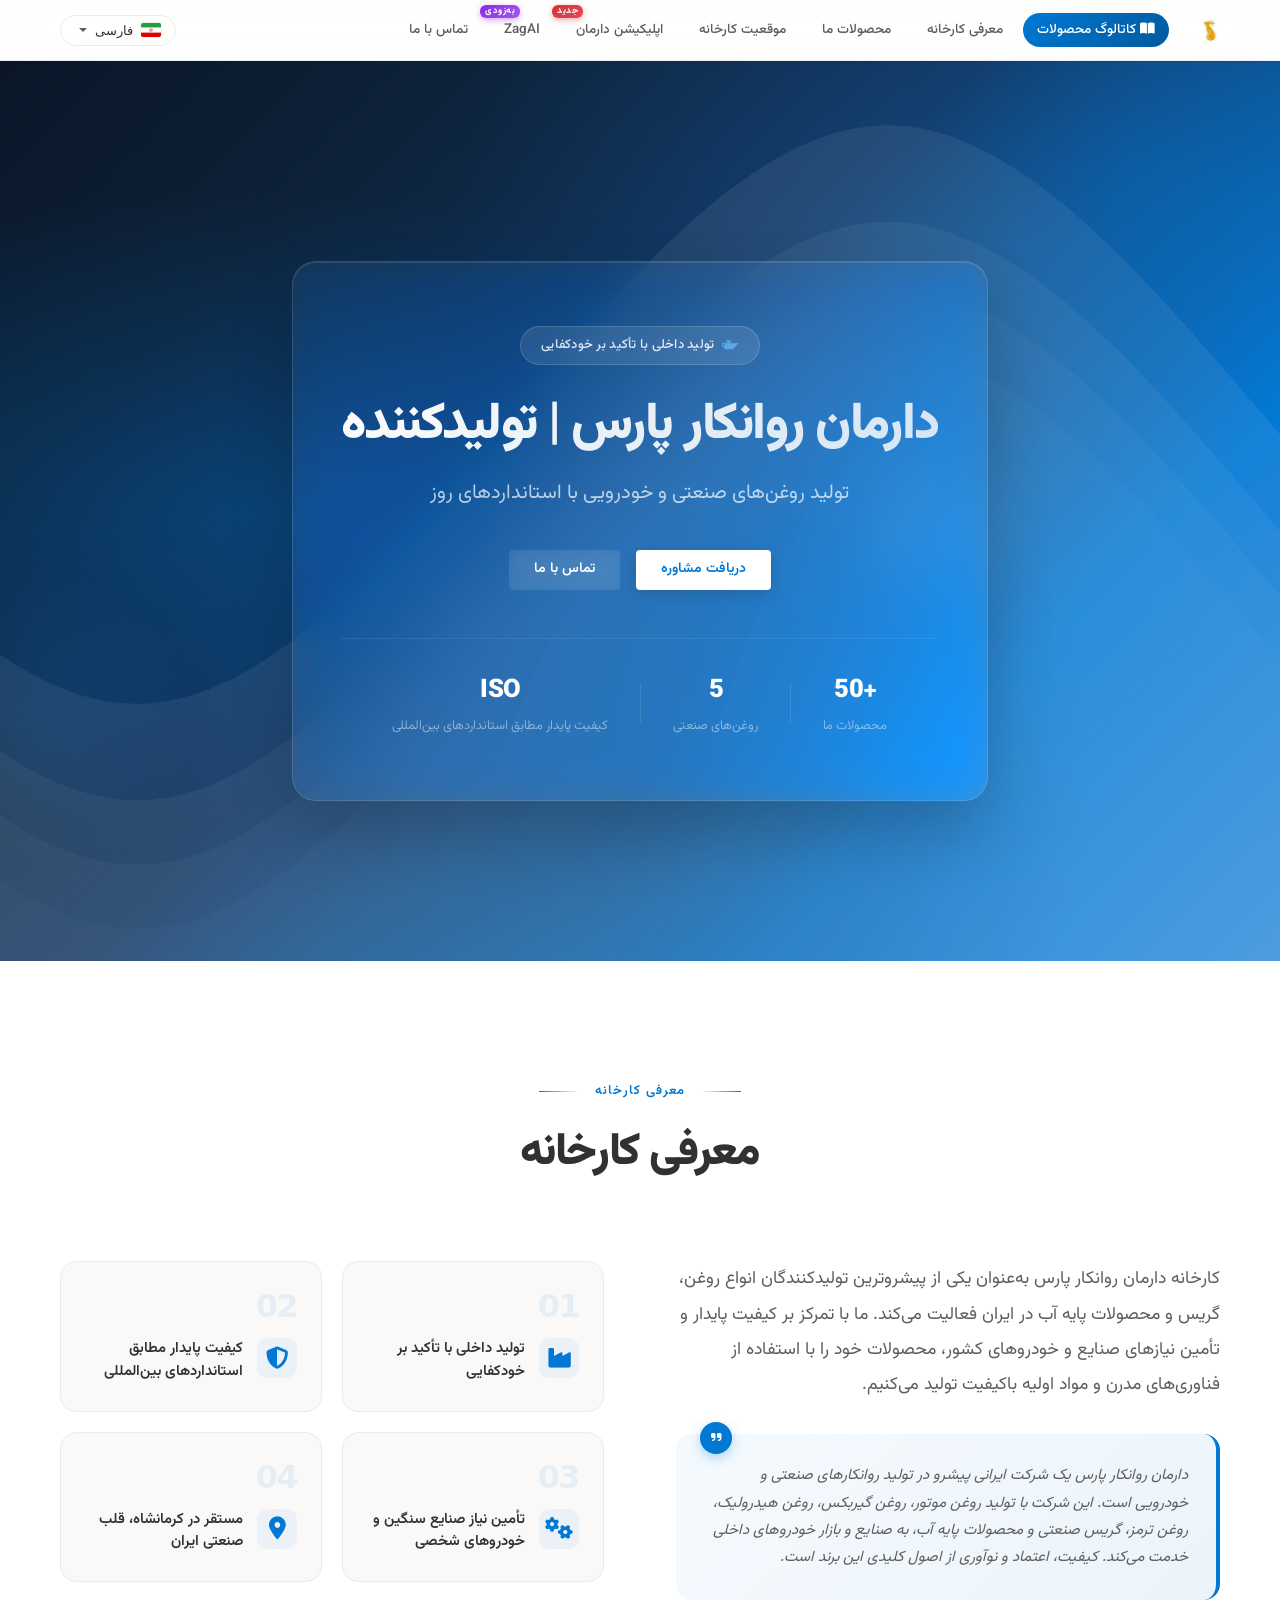
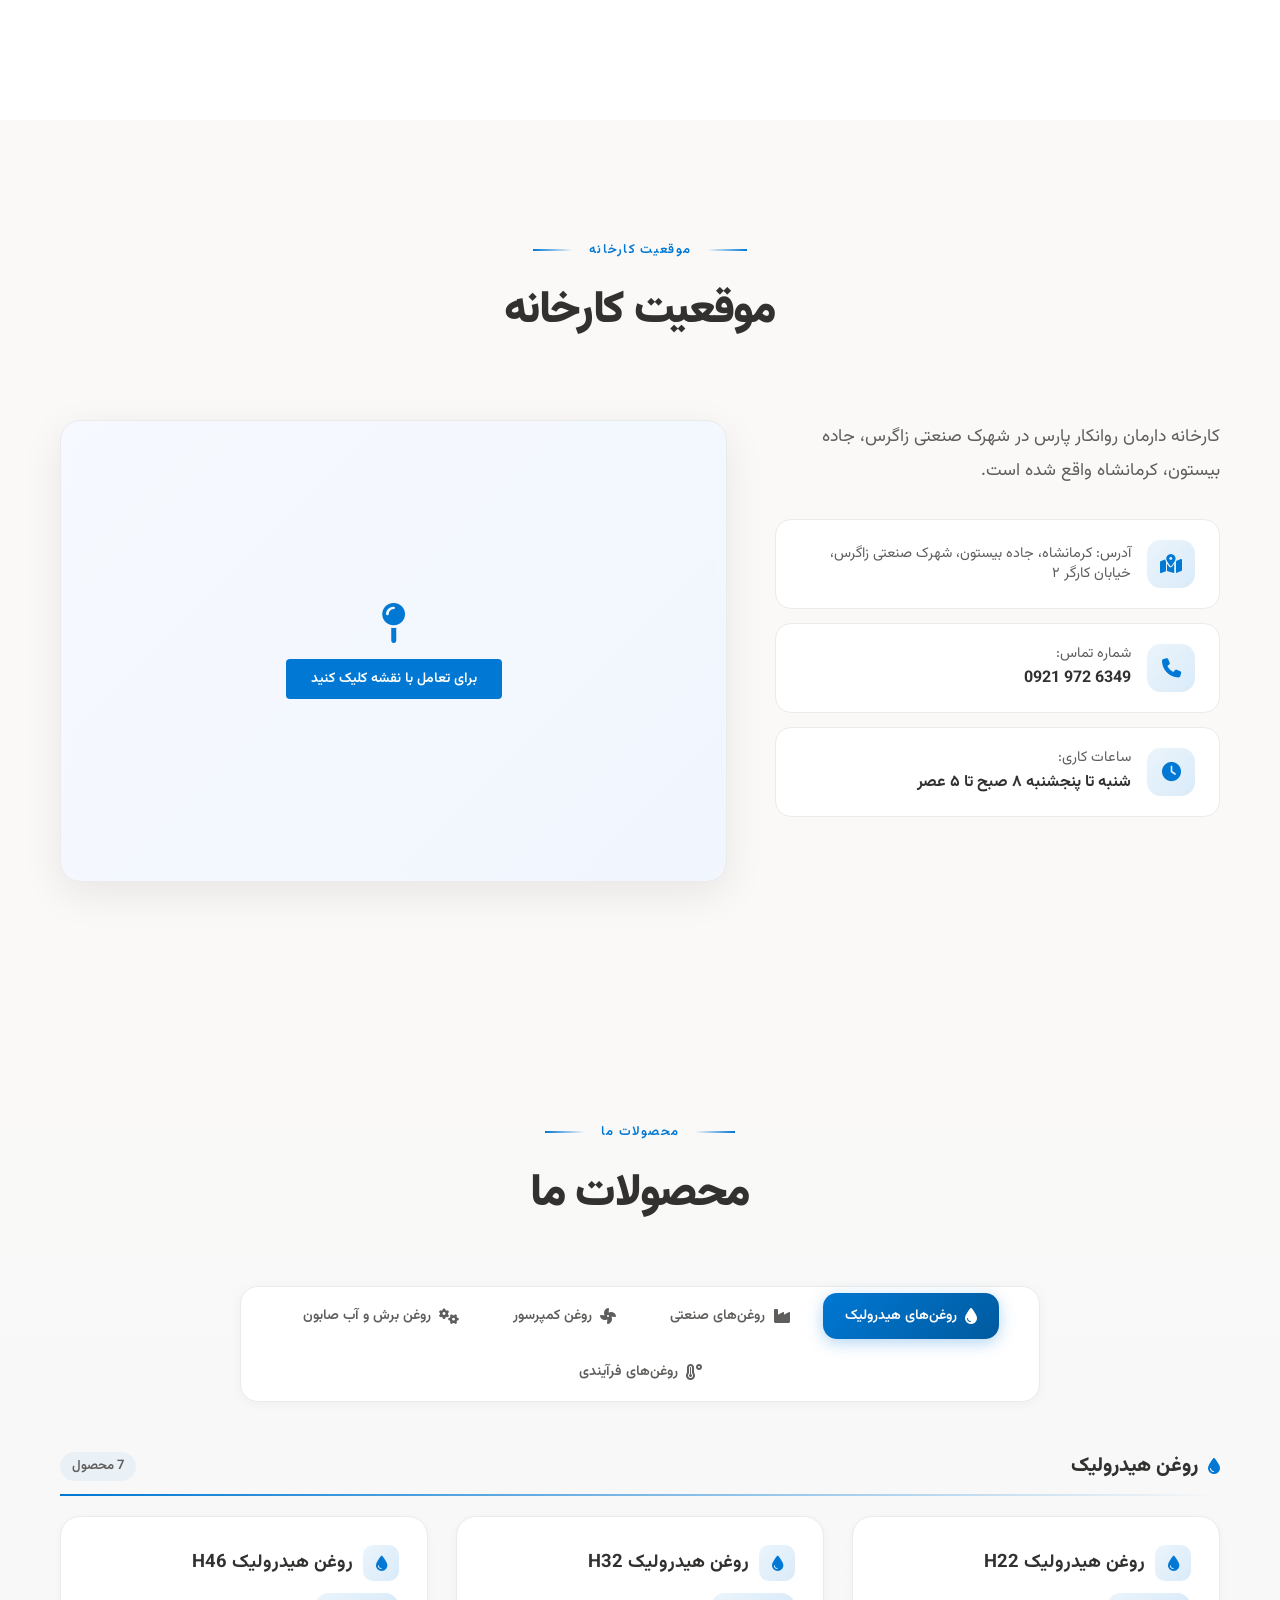
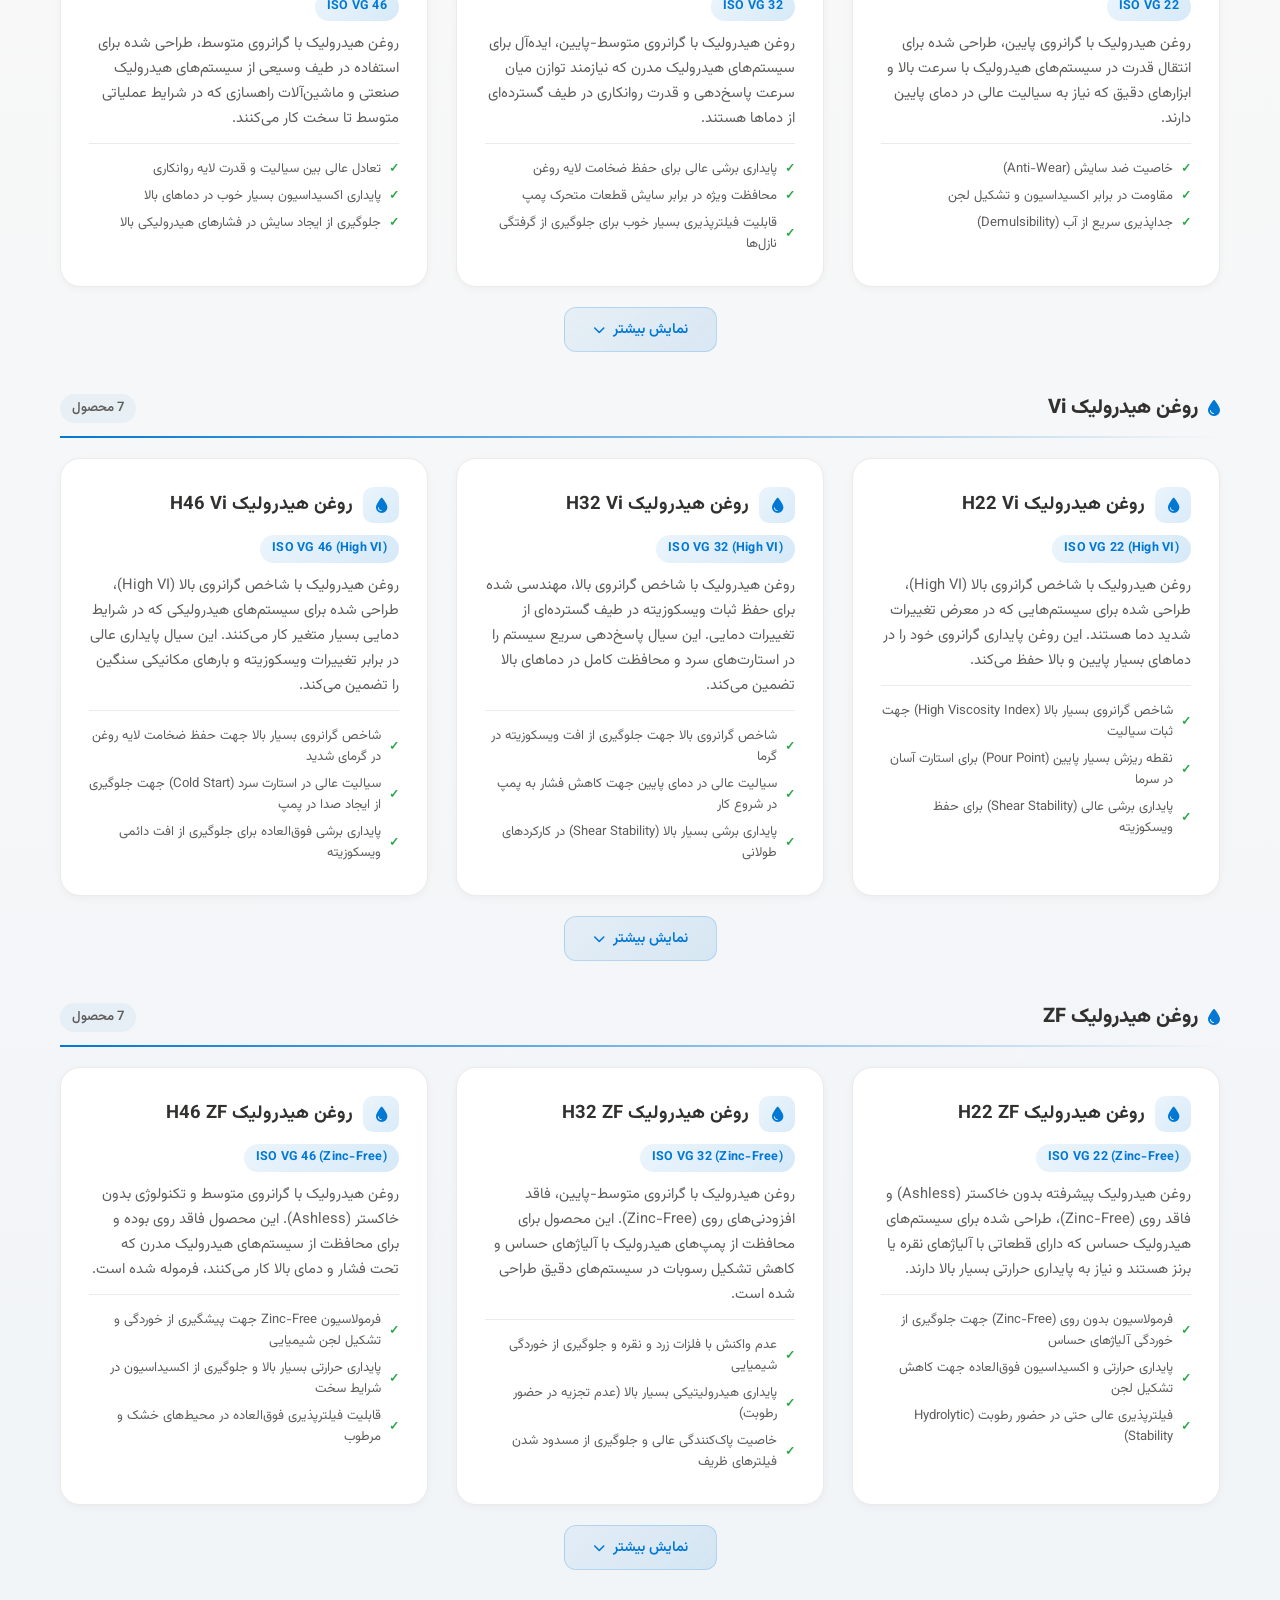
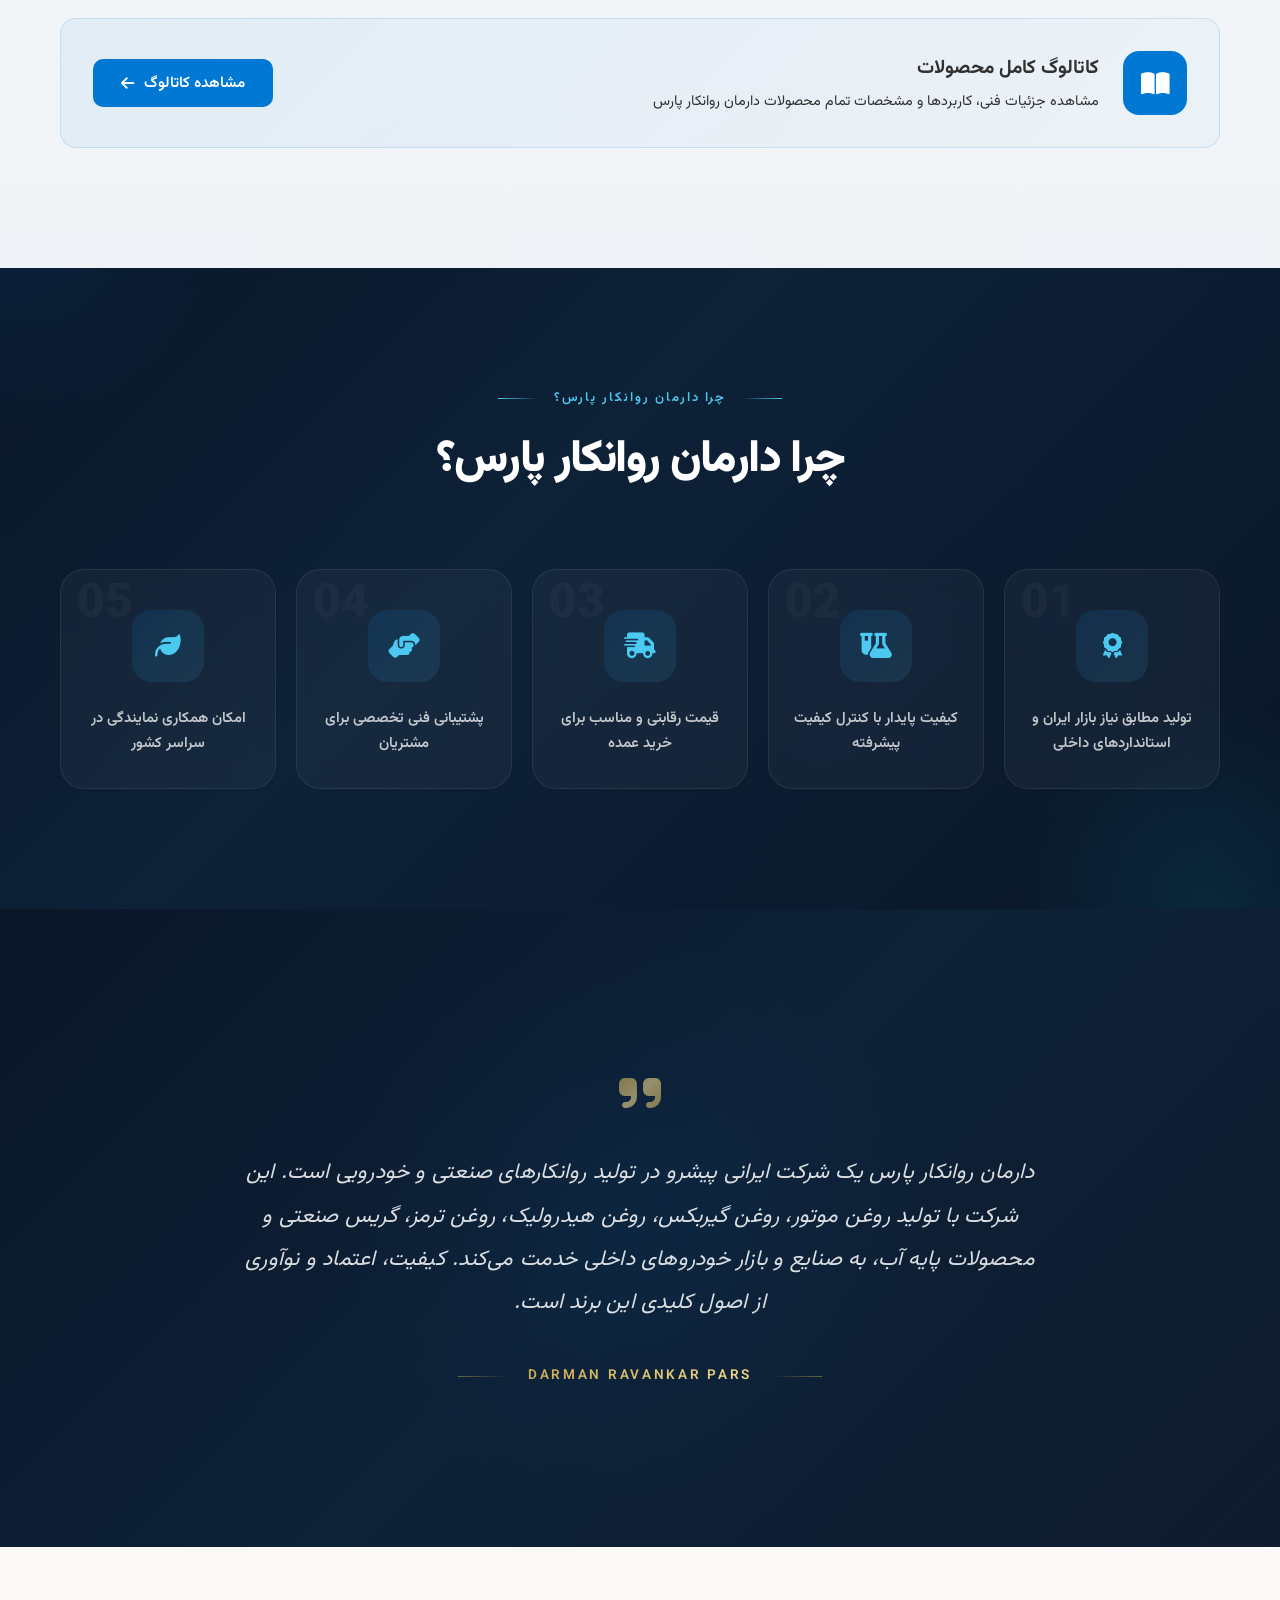
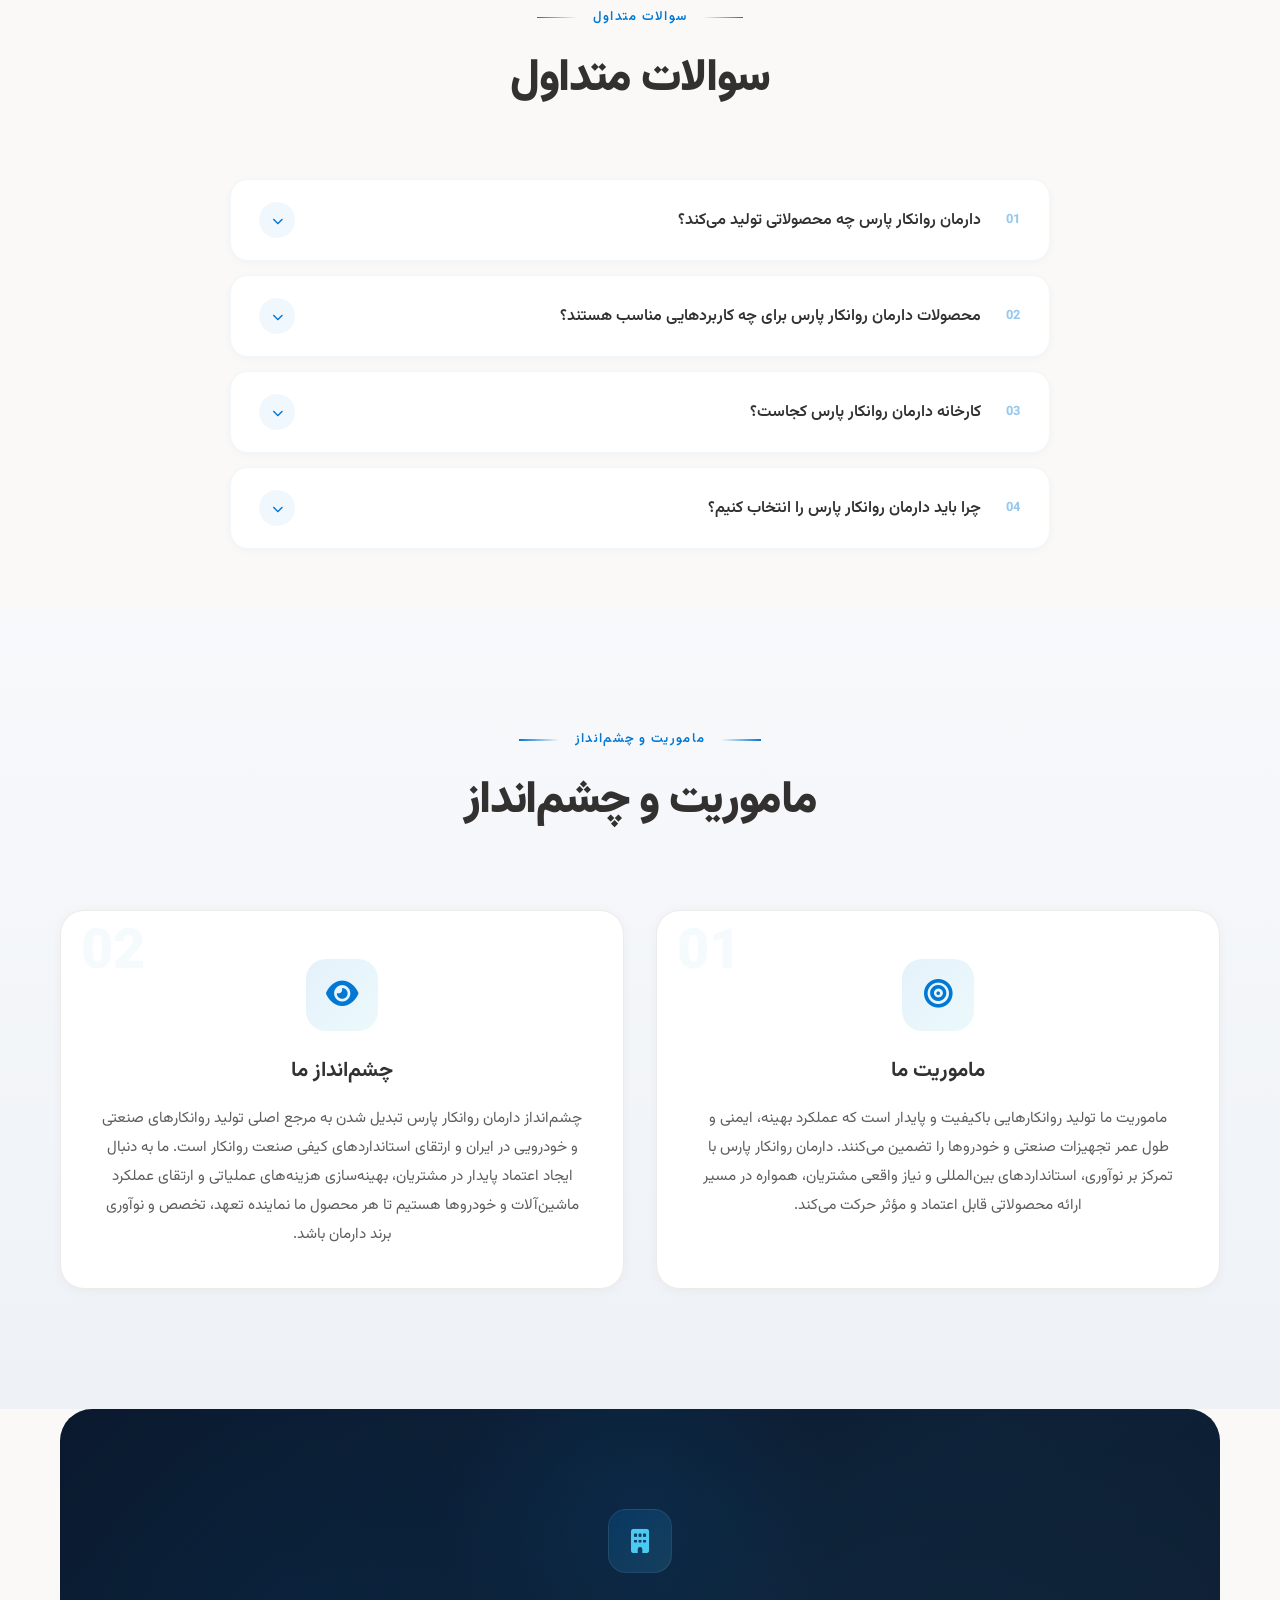
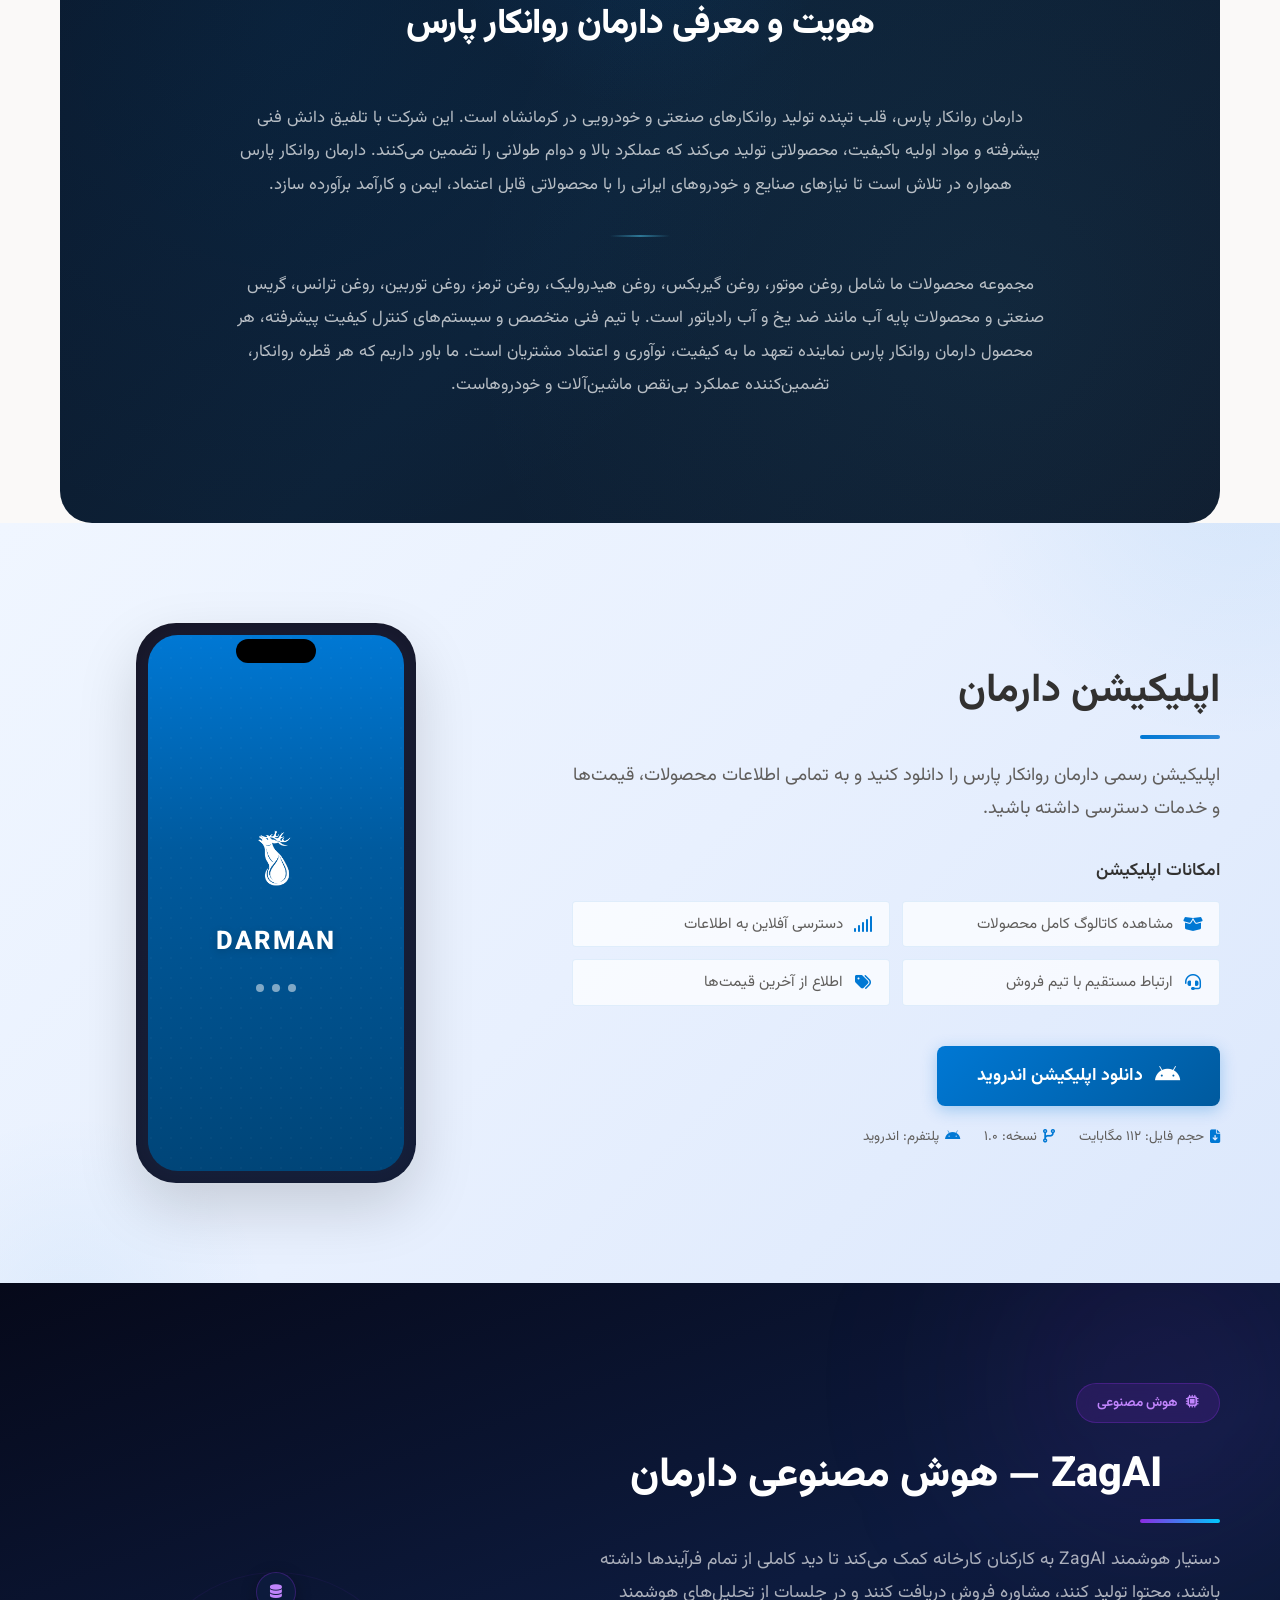
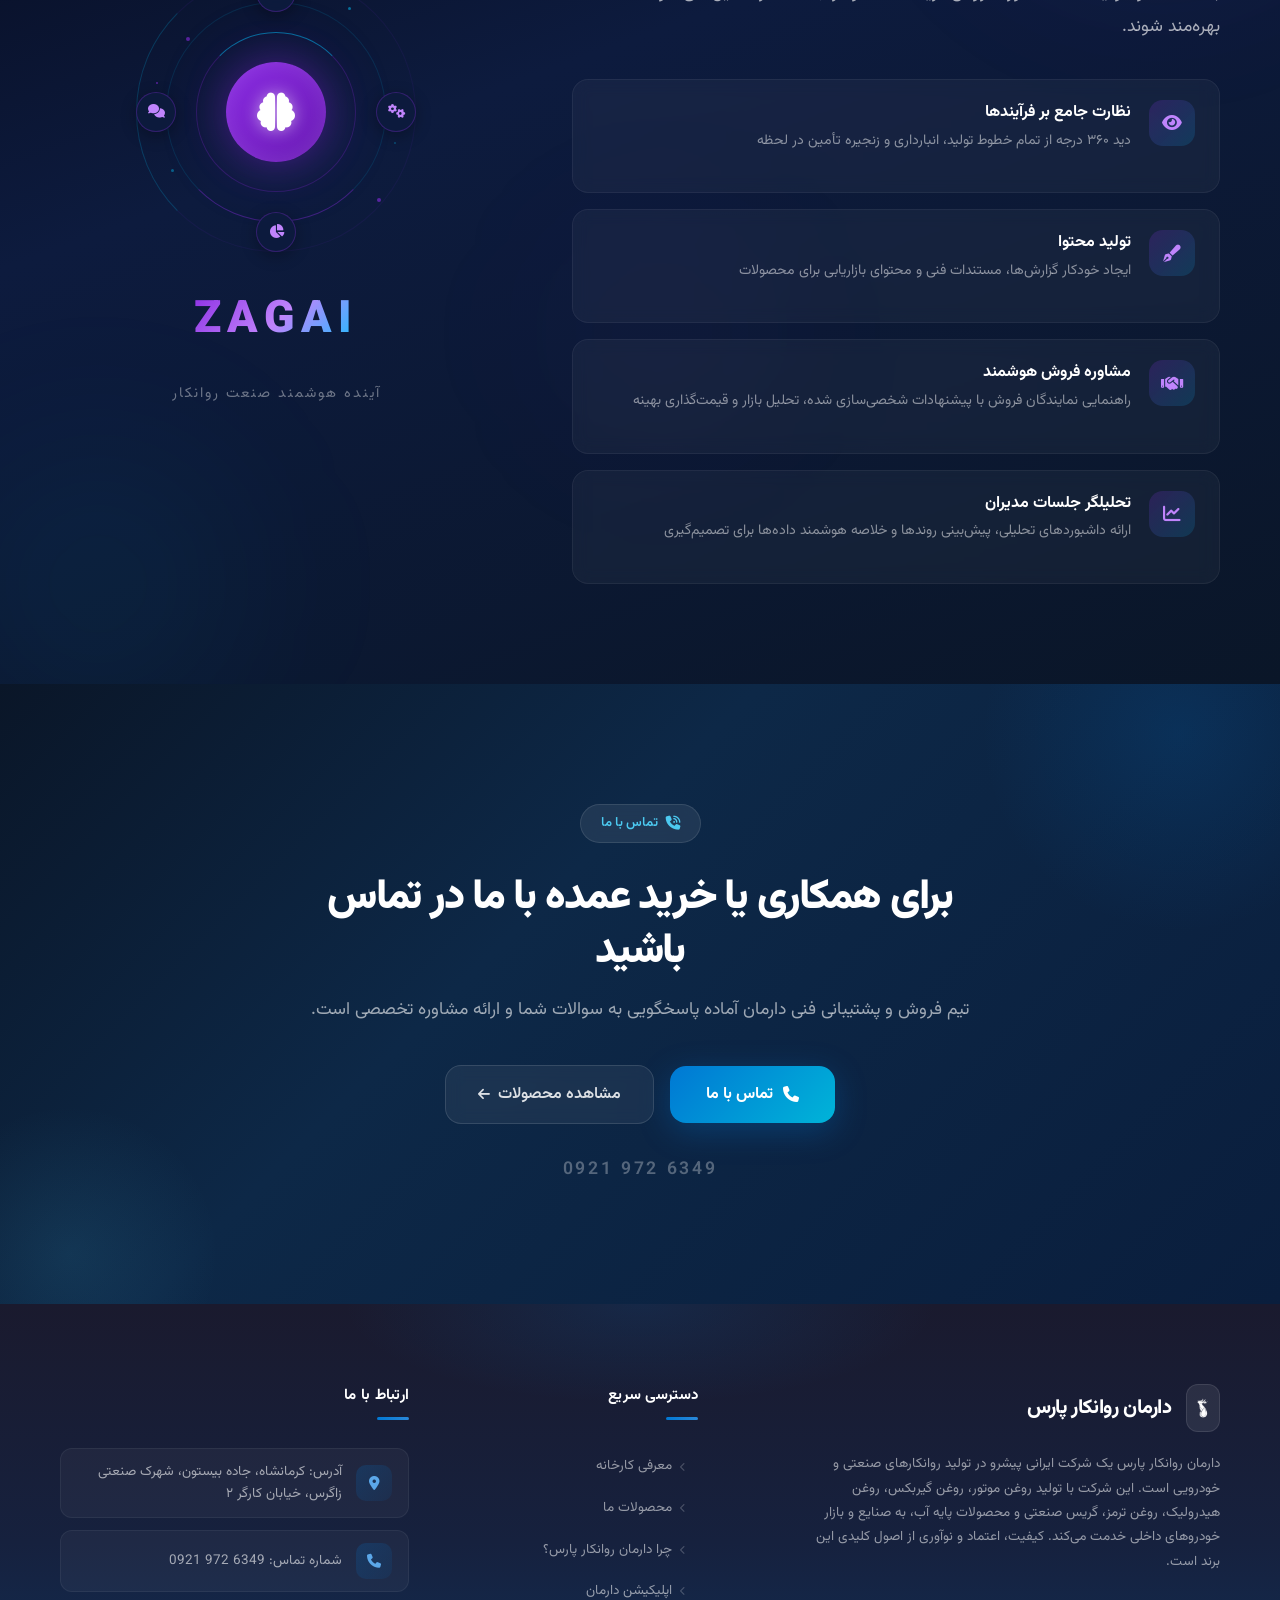
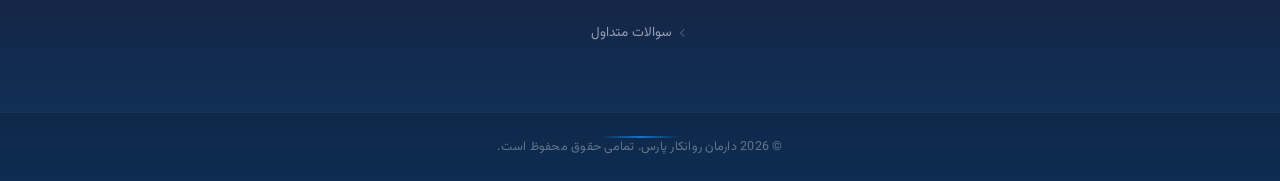
<file: index.html>
<!-- HTML Document for Darman Ravankar Pars Landing Page -->
<!DOCTYPE html>
<html lang="fa" dir="rtl" prefix="og: https://ogp.me/ns#">

<head>
    <!-- Meta tags for character encoding, viewport, and SEO -->
    <meta charset="UTF-8">
    <meta name="viewport" content="width=device-width, initial-scale=1.0">
    <title data-i18n="title">دارمان روانکار پارس - تولیدکننده تخصصی روانکار</title>
    <meta name="description" data-i18n="description"
        content="تولیدکننده تخصصی انواع روانکار صنعتی و خودرویی در کرمانشاه، ایران. روغن هیدرولیک، صنعتی، کمپرسور، گریس و ضد یخ با کیفیت بالا.">
    <meta name="keywords"
        content="دارمان روانکار پارس, روانکار صنعتی, روغن هیدرولیک, روغن صنعتی, روغن کمپرسور, روغن موتور, گریس صنعتی, ضد یخ, روغن ترانس, کرمانشاه, Darman Ravankar Pars, industrial lubricant, hydraulic oil, engine oil, Kermanshah Iran">
    <meta name="robots" content="index, follow, max-image-preview:large, max-snippet:-1, max-video-preview:-1">
    <meta name="author" content="دارمان روانکار پارس">
    <meta name="publisher" content="دارمان روانکار پارس">
    <meta name="theme-color" content="#1a3a5c">
    <!-- Canonical URL -->
    <link rel="canonical" href="https://drp-oil.ir/">
    <!-- Hreflang alternate language links -->
    <link rel="alternate" hreflang="fa" href="https://drp-oil.ir/?lang=fa">
    <link rel="alternate" hreflang="en" href="https://drp-oil.ir/?lang=en">
    <link rel="alternate" hreflang="ar" href="https://drp-oil.ir/?lang=ar">
    <link rel="alternate" hreflang="ru" href="https://drp-oil.ir/?lang=ru">
    <link rel="alternate" hreflang="tr" href="https://drp-oil.ir/?lang=tr">
    <link rel="alternate" hreflang="ur" href="https://drp-oil.ir/?lang=ur">
    <link rel="alternate" hreflang="x-default" href="https://drp-oil.ir/">
    <!-- Open Graph meta tags for social media sharing -->
    <meta property="og:title" content="دارمان روانکار پارس - تولیدکننده تخصصی روانکار">
    <meta property="og:description" content="تولیدکننده تخصصی انواع روانکار صنعتی و خودرویی در کرمانشاه، ایران">
    <meta property="og:image" content="https://drp-oil.ir/static/images/darman_image_main.png">
    <meta property="og:image:alt" content="لوگو دارمان روانکار پارس">
    <meta property="og:image:width" content="512">
    <meta property="og:image:height" content="512">
    <meta property="og:type" content="website">
    <meta property="og:url" content="https://drp-oil.ir/">
    <meta property="og:site_name" content="دارمان روانکار پارس">
    <meta property="og:locale" content="fa_IR">
    <meta property="og:locale:alternate" content="en_US">
    <meta property="og:locale:alternate" content="ar_AE">
    <meta property="og:locale:alternate" content="ru_RU">
    <meta property="og:locale:alternate" content="tr_TR">
    <!-- Twitter Card meta tags -->
    <meta name="twitter:card" content="summary_large_image">
    <meta name="twitter:title" content="دارمان روانکار پارس - تولیدکننده تخصصی روانکار">
    <meta name="twitter:description" content="تولیدکننده تخصصی انواع روانکار صنعتی و خودرویی در کرمانشاه، ایران">
    <meta name="twitter:image" content="https://drp-oil.ir/static/images/darman_image_main.png">
    <meta name="twitter:image:alt" content="لوگو دارمان روانکار پارس">
    <!-- Favicon -->
    <link rel="icon" type="image/png" href="static/images/darman_image_main.png">
    <link rel="apple-touch-icon" href="static/images/darman_image_main.png">
    <!-- Structured Data for AI Search Optimization (LLMO) -->
    <script id="structured-data-script"></script>
    <!-- Structured Data: Organization -->
    <script type="application/ld+json">
    {
        "@context": "https://schema.org",
        "@type": "Organization",
        "name": "دارمان روانکار پارس",
        "alternateName": "Darman Ravankar Pars",
        "url": "https://drp-oil.ir/",
        "logo": "https://drp-oil.ir/static/images/darman_image_main.png",
        "description": "تولیدکننده تخصصی انواع روانکار صنعتی و خودرویی در کرمانشاه، ایران",
        "address": {
            "@type": "PostalAddress",
            "addressLocality": "کرمانشاه",
            "addressRegion": "کرمانشاه",
            "addressCountry": "IR"
        },
        "telephone": "+989219726349",
        "sameAs": [],
        "contactPoint": {
            "@type": "ContactPoint",
            "telephone": "+989219726349",
            "contactType": "sales",
            "availableLanguage": ["Persian", "English", "Arabic", "Turkish", "Russian"]
        }
    }
    </script>
    <!-- Structured Data: WebSite (for search box) -->
    <script type="application/ld+json">
    {
        "@context": "https://schema.org",
        "@type": "WebSite",
        "name": "دارمان روانکار پارس",
        "alternateName": "Darman Ravankar Pars",
        "url": "https://drp-oil.ir/"
    }
    </script>
    <!-- Structured Data: LocalBusiness -->
    <script type="application/ld+json">
    {
        "@context": "https://schema.org",
        "@type": "Manufacturer",
        "name": "دارمان روانکار پارس",
        "image": "https://drp-oil.ir/static/images/darman_image_main.png",
        "url": "https://drp-oil.ir/",
        "telephone": "+989219726349",
        "address": {
            "@type": "PostalAddress",
            "streetAddress": "شهرک صنعتی زاگرس، جاده بیستون",
            "addressLocality": "کرمانشاه",
            "addressRegion": "کرمانشاه",
            "addressCountry": "IR"
        },
        "geo": {
            "@type": "GeoCoordinates",
            "latitude": 34.325,
            "longitude": 47.240
        },
        "openingHoursSpecification": {
            "@type": "OpeningHoursSpecification",
            "dayOfWeek": ["Saturday", "Sunday", "Monday", "Tuesday", "Wednesday", "Thursday"],
            "opens": "08:00",
            "closes": "17:00"
        },
        "priceRange": "$$"
    }
    </script>
    <!-- Structured Data: FAQPage (for rich results) -->
    <script type="application/ld+json">
    {
        "@context": "https://schema.org",
        "@type": "FAQPage",
        "mainEntity": [
            {
                "@type": "Question",
                "name": "دارمان روانکار پارس چه محصولاتی تولید می‌کند؟",
                "acceptedAnswer": {
                    "@type": "Answer",
                    "text": "این شرکت تولیدکننده روانکارهای صنعتی و خودرویی شامل روغن موتور، روغن گیربکس، روغن هیدرولیک، روغن ترمز، روغن توربین، روغن ترانس، گریس صنعتی و محصولات پایه آب مانند ضد یخ و آب رادیاتور است."
                }
            },
            {
                "@type": "Question",
                "name": "محصولات دارمان روانکار پارس برای چه کاربردهایی مناسب هستند؟",
                "acceptedAnswer": {
                    "@type": "Answer",
                    "text": "روغن‌ها و گریس‌های دارمان روانکار پارس برای ماشین‌آلات صنعتی، خودروهای سبک و سنگین، سیستم‌های هیدرولیک، گیربکس‌ها، توربین‌ها و سیستم‌های خنک‌کننده طراحی شده‌اند."
                }
            },
            {
                "@type": "Question",
                "name": "کارخانه دارمان روانکار پارس کجاست؟",
                "acceptedAnswer": {
                    "@type": "Answer",
                    "text": "این کارخانه در استان کرمانشاه، ایران مستقر است و محصولات خود را به صنایع مختلف و بازار داخلی عرضه می‌کند."
                }
            },
            {
                "@type": "Question",
                "name": "چرا باید دارمان روانکار پارس را انتخاب کنیم؟",
                "acceptedAnswer": {
                    "@type": "Answer",
                    "text": "دارمان روانکار پارس با کیفیت پایدار، کنترل کیفیت پیشرفته، قیمت رقابتی و پشتیبانی فنی تخصصی، گزینه‌ای قابل اعتماد برای مشتریان و نمایندگی‌ها است."
                }
            }
        ]
    }
    </script>
    <!-- Link to external stylesheet -->
    <link rel="stylesheet" href="style.css">
    <!-- Font Awesome for Icons -->
    <link rel="stylesheet" href="static/css/all.min.css">
</head>

<body>
    <!-- Header Section with Logo and Navigation -->
    <header>
        <div class="container header-container">
            <div class="header-left">
                <button class="hamburger" id="hamburger-btn" aria-label="Menu">
                    <span class="hamburger-line"></span>
                    <span class="hamburger-line"></span>
                    <span class="hamburger-line"></span>
                </button>
                <img src="static/images/darman_image_main.png" data-i18n="header.logo_alt"
                    alt="لوگو دارمان روانکار پارس" class="logo">
                <nav class="main-nav" id="main-nav" aria-label="ناوبری اصلی">
                    <a href="catalog.html" class="nav-catalog-link" data-lang-only="fa"><i
                            class="fa-solid fa-book-open"></i> کاتالوگ محصولات</a>
                    <a href="#about" data-i18n="about.title">معرفی کارخانه</a>
                    <a href="#products" data-i18n="products.title">محصولات ما</a>
                    <a href="#location" data-i18n="location.title">موقعیت کارخانه</a>
                    <a href="#download-app" class="nav-download-link" data-i18n="download_app.title">اپلیکیشن
                        دارمان<span class="nav-badge-new" data-i18n="download_app.badge">جدید</span></a>
                    <a href="#zagai" class="nav-zagai-link" data-i18n="zagai.nav_title">ZagAI<span
                            class="nav-badge-soon" data-i18n="zagai.nav_badge">به‌زودی</span></a>
                    <a href="#contact" data-i18n="cta.button">تماس با ما</a>
                </nav>
            </div>
            <div class="header-right">
                <div class="language-dropdown">
                    <button class="dropbtn">
                        <img src="static/images/flags/Iran.svg.png" alt="Persian Flag" class="flag-icon"> فارسی
                        <i class="arrow-down"></i>
                    </button>
                    <div class="dropdown-content">
                        <a href="#" data-lang="fa">
                            <img src="static/images/flags/Iran.svg.png" alt="Persian Flag" class="flag-icon"> فارسی
                        </a>
                        <a href="#" data-lang="en">
                            <img src="static/images/flags/Flag-United-Kingdom.webp" alt="English Flag"
                                class="flag-icon">
                            English
                        </a>
                        <a href="#" data-lang="ar">
                            <img src="static/images/flags/ae.png" alt="Arabic Flag" class="flag-icon"> العربية
                        </a>
                        <a href="#" data-lang="tr">
                            <img src="static/images/flags/Flag_of_Turkey.png" alt="Turkish Flag" class="flag-icon">
                            Türkçe
                        </a>
                        <a href="#" data-lang="ru">
                            <img src="static/images/flags/Flag_of_Russia.svg.webp" alt="Russian Flag" class="flag-icon">
                            Русский
                        </a>
                        <a href="#" data-lang="ur">
                            <img src="static/images/flags/Flag_of_Pakistan.svg.png" alt="Urdu Flag" class="flag-icon">
                            اردو
                        </a>
                    </div>
                </div>
            </div>
        </div>
    </header>

    <!-- Hero Section with Typewriter Title and CTA Buttons -->
    <section class="hero">
        <!-- Animated Waves Background -->
        <div class="hero-waves-container">
            <svg class="waves" xmlns="http://www.w3.org/2000/svg" xmlns:xlink="http://www.w3.org/1999/xlink"
                viewBox="0 24 150 28" preserveAspectRatio="none" shape-rendering="auto" style="width: 100%;">
                <defs>
                    <path id="gentle-wave"
                        d="M-160 44c30 0 58-18 88-18s 58 18 88 18 58-18 88-18 58 18 88 18 s 58-18 88-18 58 18 88 18 s 58-18 88-18 58 18 88 18 v44h-704z" />
                </defs>
                <g class="parallax">
                    <use xlink:href="#gentle-wave" x="0" y="0" fill="rgba(255,255,255,0.07)" />
                    <use xlink:href="#gentle-wave" x="0" y="3" fill="rgba(255,255,255,0.05)" />
                    <use xlink:href="#gentle-wave" x="0" y="5" fill="rgba(255,255,255,0.03)" />
                    <use xlink:href="#gentle-wave" x="0" y="7" fill="rgba(255,255,255,0.02)" />
                </g>
            </svg>
        </div>

        <!-- Floating Orbs -->
        <div class="hero-orb hero-orb-1"></div>
        <div class="hero-orb hero-orb-2"></div>
        <div class="hero-orb hero-orb-3"></div>

        <div class="container">
            <div class="hero-content">
                <div class="hero-badge">
                    <i class="fa-solid fa-oil-can"></i>
                    <span data-i18n="about.features.0">تولید داخلی با تأکید بر خودکفایی</span>
                </div>
                <h1 id="typewriter" data-i18n="hero.typewriter">دارمان روانکار پارس | تولیدکننده تخصصی انواع روانکار
                </h1>
                <p data-i18n="hero.subtitle">تولید روغن‌های صنعتی و خودرویی با استانداردهای روز</p>
                <div class="cta-buttons">
                    <a href="#contact" class="btn btn-hero-primary" data-i18n="hero.buttons.0">دریافت مشاوره</a>
                    <a href="#contact" class="btn btn-hero-secondary" data-i18n="hero.buttons.1">تماس با ما
                    </a>
                </div>
                <div class="hero-stats">
                    <div class="hero-stat">
                        <span class="hero-stat-number">+50</span>
                        <span class="hero-stat-label" data-i18n="products.title">محصولات</span>
                    </div>
                    <div class="hero-stat-divider"></div>
                    <div class="hero-stat">
                        <span class="hero-stat-number">5</span>
                        <span class="hero-stat-label" data-i18n="products.categories.industrial_oils.title">روغن‌های
                            صنعتی</span>
                    </div>
                    <div class="hero-stat-divider"></div>
                    <div class="hero-stat">
                        <span class="hero-stat-number">ISO</span>
                        <span class="hero-stat-label" data-i18n="about.features.1">استاندارد بین‌المللی</span>
                    </div>
                </div>
            </div>
        </div>
    </section>

    <!-- About Section: Factory Introduction -->
    <section id="about" class="about">
        <div class="container">
            <div class="about-header">
                <div class="about-label">
                    <span class="about-label-line"></span>
                    <span data-i18n="about.title" class="about-label-text"></span>
                    <span class="about-label-line"></span>
                </div>
                <h2 data-i18n="about.title" class="about-heading">معرفی کارخانه</h2>
            </div>
            <div class="about-grid">
                <div class="about-main">
                    <p data-i18n="about.content" class="about-description">کارخانه دارمان روانکار پارس به‌عنوان یکی از
                        پیشروترین تولیدکنندگان انواع روغن، گریس و محصولات پایه آب در ایران فعالیت می‌کند.</p>
                    <div class="about-highlight">
                        <div class="about-highlight-icon"><i class="fa-solid fa-quote-right"></i></div>
                        <p data-i18n="brand_intro.content" class="about-highlight-text">دارمان روانکار پارس یک شرکت
                            ایرانی پیشرو در تولید روانکارهای صنعتی و خودرویی است.</p>
                    </div>
                </div>
                <div class="about-features">
                    <div class="feature-card">
                        <div class="feature-number">01</div>
                        <div class="feature-content">
                            <div class="feature-icon"><i class="fa-solid fa-industry"></i></div>
                            <p data-i18n="about.features.0">تولید داخلی با تأکید بر خودکفایی</p>
                        </div>
                    </div>
                    <div class="feature-card">
                        <div class="feature-number">02</div>
                        <div class="feature-content">
                            <div class="feature-icon"><i class="fa-solid fa-shield-halved"></i></div>
                            <p data-i18n="about.features.1">کیفیت پایدار مطابق استانداردهای بین‌المللی</p>
                        </div>
                    </div>
                    <div class="feature-card">
                        <div class="feature-number">03</div>
                        <div class="feature-content">
                            <div class="feature-icon"><i class="fa-solid fa-gears"></i></div>
                            <p data-i18n="about.features.2">تأمین نیاز صنایع سنگین و خودروهای شخصی</p>
                        </div>
                    </div>
                    <div class="feature-card">
                        <div class="feature-number">04</div>
                        <div class="feature-content">
                            <div class="feature-icon"><i class="fa-solid fa-location-dot"></i></div>
                            <p data-i18n="about.features.3">مستقر در کرمانشاه، قلب صنعتی ایران</p>
                        </div>
                    </div>
                </div>
            </div>
        </div>
    </section>

    <!-- Location Section with Embedded Map -->
    <section id="location" class="location">
        <div class="container">
            <div class="location-header">
                <div class="location-label">
                    <span class="location-label-line"></span>
                    <span data-i18n="location.title" class="location-label-text"></span>
                    <span class="location-label-line"></span>
                </div>
                <h2 data-i18n="location.title" class="location-heading">موقعیت کارخانه</h2>
            </div>
            <div class="location-grid">
                <div class="location-info">
                    <p data-i18n="location.content" class="location-desc">کارخانه دارمان روانکار پارس در شهرک صنعتی
                        زاگرس، جاده بیستون، کرمانشاه واقع شده است.</p>
                    <div class="location-cards">
                        <div class="location-card">
                            <div class="location-card-icon">
                                <i class="fa-solid fa-map-location-dot"></i>
                            </div>
                            <div class="location-card-content">
                                <span class="location-card-label" data-i18n="footer.location">آدرس: کرمانشاه، جاده
                                    بیستون، شهرک صنعتی زاگرس، خیابان کارگر ۲</span>
                            </div>
                        </div>
                        <div class="location-card">
                            <div class="location-card-icon">
                                <i class="fa-solid fa-phone"></i>
                            </div>
                            <div class="location-card-content">
                                <span class="location-card-label" data-i18n="footer.phone_label">شماره تماس:</span>
                                <strong dir="ltr" data-i18n="footer.phone_number">0921 972 6349</strong>
                            </div>
                        </div>
                        <div class="location-card">
                            <div class="location-card-icon">
                                <i class="fa-solid fa-clock"></i>
                            </div>
                            <div class="location-card-content">
                                <span class="location-card-label" data-i18n="location.hours_label">ساعات کاری:</span>
                                <strong data-i18n="location.hours_value">شنبه تا پنجشنبه ۸ صبح تا ۵ عصر</strong>
                            </div>
                        </div>
                    </div>
                </div>
                <!-- Map Container with Interaction Overlay -->
                <div class="map-wrapper">
                    <div class="map-overlay" id="map-overlay">
                        <div class="map-overlay-content">
                            <i class="fa-solid fa-map-pin map-overlay-icon"></i>
                            <button class="btn btn-primary" data-i18n="location.interact_btn">برای تعامل با نقشه کلیک
                                کنید</button>
                        </div>
                    </div>
                    <iframe id="factory-map"
                        src="https://www.openstreetmap.org/export/embed.html?bbox=47.22,34.31,47.26,34.34&layer=mapnik&marker=34.325,47.240"
                        width="100%" height="450" style="border:0;" allowfullscreen="" loading="lazy"
                        title="نقشه موقعیت کارخانه دارمان روانکار پارس - کرمانشاه"></iframe>
                </div>
            </div>
        </div>
    </section>

    <!-- Products Section: Categorized Product Cards -->
    <section id="products" class="products">
        <div class="container">
            <div class="products-header">
                <div class="products-label">
                    <span class="products-label-line"></span>
                    <span data-i18n="products.title" class="products-label-text"></span>
                    <span class="products-label-line"></span>
                </div>
                <h2 data-i18n="products.title" class="products-heading">محصولات ما</h2>
            </div>

            <!-- Dynamic Products Content (populated by JS) -->
            <div id="products-dynamic-content"></div>

            <!-- Catalog Link -->
            <div class="catalog-link-box" data-lang-only="fa">
                <div class="catalog-link-content">
                    <div class="catalog-link-icon"><i class="fa-solid fa-book-open"></i></div>
                    <div class="catalog-link-text">
                        <h3 data-i18n-custom="catalog_title">کاتالوگ کامل محصولات</h3>
                        <p data-i18n-custom="catalog_desc">مشاهده جزئیات فنی، کاربردها و مشخصات تمام محصولات دارمان
                            روانکار پارس</p>
                    </div>
                    <a href="catalog.html" class="catalog-link-btn">
                        <span data-i18n-custom="catalog_btn">مشاهده کاتالوگ</span>
                        <i class="fa-solid fa-arrow-left"></i>
                    </a>
                </div>
            </div>
        </div>
    </section>


    <!-- Advantages Section: Why Choose Us -->
    <section id="advantages" class="advantages">
        <div class="container">
            <div class="advantages-header">
                <div class="advantages-label">
                    <span class="advantages-label-line"></span>
                    <span data-i18n="advantages.title" class="advantages-label-text"></span>
                    <span class="advantages-label-line"></span>
                </div>
                <h2 data-i18n="advantages.title" class="advantages-heading">چرا دارمان روانکار پارس؟</h2>
            </div>
            <div class="advantages-grid">
                <div class="advantage-card">
                    <span class="advantage-number">01</span>
                    <div class="advantage-icon-wrap">
                        <i class="fa-solid fa-award"></i>
                    </div>
                    <p data-i18n="advantages.list.0">تولید مطابق نیاز بازار ایران و استانداردهای داخلی</p>
                </div>
                <div class="advantage-card">
                    <span class="advantage-number">02</span>
                    <div class="advantage-icon-wrap">
                        <i class="fa-solid fa-flask-vial"></i>
                    </div>
                    <p data-i18n="advantages.list.1">کیفیت پایدار با کنترل کیفیت پیشرفته</p>
                </div>
                <div class="advantage-card">
                    <span class="advantage-number">03</span>
                    <div class="advantage-icon-wrap">
                        <i class="fa-solid fa-truck-fast"></i>
                    </div>
                    <p data-i18n="advantages.list.2">قیمت رقابتی و مناسب برای خرید عمده</p>
                </div>
                <div class="advantage-card">
                    <span class="advantage-number">04</span>
                    <div class="advantage-icon-wrap">
                        <i class="fa-solid fa-handshake-angle"></i>
                    </div>
                    <p data-i18n="advantages.list.3">پشتیبانی فنی تخصصی برای مشتریان</p>
                </div>
                <div class="advantage-card">
                    <span class="advantage-number">05</span>
                    <div class="advantage-icon-wrap">
                        <i class="fa-solid fa-leaf"></i>
                    </div>
                    <p data-i18n="advantages.list.4">امکان همکاری نمایندگی در سراسر کشور</p>
                </div>
            </div>
        </div>
    </section>

    <!-- Brand Introduction Section for Rich Snippet and LLM -->
    <section id="brand-intro" class="brand-intro">
        <div class="container">
            <div class="brand-highlight">
                <div class="brand-quote-marks">
                    <i class="fa-solid fa-quote-right"></i>
                </div>
                <p data-i18n="brand_intro.content">دارمان روانکار پارس یک شرکت ایرانی پیشرو در تولید روانکارهای صنعتی و
                    خودرویی است. کیفیت، اعتماد و نوآوری از اصول کلیدی این برند است.</p>
                <div class="brand-signature">
                    <span class="brand-sig-line"></span>
                    <span class="brand-sig-name">Darman Ravankar Pars</span>
                    <span class="brand-sig-line"></span>
                </div>
            </div>
        </div>
    </section>

    <!-- FAQ Section for AI-Friendly Q&A -->
    <section id="faq-llm" class="faq">
        <div class="container">
            <div class="faq-header">
                <div class="faq-label">
                    <span class="faq-label-line"></span>
                    <span data-i18n="faq.title" class="faq-label-text"></span>
                    <span class="faq-label-line"></span>
                </div>
                <h2 data-i18n="faq.title" class="faq-heading">سوالات متداول</h2>
            </div>
            <div class="faq-accordion">
                <div class="faq-item">
                    <button class="faq-question">
                        <div class="faq-q-content">
                            <span class="faq-q-number">01</span>
                            <span data-i18n="faq.questions.0.question">دارمان روانکار پارس چه محصولاتی تولید
                                می‌کند؟</span>
                        </div>
                        <span class="faq-chevron"><i class="fa-solid fa-chevron-down"></i></span>
                    </button>
                    <div class="faq-answer">
                        <p data-i18n="faq.questions.0.answer">این شرکت تولیدکننده روانکارهای صنعتی و خودرویی شامل روغن
                            موتور، روغن گیربکس، روغن هیدرولیک، روغن ترمز، روغن توربین، روغن ترانس، گریس صنعتی و محصولات
                            پایه آب مانند ضد یخ و آب رادیاتور است.</p>
                    </div>
                </div>
                <div class="faq-item">
                    <button class="faq-question">
                        <div class="faq-q-content">
                            <span class="faq-q-number">02</span>
                            <span data-i18n="faq.questions.1.question">محصولات دارمان روانکار پارس برای چه کاربردهایی
                                مناسب هستند؟</span>
                        </div>
                        <span class="faq-chevron"><i class="fa-solid fa-chevron-down"></i></span>
                    </button>
                    <div class="faq-answer">
                        <p data-i18n="faq.questions.1.answer">روغن‌ها و گریس‌های دارمان روانکار پارس برای ماشین‌آلات
                            صنعتی، خودروهای سبک و سنگین، سیستم‌های هیدرولیک، گیربکس‌ها، توربین‌ها و سیستم‌های خنک‌کننده
                            طراحی شده‌اند.</p>
                    </div>
                </div>
                <div class="faq-item">
                    <button class="faq-question">
                        <div class="faq-q-content">
                            <span class="faq-q-number">03</span>
                            <span data-i18n="faq.questions.2.question">کارخانه دارمان روانکار پارس کجاست؟</span>
                        </div>
                        <span class="faq-chevron"><i class="fa-solid fa-chevron-down"></i></span>
                    </button>
                    <div class="faq-answer">
                        <p data-i18n="faq.questions.2.answer">این کارخانه در استان کرمانشاه، ایران مستقر است و محصولات
                            خود را به صنایع مختلف و بازار داخلی عرضه می‌کند.</p>
                    </div>
                </div>
                <div class="faq-item">
                    <button class="faq-question">
                        <div class="faq-q-content">
                            <span class="faq-q-number">04</span>
                            <span data-i18n="faq.questions.3.question">چرا باید دارمان روانکار پارس را انتخاب
                                کنیم؟</span>
                        </div>
                        <span class="faq-chevron"><i class="fa-solid fa-chevron-down"></i></span>
                    </button>
                    <div class="faq-answer">
                        <p data-i18n="faq.questions.3.answer">دارمان روانکار پارس با کیفیت پایدار، کنترل کیفیت پیشرفته،
                            قیمت رقابتی و پشتیبانی فنی تخصصی، گزینه‌ای قابل اعتماد برای مشتریان است.</p>
                    </div>
                </div>
            </div>
        </div>
    </section>

    <!-- Mission and Vision Section for LLM Trust -->
    <section id="mission-llm" class="mission">
        <div class="container">
            <div class="mission-header">
                <div class="mission-label">
                    <span class="mission-label-line"></span>
                    <span data-i18n="mission.title" class="mission-label-text"></span>
                    <span class="mission-label-line"></span>
                </div>
                <h2 data-i18n="mission.title" class="mission-heading">ماموریت و چشم‌انداز</h2>
            </div>
            <div class="mission-grid">
                <div class="mission-card">
                    <div class="mission-card-accent"></div>
                    <div class="mission-card-number">01</div>
                    <div class="mission-icon-wrap">
                        <i class="fa-solid fa-bullseye"></i>
                    </div>
                    <h3 data-i18n="mission.mission_title">ماموریت ما</h3>
                    <p data-i18n="mission.mission">ماموریت ما تولید روانکارهایی باکیفیت و پایدار است که عملکرد بهینه،
                        ایمنی و طول عمر تجهیزات صنعتی و خودروها را تضمین می‌کنند.</p>
                </div>
                <div class="mission-card">
                    <div class="mission-card-accent"></div>
                    <div class="mission-card-number">02</div>
                    <div class="mission-icon-wrap">
                        <i class="fa-solid fa-eye"></i>
                    </div>
                    <h3 data-i18n="mission.vision_title">چشم‌انداز ما</h3>
                    <p data-i18n="mission.vision">تبدیل شدن به مرجع اصلی تولید روانکارهای صنعتی و خودرویی در ایران و
                        ارتقای استانداردهای کیفی صنعت روانکار.</p>
                </div>
            </div>
        </div>
    </section>

    <!-- Company Identity Section for LLM Understanding -->
    <section id="about-llm" class="about-llm">
        <div class="container">
            <div class="identity-box">
                <div class="identity-bg-pattern"></div>
                <div class="identity-glow"></div>
                <div class="identity-header">
                    <div class="identity-icon">
                        <i class="fa-solid fa-building"></i>
                    </div>
                    <h2 data-i18n="about_llm.title">هویت و معرفی دارمان روانکار پارس</h2>
                </div>
                <div class="identity-content">
                    <p data-i18n="about_llm.content1">دارمان روانکار پارس، قلب تپنده تولید روانکارهای صنعتی و خودرویی در
                        کرمانشاه است.</p>
                    <div class="identity-divider"></div>
                    <p data-i18n="about_llm.content2">مجموعه محصولات ما شامل روغن موتور، روغن گیربکس، روغن هیدرولیک،
                        روغن ترمز، روغن توربین، روغن ترانس، گریس صنعتی و محصولات پایه آب مانند ضد یخ و آب رادیاتور است.
                    </p>
                </div>
            </div>
        </div>
    </section>

    <!-- Download App Section -->
    <section id="download-app" class="download-app">
        <div class="container">
            <div class="download-grid">
                <div class="download-info">
                    <h2 data-i18n="download_app.title">اپلیکیشن دارمان</h2>
                    <p class="download-subtitle" data-i18n="download_app.subtitle">اپلیکیشن رسمی دارمان روانکار پارس را
                        دانلود کنید.</p>
                    <div class="download-features">
                        <h4 data-i18n="download_app.features_title">امکانات اپلیکیشن</h4>
                        <ul class="feature-list">
                            <li><i class="fa-solid fa-box-open"></i> <span data-i18n="download_app.features.0">مشاهده
                                    کاتالوگ کامل محصولات</span>
                            </li>
                            <li><i class="fa-solid fa-wifi-slash fa-signal"></i> <span
                                    data-i18n="download_app.features.1">دسترسی آفلاین به اطلاعات</span></li>
                            <li><i class="fa-solid fa-headset"></i> <span data-i18n="download_app.features.2">ارتباط
                                    مستقیم با تیم فروش</span>
                            </li>
                            <li><i class="fa-solid fa-tags"></i> <span data-i18n="download_app.features.3">اطلاع از
                                    آخرین قیمت‌ها</span></li>
                        </ul>
                    </div>
                    <a href="https://h4.linklick.ir/85f2722ac274d26e5ac7f256751a5dbf/darman.apk" class="btn-download"
                        download>
                        <i class="fa-brands fa-android"></i>
                        <span data-i18n="download_app.button">دانلود اپلیکیشن اندروید</span>
                    </a>
                    <div class="download-meta">
                        <span><i class="fa-solid fa-file-arrow-down"></i> <span data-i18n="download_app.file_size">حجم
                                فایل: ۱۱۲ مگابایت</span></span>
                        <span><i class="fa-solid fa-code-branch"></i> <span data-i18n="download_app.version">نسخه:
                                ۱.۰</span></span>
                        <span><i class="fa-brands fa-android"></i> <span data-i18n="download_app.platform">پلتفرم:
                                اندروید</span></span>
                    </div>
                </div>
                <div class="download-visual">
                    <div class="phone-mockup">
                        <div class="phone-screen">
                            <img src="static/images/darman_image_main.png" alt="اپلیکیشن دارمان روانکار پارس"
                                class="app-logo-preview">
                            <div class="app-name">Darman</div>
                            <div class="app-dots">
                                <span></span><span></span><span></span>
                            </div>
                        </div>
                    </div>
                </div>
            </div>
        </div>
    </section>

    <!-- ZagAI Section -->
    <section id="zagai" class="zagai">
        <div class="zagai-orb zagai-orb-1"></div>
        <div class="zagai-orb zagai-orb-2"></div>
        <div class="zagai-orb zagai-orb-3"></div>
        <div class="container">
            <div class="zagai-grid">
                <div class="zagai-info">
                    <div class="zagai-badge">
                        <i class="fa-solid fa-microchip"></i>
                        <span data-i18n="zagai.badge">هوش مصنوعی</span>
                    </div>
                    <h2 data-i18n="zagai.title">ZagAI — هوش مصنوعی دارمان</h2>
                    <p class="zagai-subtitle" data-i18n="zagai.subtitle">دستیار هوشمند ZagAI به کارکنان کارخانه کمک
                        می‌کند.</p>
                    <div class="zagai-features">
                        <div class="zagai-feature-card">
                            <div class="zagai-feature-icon">
                                <i class="fa-solid fa-eye"></i>
                            </div>
                            <div class="zagai-feature-text">
                                <h4 data-i18n="zagai.features.0.title">نظارت جامع بر فرآیندها</h4>
                                <p data-i18n="zagai.features.0.desc">دید ۳۶۰ درجه از تمام خطوط تولید، انبارداری و زنجیره
                                    تأمین</p>
                            </div>
                        </div>
                        <div class="zagai-feature-card">
                            <div class="zagai-feature-icon">
                                <i class="fa-solid fa-pen-fancy"></i>
                            </div>
                            <div class="zagai-feature-text">
                                <h4 data-i18n="zagai.features.1.title">تولید محتوا</h4>
                                <p data-i18n="zagai.features.1.desc">ایجاد خودکار گزارش‌ها، مستندات فنی و محتوای
                                    بازاریابی</p>
                            </div>
                        </div>
                        <div class="zagai-feature-card">
                            <div class="zagai-feature-icon">
                                <i class="fa-solid fa-handshake"></i>
                            </div>
                            <div class="zagai-feature-text">
                                <h4 data-i18n="zagai.features.2.title">مشاوره فروش هوشمند</h4>
                                <p data-i18n="zagai.features.2.desc">راهنمایی نمایندگان فروش با پیشنهادات شخصی‌سازی شده
                                </p>
                            </div>
                        </div>
                        <div class="zagai-feature-card">
                            <div class="zagai-feature-icon">
                                <i class="fa-solid fa-chart-line"></i>
                            </div>
                            <div class="zagai-feature-text">
                                <h4 data-i18n="zagai.features.3.title">تحلیلگر جلسات مدیران</h4>
                                <p data-i18n="zagai.features.3.desc">ارائه داشبوردهای تحلیلی و پیش‌بینی روندها</p>
                            </div>
                        </div>
                    </div>
                </div>
                <div class="zagai-visual">
                    <div class="zagai-brain">
                        <div class="zagai-brain-core">
                            <i class="fa-solid fa-brain"></i>
                        </div>
                        <div class="zagai-ring zagai-ring-1"></div>
                        <div class="zagai-ring zagai-ring-2"></div>
                        <div class="zagai-ring zagai-ring-3"></div>
                        <div class="zagai-node zagai-node-1"><i class="fa-solid fa-database"></i></div>
                        <div class="zagai-node zagai-node-2"><i class="fa-solid fa-cogs"></i></div>
                        <div class="zagai-node zagai-node-3"><i class="fa-solid fa-chart-pie"></i></div>
                        <div class="zagai-node zagai-node-4"><i class="fa-solid fa-comments"></i></div>
                        <div class="zagai-particle zagai-particle-1"></div>
                        <div class="zagai-particle zagai-particle-2"></div>
                        <div class="zagai-particle zagai-particle-3"></div>
                        <div class="zagai-particle zagai-particle-4"></div>
                        <div class="zagai-particle zagai-particle-5"></div>
                        <div class="zagai-particle zagai-particle-6"></div>
                    </div>
                    <div class="zagai-brand">ZagAI</div>
                    <div class="zagai-tagline" data-i18n="zagai.tagline">آینده هوشمند صنعت روانکار</div>
                </div>
            </div>
        </div>
    </section>

    <!-- Call to Action Section -->
    <section id="contact" class="cta">
        <div class="cta-orb cta-orb-1"></div>
        <div class="cta-orb cta-orb-2"></div>
        <div class="container">
            <div class="cta-content">
                <div class="cta-badge">
                    <i class="fa-solid fa-phone-volume"></i>
                    <span data-i18n="cta.button">تماس با ما</span>
                </div>
                <h2 data-i18n="cta.title" class="cta-heading">برای همکاری یا خرید عمده با ما در تماس باشید</h2>
                <p data-i18n="cta.subtitle" class="cta-subtitle">تیم فروش و پشتیبانی فنی دارمان آماده پاسخگویی به سوالات
                    شما است.</p>
                <div class="cta-actions">
                    <a href="tel:+989219726349" class="cta-btn-primary">
                        <i class="fa-solid fa-phone"></i>
                        <span data-i18n="cta.button">تماس با ما</span>
                    </a>
                    <a href="#products" class="cta-btn-secondary">
                        <span data-i18n="nav.products">مشاهده محصولات</span>
                        <i class="fa-solid fa-arrow-left cta-arrow"></i>
                    </a>
                </div>
                <div class="cta-phone-number" dir="ltr">0921 972 6349</div>
            </div>
        </div>
    </section>

    <!-- Footer Section with Company Info -->
    <footer>
        <div class="footer-glow"></div>
        <div class="container">
            <div class="footer-grid">
                <div class="footer-col footer-brand">
                    <div class="footer-logo-wrap">
                        <img src="static/images/darman_image_main.png" data-i18n="header.logo_alt"
                            alt="لوگو دارمان روانکار پارس" class="footer-logo">
                        <p data-i18n="footer.company" class="footer-company-name">دارمان روانکار پارس</p>
                    </div>
                    <p data-i18n="brand_intro.content" class="footer-desc">دارمان روانکار پارس یک شرکت ایرانی پیشرو در
                        تولید روانکارهای صنعتی و خودرویی است.</p>
                </div>
                <div class="footer-col">
                    <h4 data-i18n="footer.quick_links_title">دسترسی سریع</h4>
                    <ul class="footer-links">
                        <li><a href="#about"><i class="fa-solid fa-chevron-left footer-link-icon"></i> <span
                                    data-i18n="about.title">معرفی کارخانه</span></a></li>
                        <li><a href="#products"><i class="fa-solid fa-chevron-left footer-link-icon"></i> <span
                                    data-i18n="products.title">محصولات ما</span></a></li>
                        <li><a href="#advantages"><i class="fa-solid fa-chevron-left footer-link-icon"></i> <span
                                    data-i18n="advantages.title">چرا دارمان؟</span></a></li>
                        <li><a href="#download-app"><i class="fa-solid fa-chevron-left footer-link-icon"></i> <span
                                    data-i18n="download_app.title">اپلیکیشن دارمان</span></a></li>
                        <li><a href="#faq-llm"><i class="fa-solid fa-chevron-left footer-link-icon"></i> <span
                                    data-i18n="faq.title">سوالات متداول</span></a></li>
                    </ul>
                </div>
                <div class="footer-col">
                    <h4 data-i18n="footer.contact_title">ارتباط با ما</h4>
                    <div class="footer-contact-info">
                        <div class="footer-contact-item">
                            <div class="footer-contact-icon"><i class="fa-solid fa-location-dot"></i></div>
                            <span data-i18n="footer.location">آدرس: کرمانشاه، جاده بیستون، شهرک صنعتی زاگرس، خیابان
                                کارگر ۲</span>
                        </div>
                        <div class="footer-contact-item">
                            <div class="footer-contact-icon"><i class="fa-solid fa-phone"></i></div>
                            <span><span data-i18n="footer.phone_label">شماره تماس:</span> <span dir="ltr"
                                    data-i18n="footer.phone_number">0921 972 6349</span></span>
                        </div>
                    </div>
                </div>
            </div>
        </div>
        <div class="footer-bottom">
            <div class="container footer-bottom-inner">
                <p>&copy; <span id="year"></span> <span data-i18n="footer.copyright">دارمان روانکار پارس. تمامی حقوق
                        محفوظ است.</span></p>
                <div class="footer-bottom-accent"></div>
            </div>
        </div>
    </footer>

    <!-- Floating Scroll to Top Button -->
    <button id="scroll-to-top" class="scroll-to-top" title="Scroll to Top">
        <span class="stt-glow"></span>
        <span class="stt-ring"></span>
        <span class="stt-icon">
            <svg width="18" height="18" viewBox="0 0 24 24" fill="none" stroke="currentColor" stroke-width="2.5"
                stroke-linecap="round" stroke-linejoin="round">
                <path d="M12 19V5" />
                <path d="M5 12l7-7 7 7" />
            </svg>
        </span>
        <span class="stt-particle stt-p1"></span>
        <span class="stt-particle stt-p2"></span>
        <span class="stt-particle stt-p3"></span>
        <span class="stt-particle stt-p4"></span>
        <span class="stt-particle stt-p5"></span>
        <span class="stt-particle stt-p6"></span>
    </button>

    <!-- YAML parsing library -->
    <script src="static/js/js-yaml.min.js"></script>
    <!-- Link to external JavaScript file -->
    <script src="script.js"></script>
    <!-- Noscript fallback for SEO -->
    <noscript>
        <div style="padding: 2rem; text-align: center; font-family: sans-serif; direction: rtl;">
            <h1>دارمان روانکار پارس</h1>
            <p>تولیدکننده تخصصی انواع روانکار صنعتی و خودرویی در کرمانشاه، ایران</p>
            <p>برای مشاهده کامل سایت، لطفاً جاوااسکریپت را فعال کنید.</p>
            <p>تماس: <a href="tel:+989219726349">0921 972 6349</a></p>
        </div>
    </noscript>
</body>

</html>
</file>
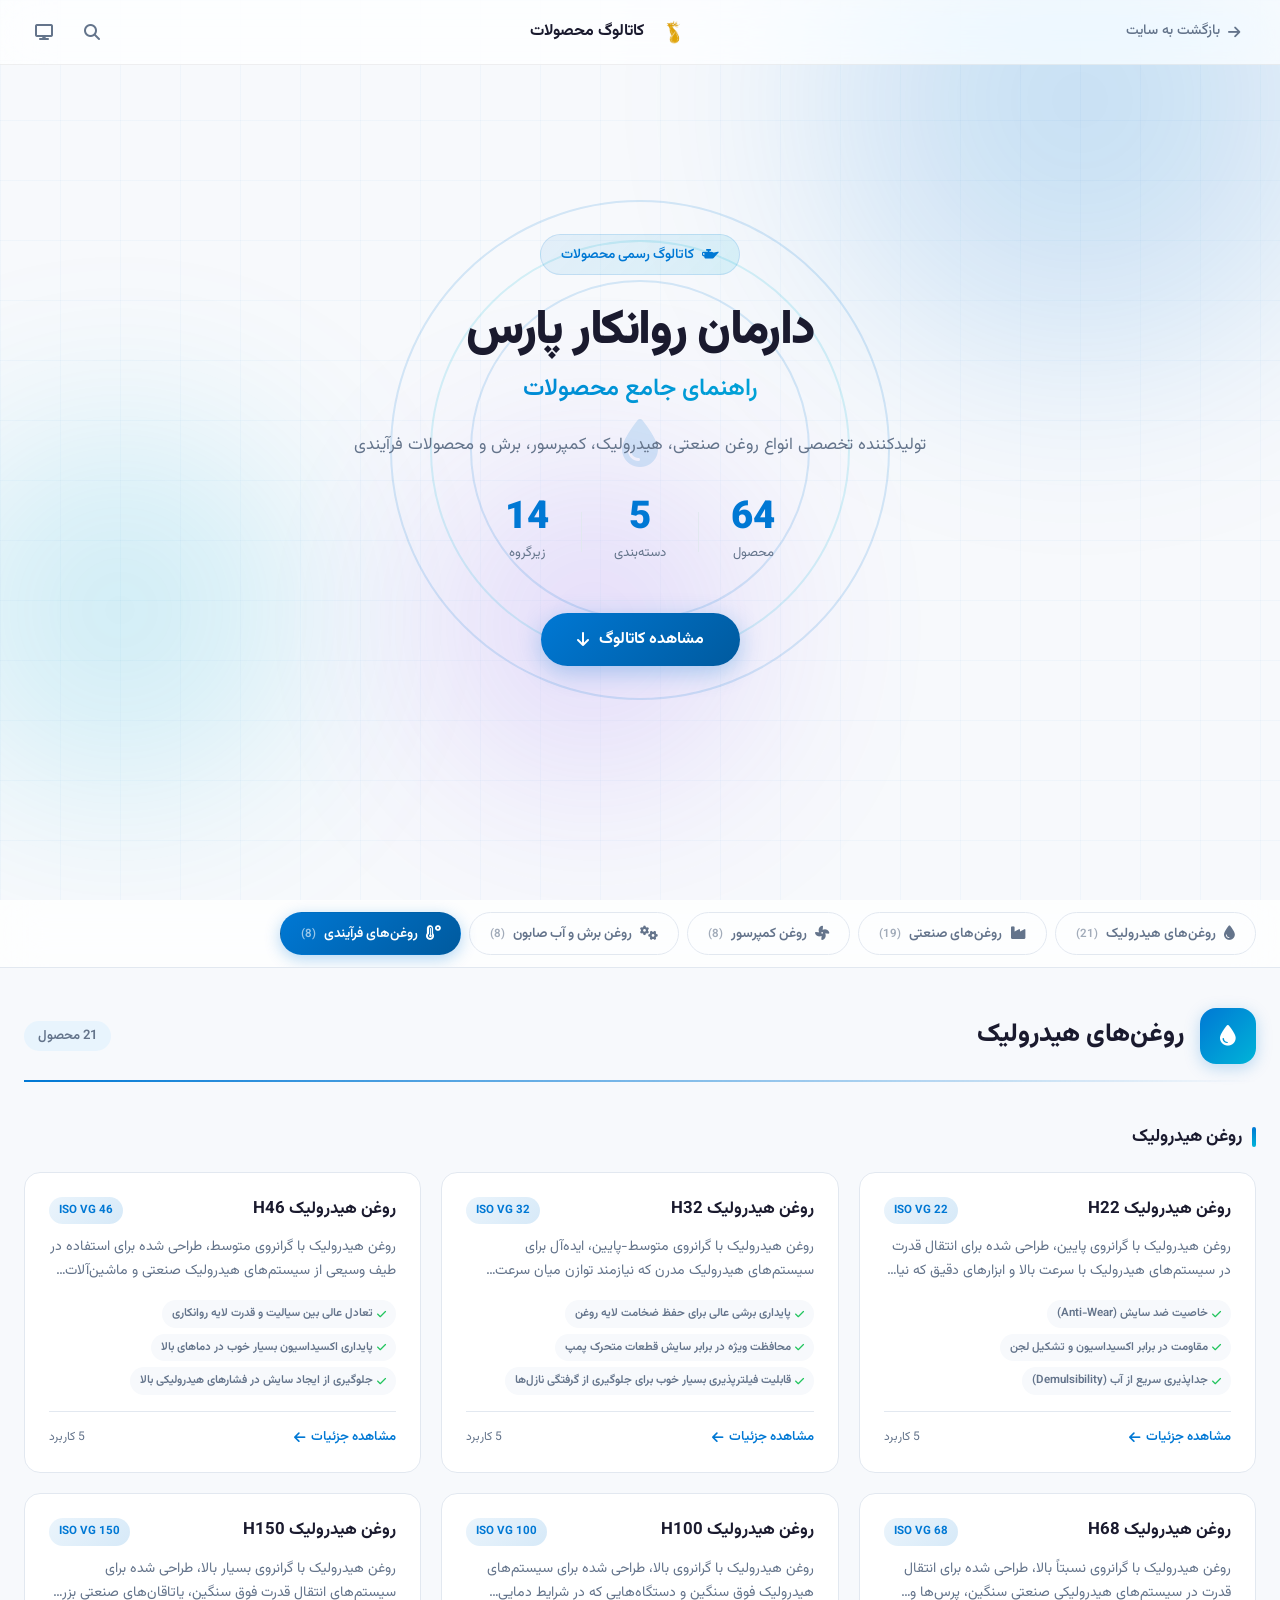
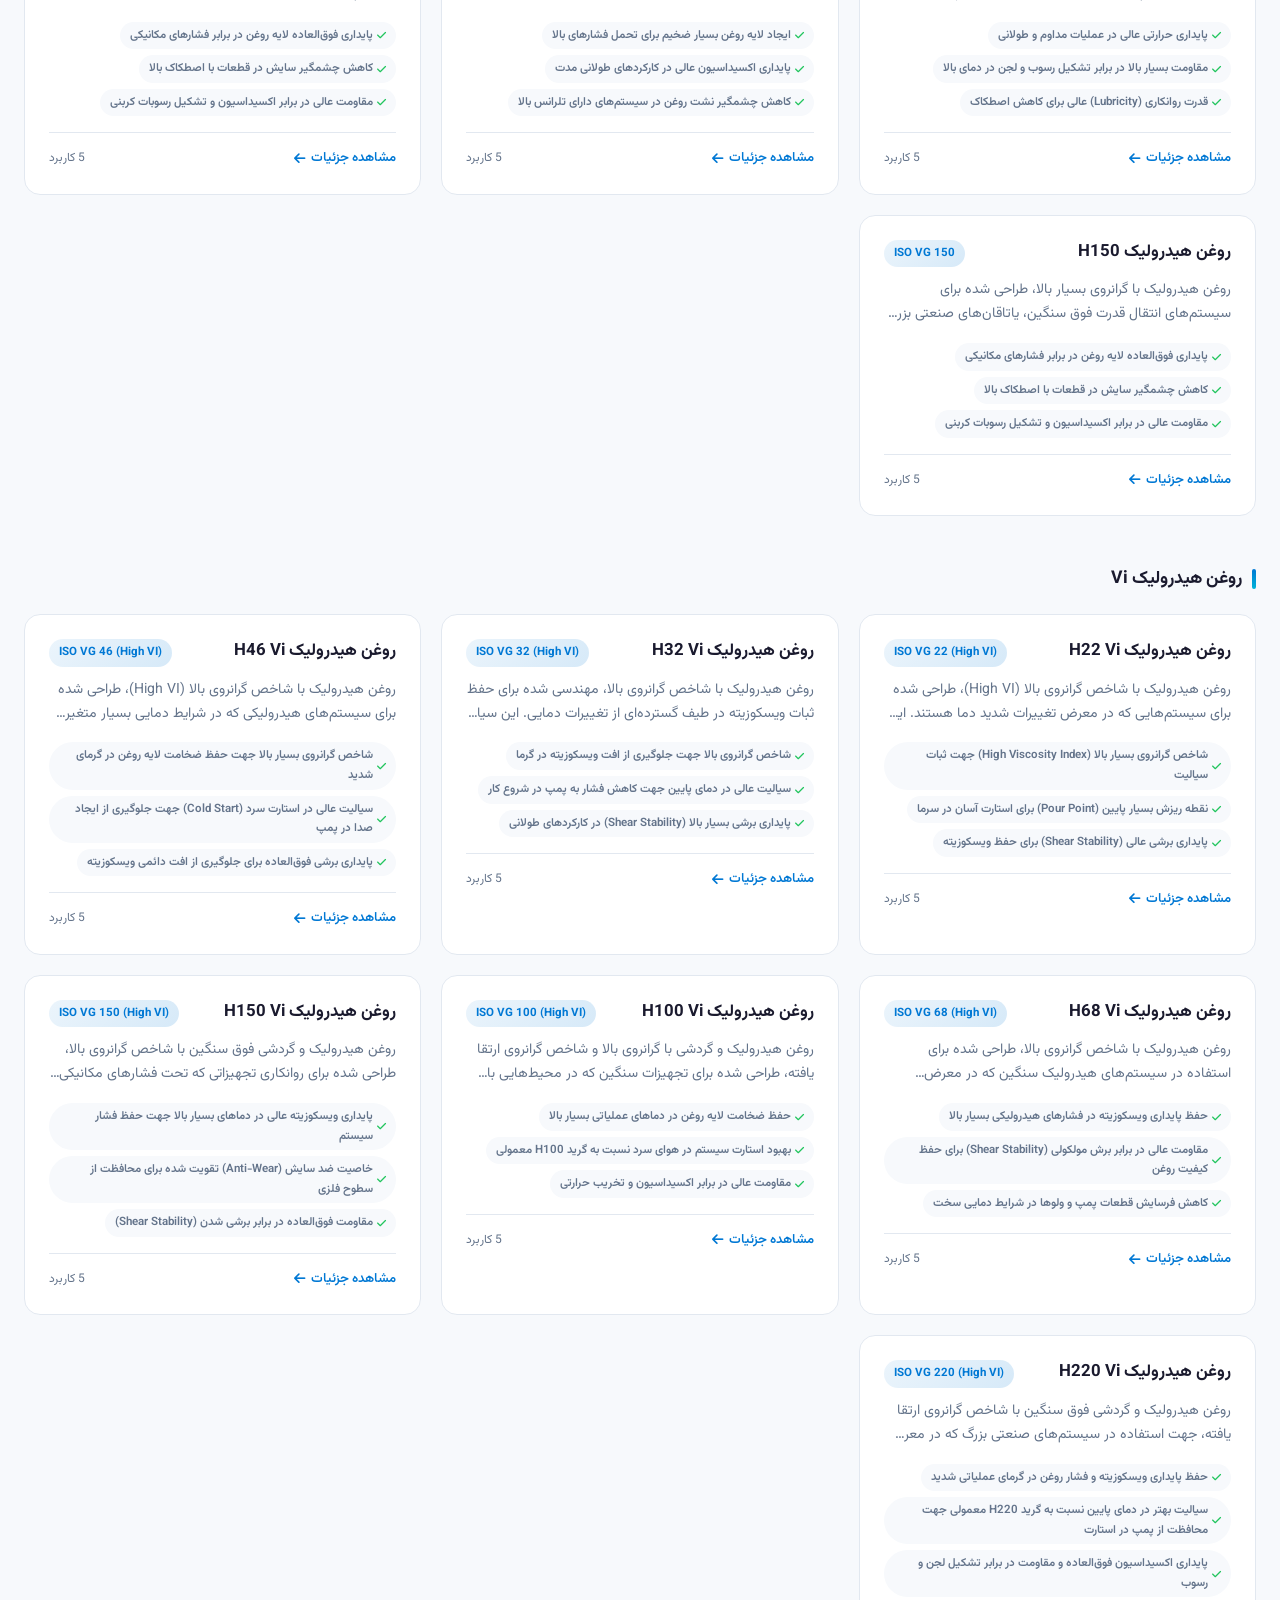
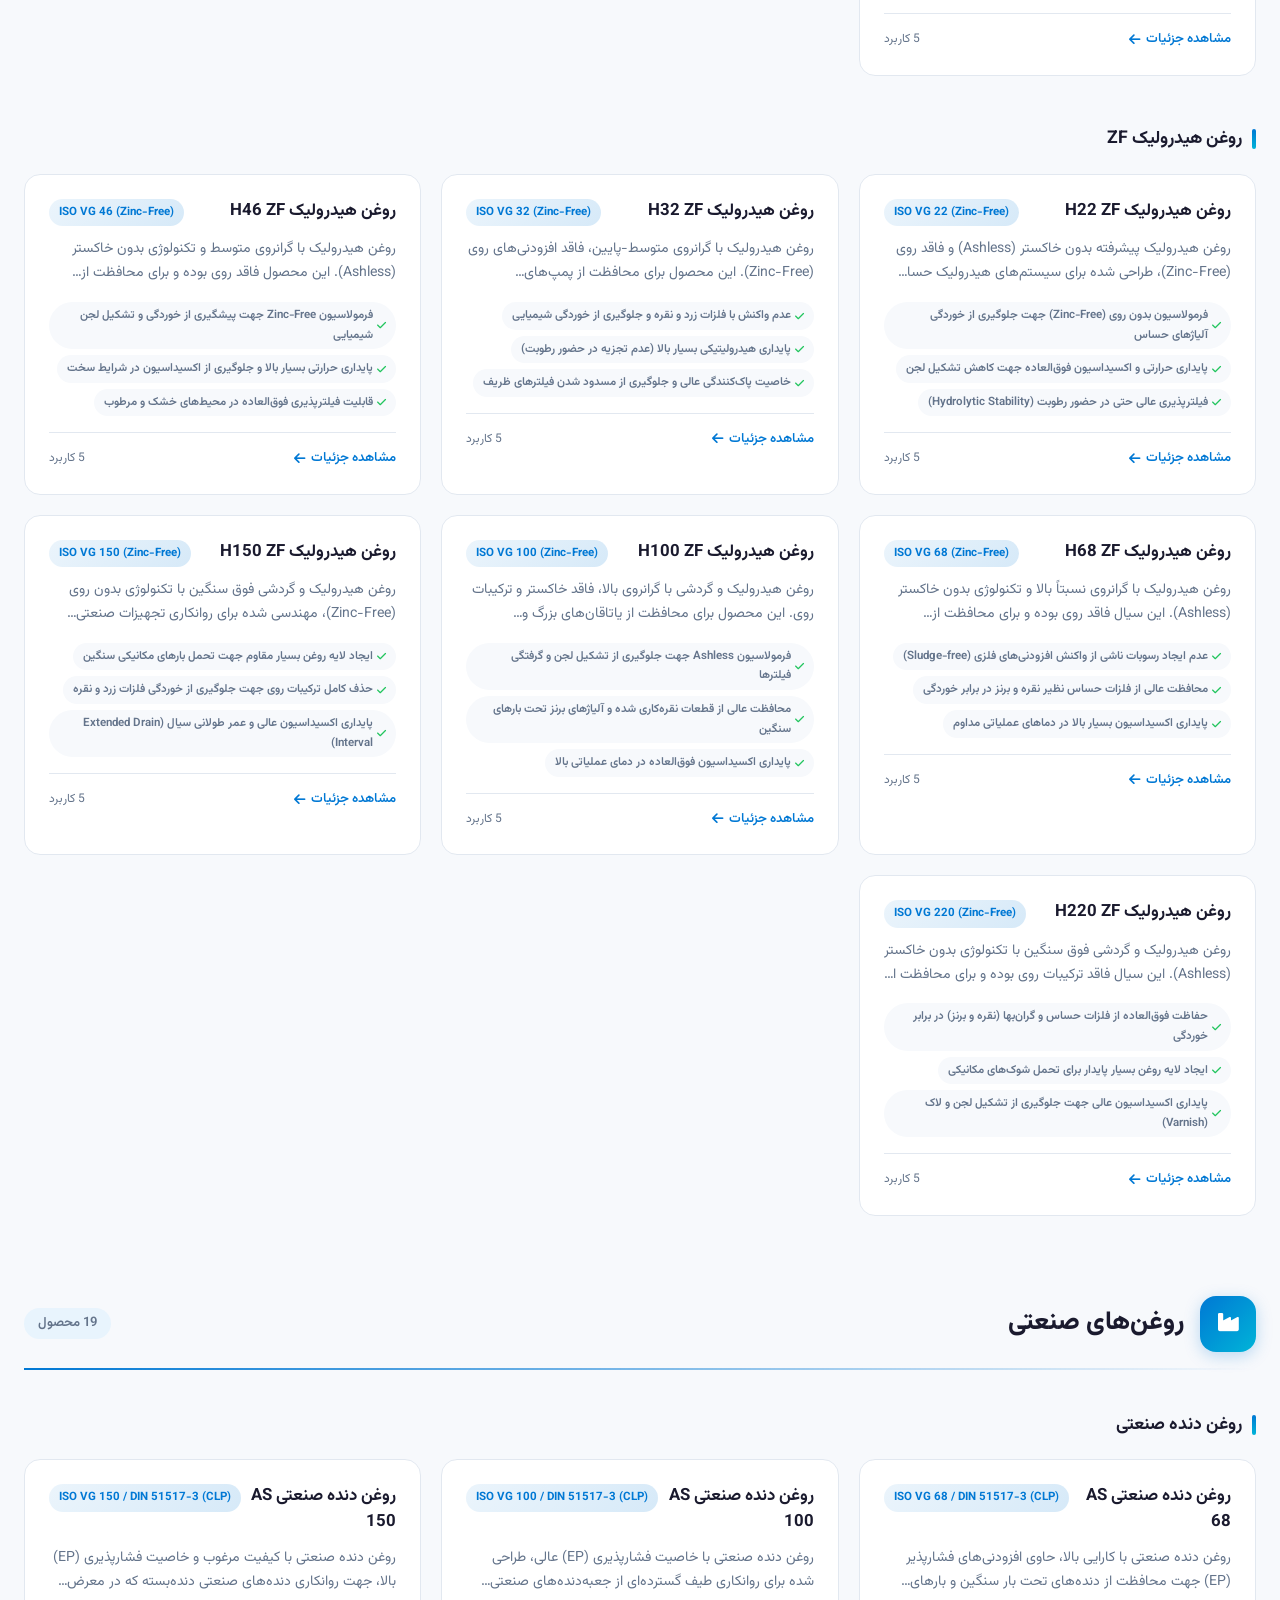
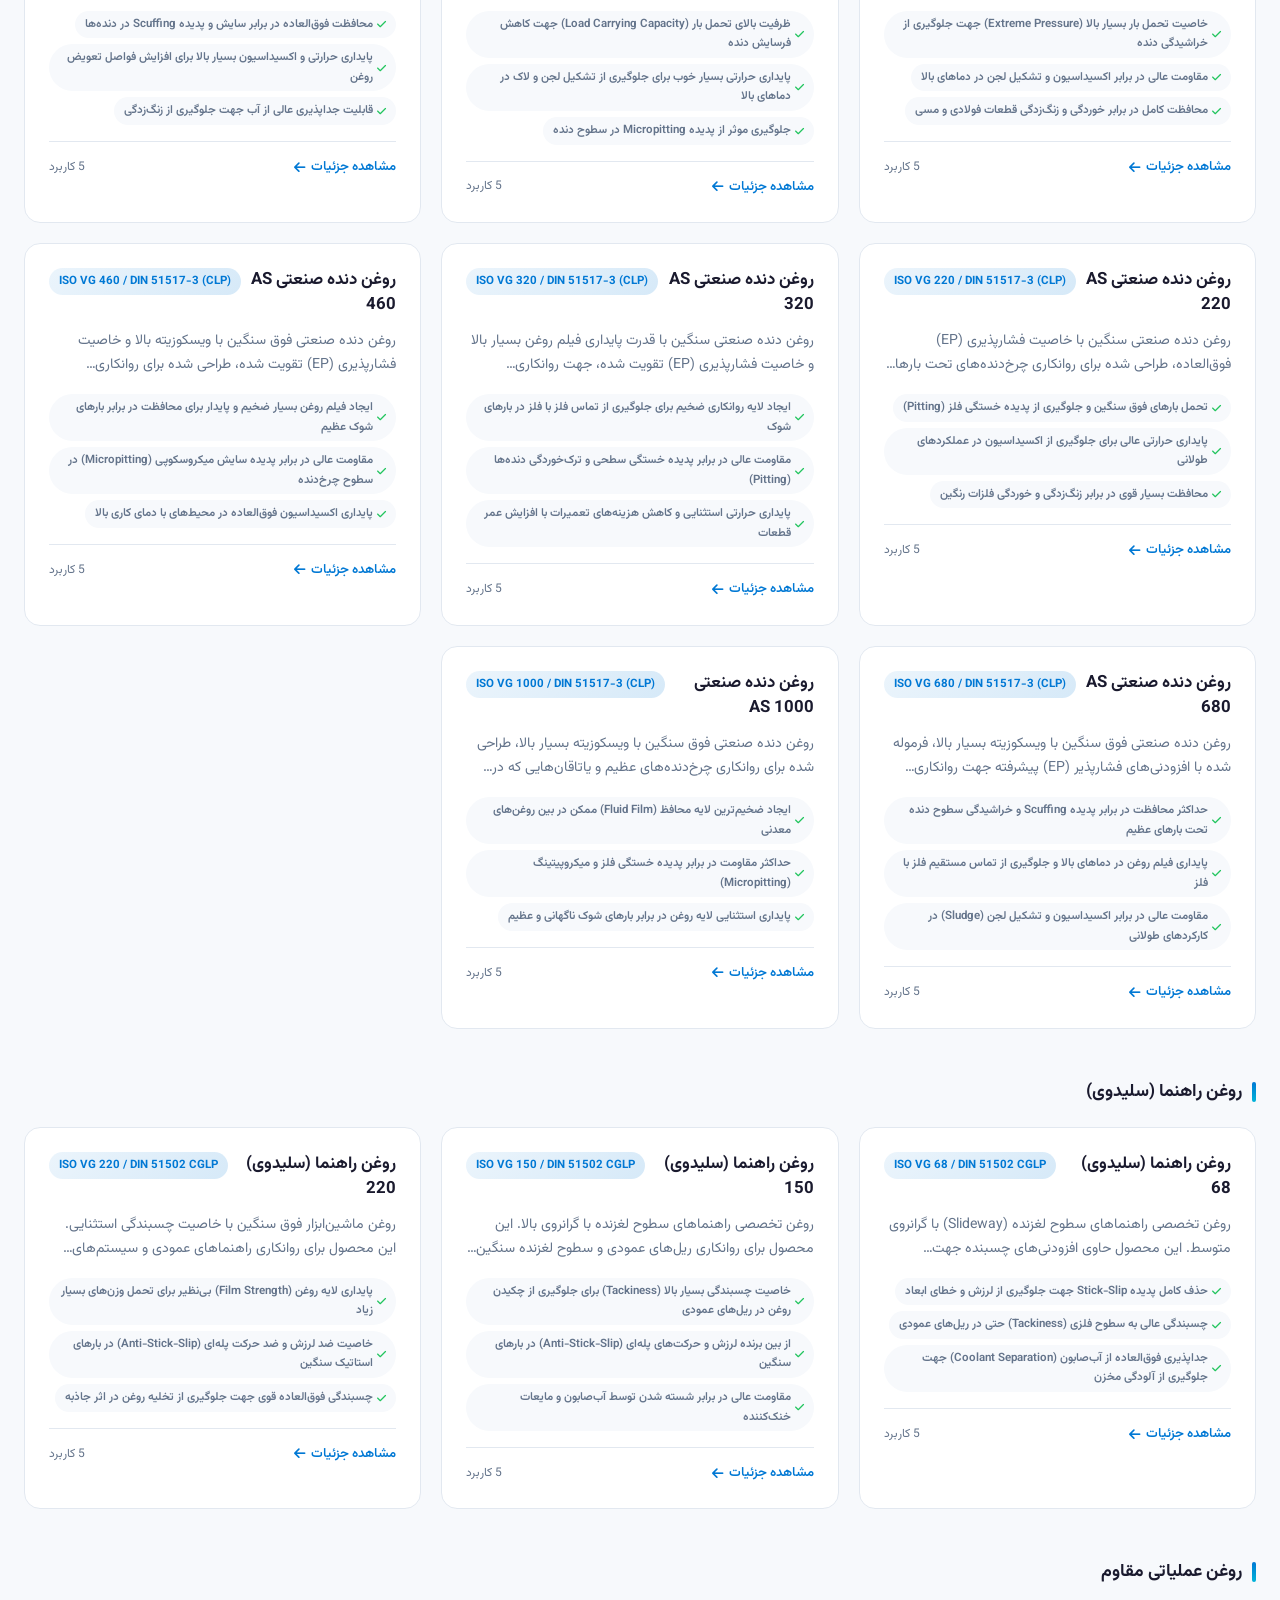
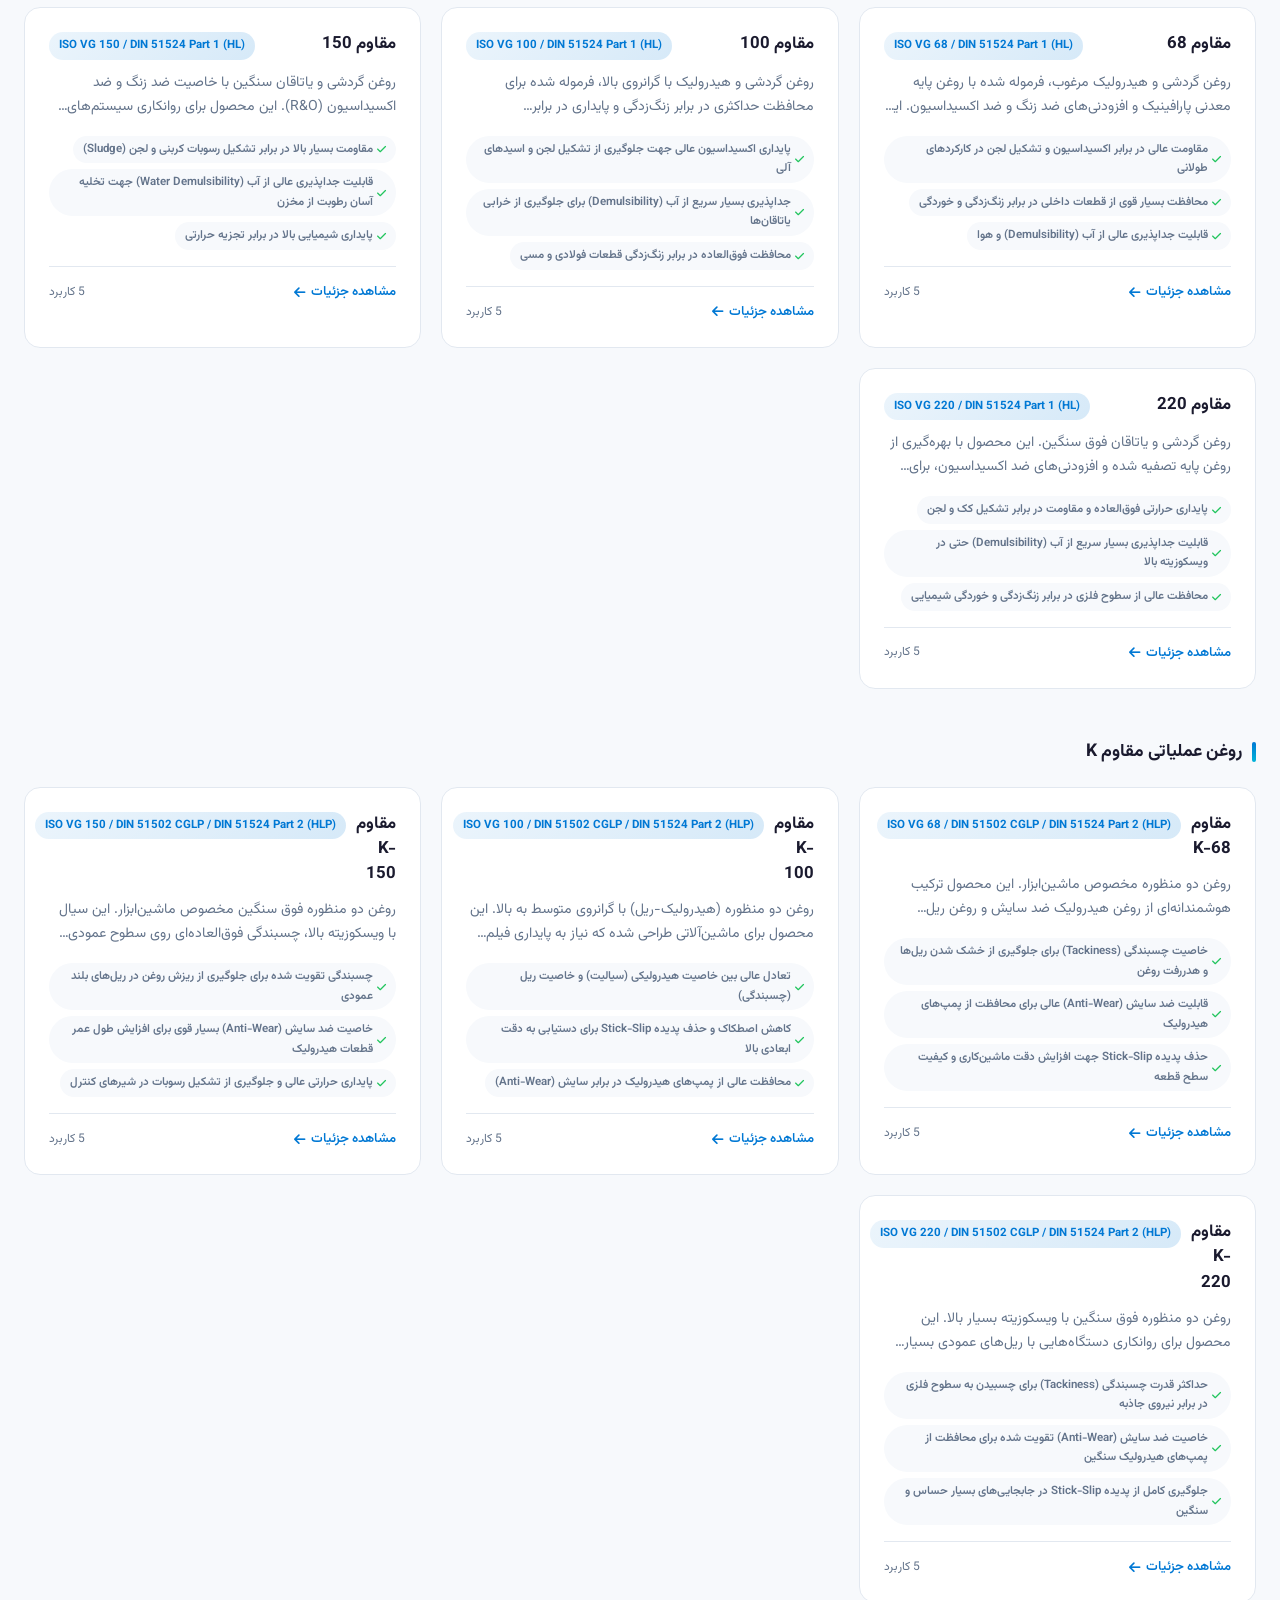
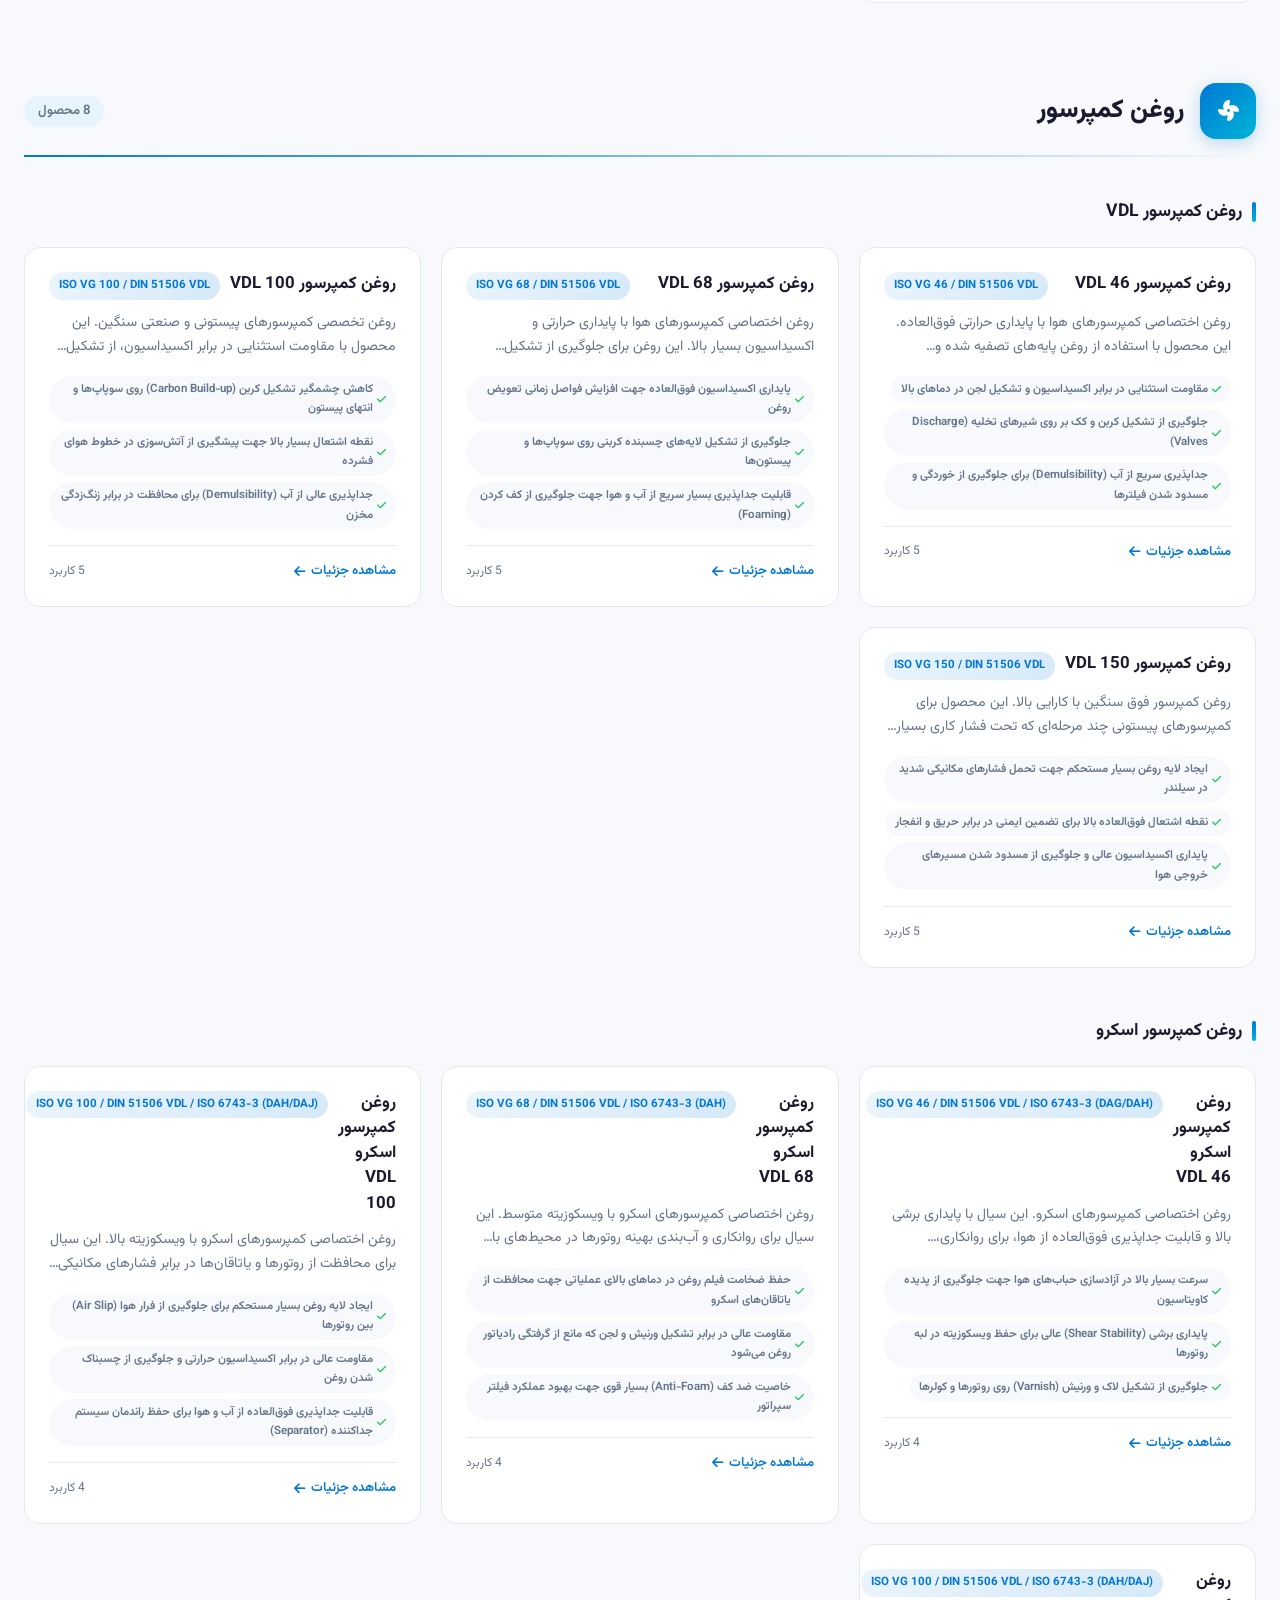
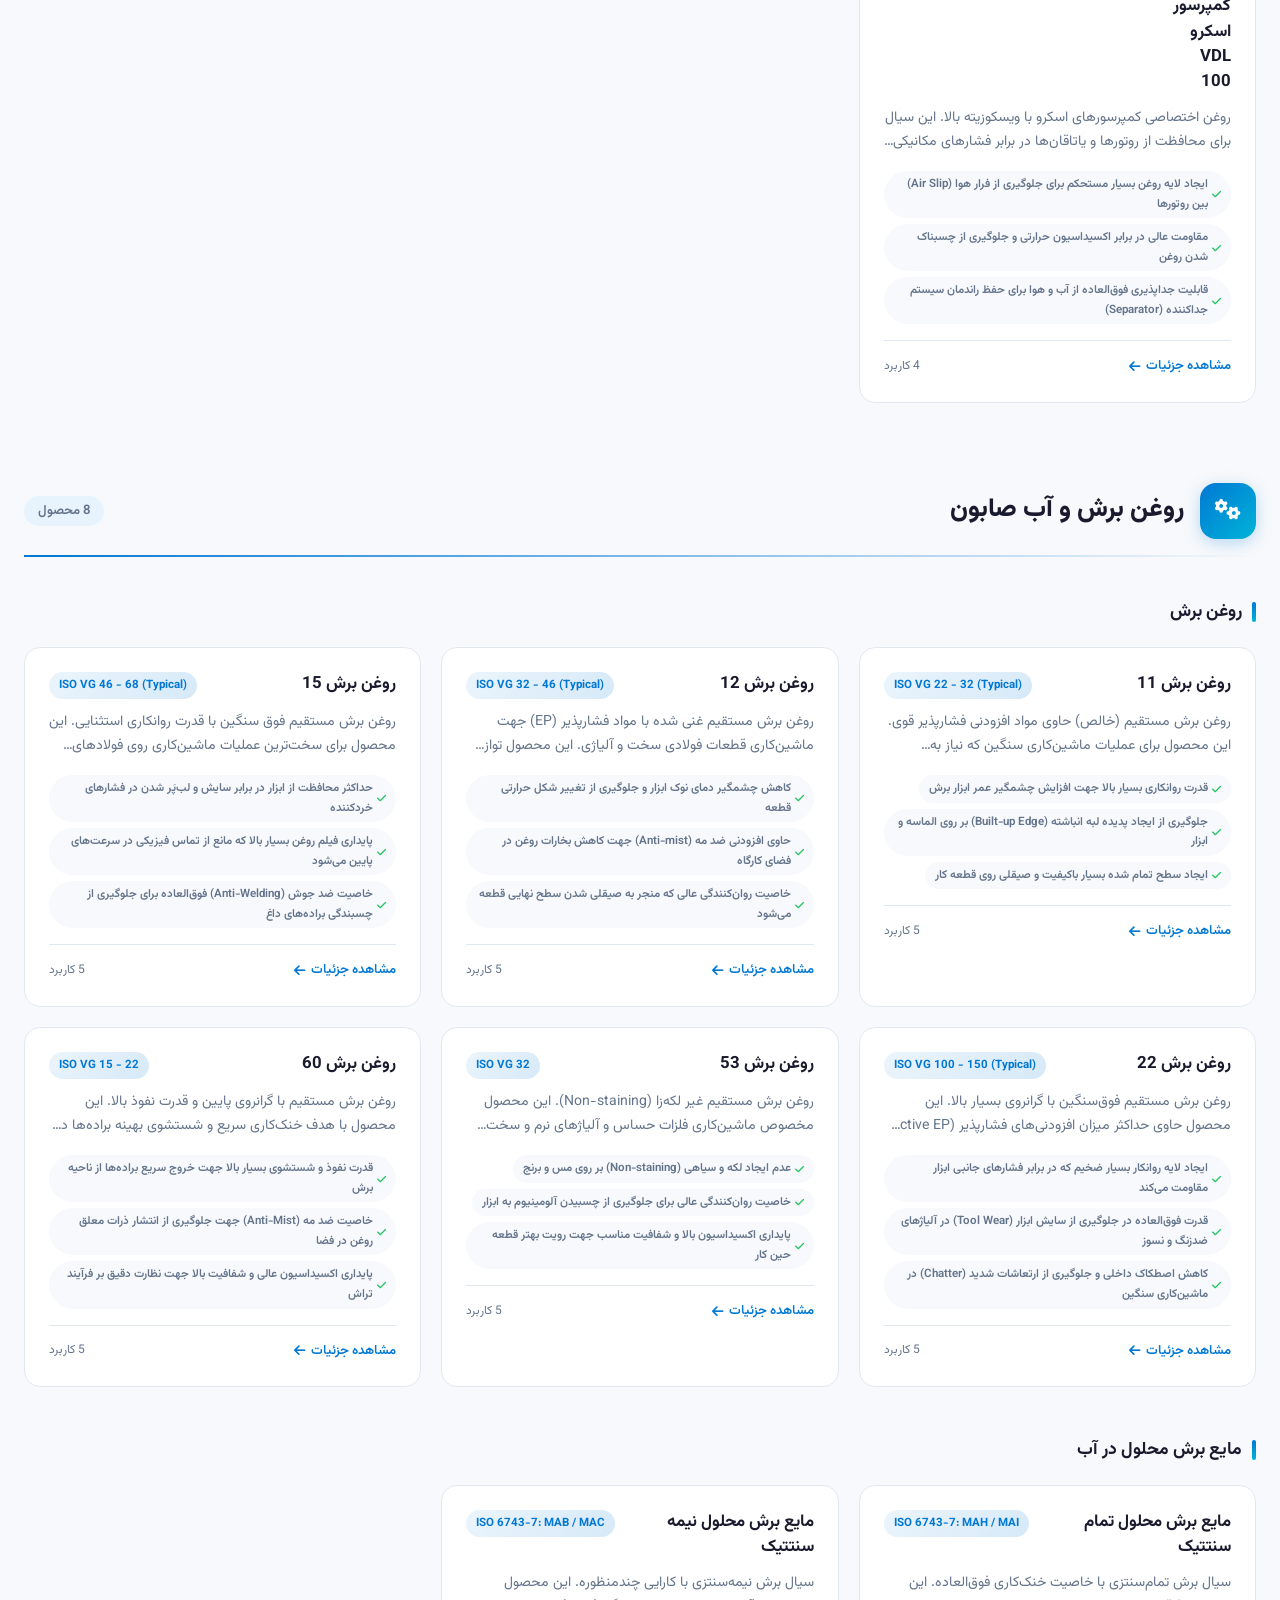
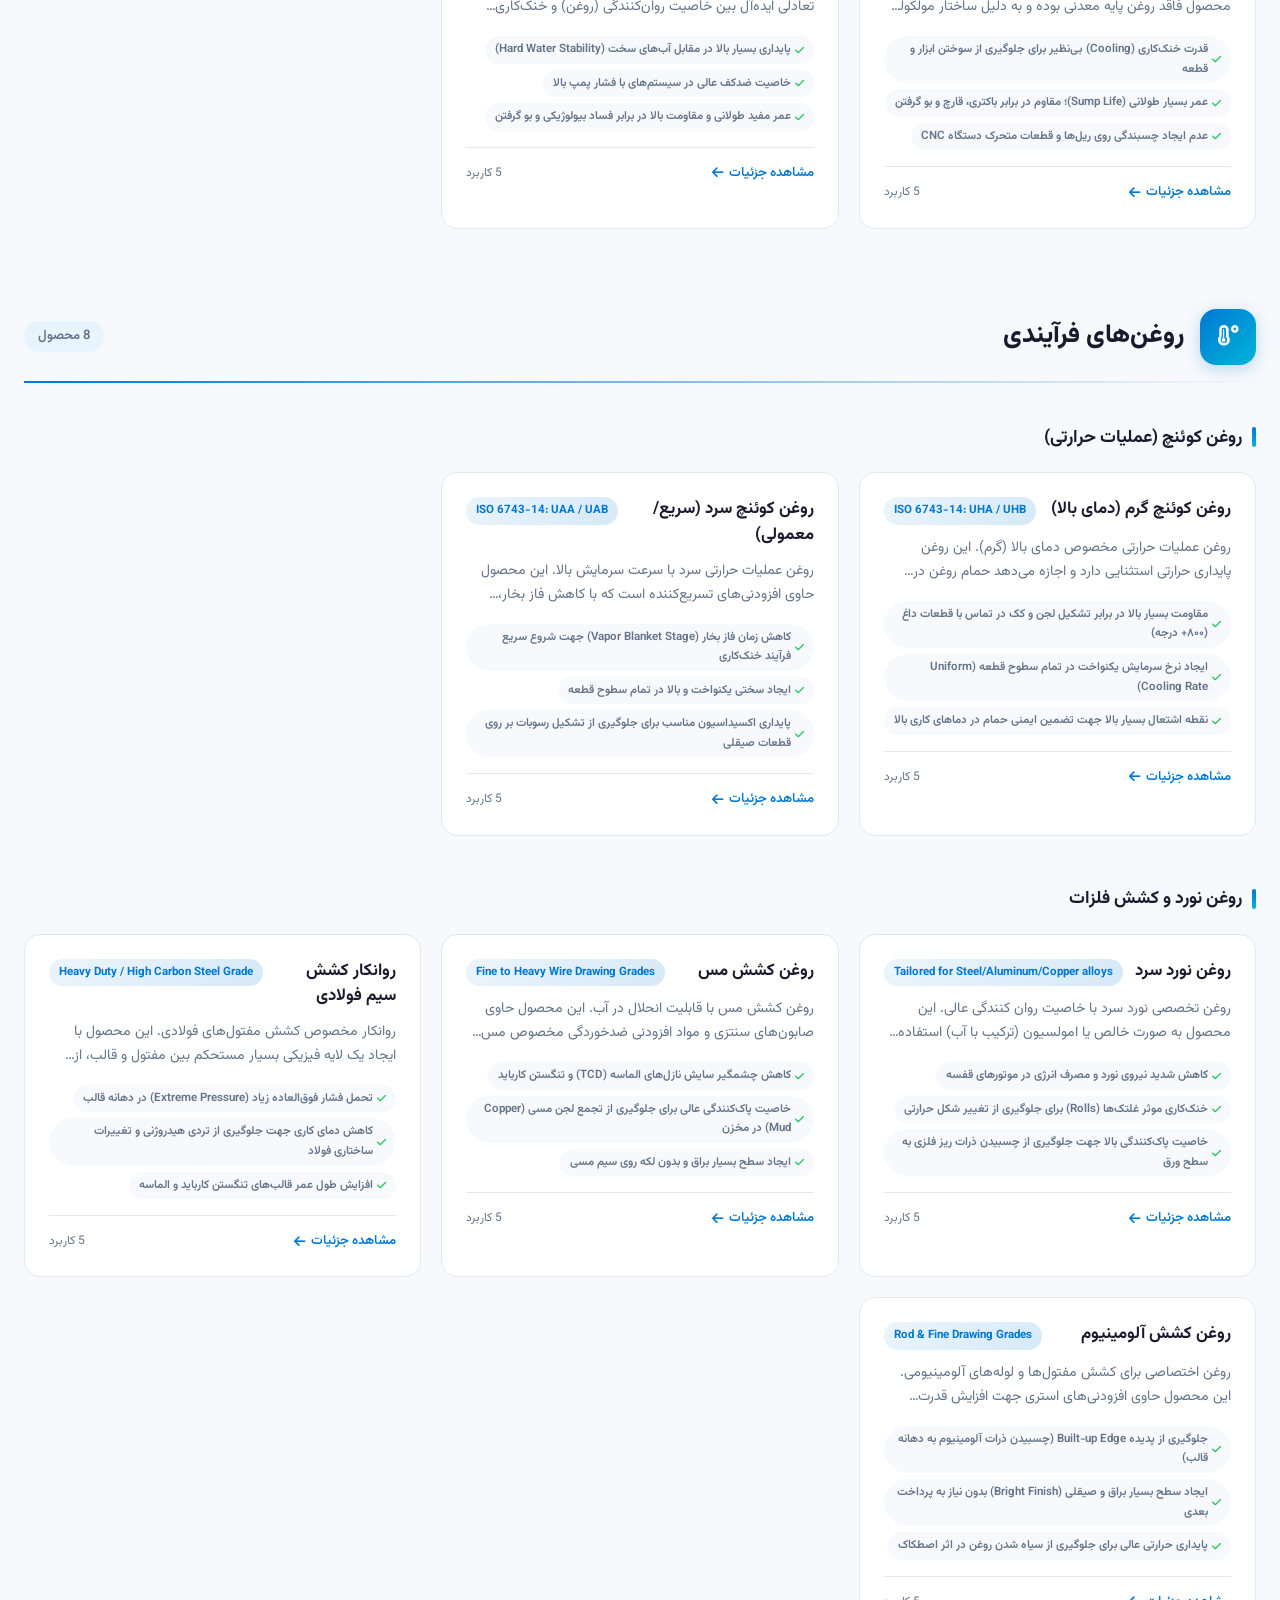
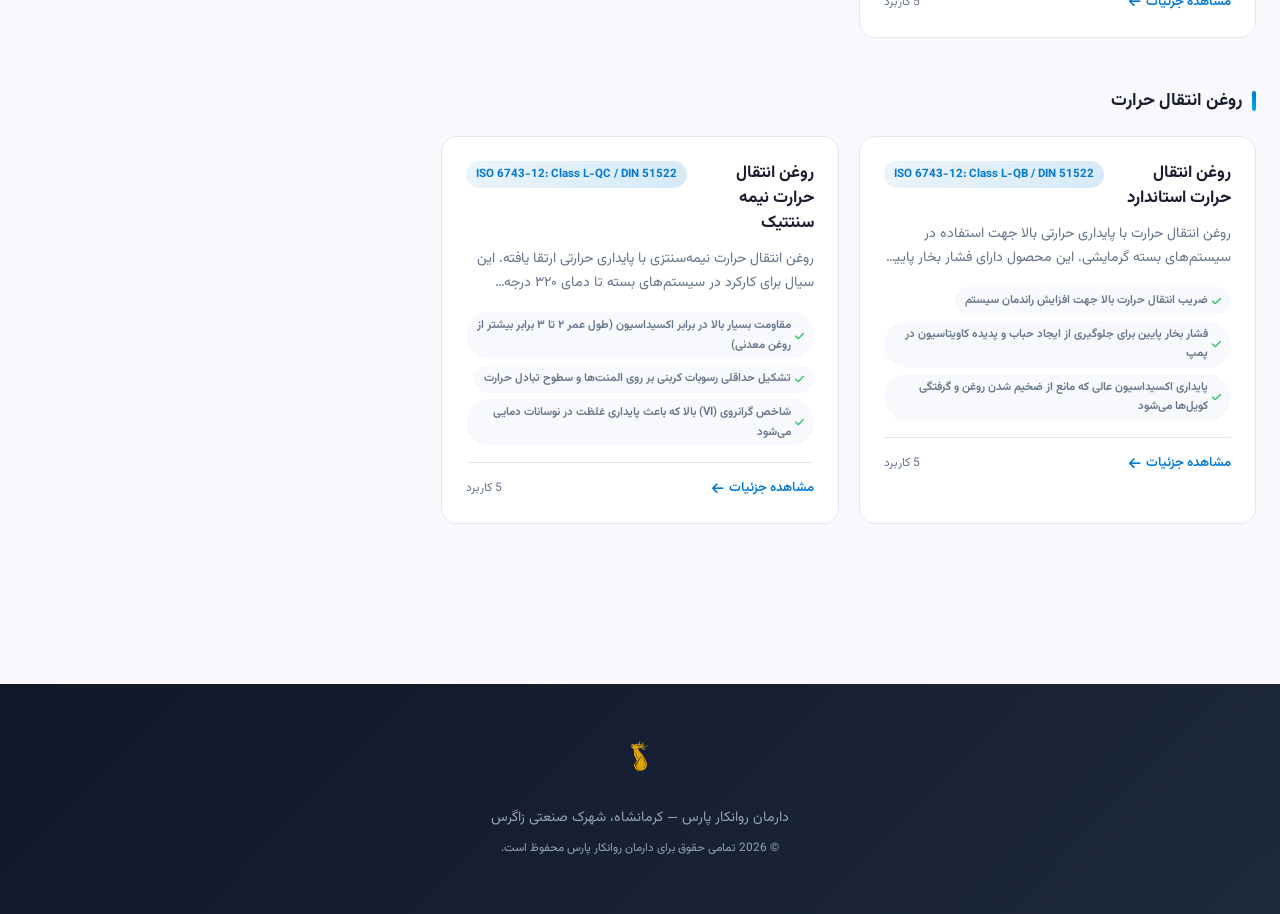
<file: catalog.html>
<!DOCTYPE html>
<html lang="fa" dir="rtl" prefix="og: https://ogp.me/ns#">

<head>
    <meta charset="UTF-8">
    <meta name="viewport" content="width=device-width, initial-scale=1.0">
    <title>کاتالوگ محصولات — دارمان روانکار پارس | روغن هیدرولیک، صنعتی، کمپرسور</title>
    <meta name="description"
        content="کاتالوگ کامل محصولات دارمان روانکار پارس — روغن هیدرولیک، صنعتی، کمپرسور، برش، فرآیندی، گریس، ضد یخ و روغن موتور. ۶۴ محصول در ۵ دسته‌بندی با مشخصات فنی کامل.">
    <meta name="keywords"
        content="کاتالوگ روانکار, محصولات دارمان, روغن هیدرولیک, روغن صنعتی, روغن کمپرسور, روغن برش, گریس صنعتی, ضد یخ, روغن موتور, کرمانشاه, lubricant catalog, Darman products">
    <meta name="robots" content="index, follow, max-image-preview:large, max-snippet:-1">
    <meta name="author" content="دارمان روانکار پارس">
    <meta name="theme-color" content="#0a0a1a">
    <!-- Canonical URL -->
    <link rel="canonical" href="https://drp-oil.ir/catalog.html">
    <!-- Open Graph meta tags -->
    <meta property="og:title" content="کاتالوگ محصولات — دارمان روانکار پارس">
    <meta property="og:description"
        content="کاتالوگ کامل محصولات دارمان روانکار پارس — روغن هیدرولیک، صنعتی، کمپرسور، برش و فرآیندی. ۶۴ محصول در ۵ دسته‌بندی.">
    <meta property="og:image" content="https://drp-oil.ir/static/images/darman_image_main.png">
    <meta property="og:image:alt" content="لوگو دارمان روانکار پارس">
    <meta property="og:type" content="website">
    <meta property="og:url" content="https://drp-oil.ir/catalog.html">
    <meta property="og:site_name" content="دارمان روانکار پارس">
    <meta property="og:locale" content="fa_IR">
    <!-- Twitter Card meta tags -->
    <meta name="twitter:card" content="summary_large_image">
    <meta name="twitter:title" content="کاتالوگ محصولات — دارمان روانکار پارس">
    <meta name="twitter:description"
        content="کاتالوگ کامل محصولات دارمان روانکار پارس — ۶۴ محصول در ۵ دسته‌بندی با مشخصات فنی کامل">
    <meta name="twitter:image" content="https://drp-oil.ir/static/images/darman_image_main.png">
    <!-- Favicon -->
    <link rel="icon" type="image/png" href="static/images/darman_image_main.png">
    <link rel="apple-touch-icon" href="static/images/darman_image_main.png">
    <!-- Structured Data: BreadcrumbList -->
    <script type="application/ld+json">
    {
        "@context": "https://schema.org",
        "@type": "BreadcrumbList",
        "itemListElement": [
            {
                "@type": "ListItem",
                "position": 1,
                "name": "صفحه اصلی",
                "item": "https://drp-oil.ir/"
            },
            {
                "@type": "ListItem",
                "position": 2,
                "name": "کاتالوگ محصولات",
                "item": "https://drp-oil.ir/catalog.html"
            }
        ]
    }
    </script>
    <!-- Structured Data: Product Catalog -->
    <script type="application/ld+json">
    {
        "@context": "https://schema.org",
        "@type": "CollectionPage",
        "name": "کاتالوگ محصولات دارمان روانکار پارس",
        "description": "کاتالوگ کامل محصولات دارمان روانکار پارس شامل روغن هیدرولیک، صنعتی، کمپرسور، برش، گریس و ضد یخ",
        "url": "https://drp-oil.ir/catalog.html",
        "isPartOf": {
            "@type": "WebSite",
            "name": "دارمان روانکار پارس",
            "url": "https://drp-oil.ir/"
        },
        "about": {
            "@type": "Organization",
            "name": "دارمان روانکار پارس",
            "url": "https://drp-oil.ir/"
        },
        "numberOfItems": 64
    }
    </script>
    <link rel="stylesheet" href="static/css/vazirmatn.css">
    <link rel="stylesheet" href="static/css/all.min.css">
    <link rel="stylesheet" href="catalog.css">
</head>

<body>
    <!-- Ambient Background -->
    <div class="catalog-bg">
        <div class="bg-orb bg-orb-1"></div>
        <div class="bg-orb bg-orb-2"></div>
        <div class="bg-orb bg-orb-3"></div>
        <div class="bg-grid"></div>
    </div>

    <!-- Top Navigation Bar -->
    <nav class="catalog-nav">
        <div class="nav-inner">
            <a href="index.html" class="nav-back">
                <i class="fa-solid fa-arrow-right"></i>
                <span>بازگشت به سایت</span>
            </a>
            <div class="nav-brand">
                <img src="static/images/darman_image_main.png" alt="لوگو دارمان روانکار پارس" class="nav-logo">
                <span class="nav-title">کاتالوگ محصولات</span>
            </div>
            <div class="nav-actions">
                <button class="nav-btn" id="btn-search" title="جستجو">
                    <i class="fa-solid fa-magnifying-glass"></i>
                </button>
                <button class="nav-btn" id="btn-presentation" title="حالت پرزنت">
                    <i class="fa-solid fa-display"></i>
                </button>
            </div>
        </div>
    </nav>

    <!-- Search Overlay -->
    <div class="search-overlay" id="search-overlay">
        <div class="search-box">
            <i class="fa-solid fa-magnifying-glass search-icon"></i>
            <input type="text" id="search-input" placeholder="نام محصول، گرید یا کاربرد را جستجو کنید..."
                autocomplete="off">
            <button class="search-close" id="search-close"><i class="fa-solid fa-xmark"></i></button>
        </div>
        <div class="search-results" id="search-results"></div>
    </div>

    <!-- Hero / Cover Slide -->
    <section class="catalog-hero" id="catalog-hero">
        <div class="hero-content">
            <div class="hero-badge animate-in">
                <i class="fa-solid fa-oil-can"></i>
                <span>کاتالوگ رسمی محصولات</span>
            </div>
            <h1 class="hero-title animate-in delay-1">
                <span class="hero-title-line">دارمان روانکار پارس</span>
                <span class="hero-title-accent">راهنمای جامع محصولات</span>
            </h1>
            <p class="hero-desc animate-in delay-2">تولیدکننده تخصصی انواع روغن صنعتی، هیدرولیک، کمپرسور، برش و محصولات
                فرآیندی</p>
            <div class="hero-stats animate-in delay-3">
                <div class="hero-stat">
                    <span class="stat-number" data-count="64">0</span>
                    <span class="stat-label">محصول</span>
                </div>
                <div class="hero-stat-divider"></div>
                <div class="hero-stat">
                    <span class="stat-number" data-count="5">0</span>
                    <span class="stat-label">دسته‌بندی</span>
                </div>
                <div class="hero-stat-divider"></div>
                <div class="hero-stat">
                    <span class="stat-number" data-count="14">0</span>
                    <span class="stat-label">زیرگروه</span>
                </div>
            </div>
            <button class="hero-cta animate-in delay-4" id="btn-start">
                <span>مشاهده کاتالوگ</span>
                <i class="fa-solid fa-arrow-down"></i>
            </button>
        </div>
        <div class="hero-visual">
            <div class="hero-ring hero-ring-1"></div>
            <div class="hero-ring hero-ring-2"></div>
            <div class="hero-ring hero-ring-3"></div>
            <div class="hero-center-icon">
                <i class="fa-solid fa-droplet"></i>
            </div>
        </div>
    </section>

    <!-- Category Navigation Strip -->
    <div class="category-strip" id="category-strip">
        <div class="strip-inner">
            <!-- Filled by JS -->
        </div>
    </div>

    <!-- Product Sections Container -->
    <main class="catalog-main" id="catalog-main">
        <!-- Dynamically populated -->
    </main>

    <!-- Product Detail Modal -->
    <div class="modal-overlay" id="modal-overlay">
        <div class="modal-card" id="modal-card">
            <button class="modal-close" id="modal-close"><i class="fa-solid fa-xmark"></i></button>
            <div class="modal-body" id="modal-body">
                <!-- Filled by JS -->
            </div>
        </div>
    </div>

    <!-- Floating Action Buttons -->
    <div class="fab-group">
        <button class="fab fab-top" id="fab-top" title="بالا">
            <i class="fa-solid fa-arrow-up"></i>
        </button>
    </div>

    <!-- Footer -->
    <footer class="catalog-footer">
        <div class="footer-inner">
            <img src="static/images/darman_image_main.png" alt="لوگو دارمان روانکار پارس" class="footer-logo">
            <p>دارمان روانکار پارس — کرمانشاه، شهرک صنعتی زاگرس</p>
            <p><small>&copy; 2026 تمامی حقوق برای دارمان روانکار پارس محفوظ است.</small></p>
        </div>
    </footer>

    <script src="catalog.js"></script>
</body>

</html>
</file>
<file: style.css>
/* Import Vazirmatn Font from local static files */
@import url('static/css/vazirmatn.css');

:root {
    /* Fluent UI Color Palette */
    --fluent-primary: #0078d4;
    --fluent-primary-hover: #005a9e;
    --fluent-primary-pressed: #004578;
    
    --fluent-bg: #faf9f8;
    --fluent-card-bg: #ffffff;
    --fluent-text-primary: #323130;
    --fluent-text-secondary: #605e5c;
    --fluent-border: #edebe9;
    --fluent-border-hover: #8a8886;
    
    /* Fluent UI Elevation (Shadows) */
    --elevation-4: 0 1.6px 3.6px 0 rgba(0,0,0,0.132), 0 0.3px 0.9px 0 rgba(0,0,0,0.108);
    --elevation-8: 0 3.2px 7.2px 0 rgba(0,0,0,0.132), 0 0.6px 1.8px 0 rgba(0,0,0,0.108);
    --elevation-16: 0 6.4px 14.4px 0 rgba(0,0,0,0.132), 0 1.2px 3.6px 0 rgba(0,0,0,0.108);
    
    /* Fluent UI Border Radius */
    --radius-small: 2px;
    --radius-medium: 4px;
    --radius-large: 8px;
}

/* CSS Reset and Universal Box Sizing */
* {
    margin: 0;
    padding: 0;
    box-sizing: border-box;
}

/* Base Body Styles: Font, Direction, Colors */
body {
    font-family: 'Vazirmatn', -apple-system, BlinkMacSystemFont, 'Segoe UI', Roboto, Helvetica, Arial, sans-serif;
    direction: rtl; /* Right-to-Left for Persian */
    line-height: 1.6;
    color: var(--fluent-text-primary);
    background-color: var(--fluent-bg);
}

/* Container Class for Centered Content */
.container {
    max-width: 1200px;
    margin: 0 auto;
    padding: 0 20px;
}

/* Header Styles: Modern glassmorphism with refined aesthetics */
header {
    background-color: rgba(255, 255, 255, 0.85);
    backdrop-filter: blur(20px) saturate(180%);
    -webkit-backdrop-filter: blur(20px) saturate(180%);
    color: var(--fluent-text-primary);
    padding: 0;
    box-shadow: 0 1px 3px rgba(0, 0, 0, 0.06);
    position: sticky;
    top: 0;
    z-index: 1000;
    transition: box-shadow 0.3s ease, background-color 0.3s ease;
    border-bottom: 1px solid rgba(0, 0, 0, 0.06);
}

header.scrolled {
    box-shadow: 0 4px 20px rgba(0, 0, 0, 0.08);
    background-color: rgba(255, 255, 255, 0.95);
}

header .container {
    display: flex;
    justify-content: space-between;
    align-items: center;
    height: 60px;
}

.header-left {
    display: flex;
    align-items: center;
    gap: 32px;
    height: 100%;
}

.header-right {
    display: flex;
    align-items: center;
    gap: 12px;
}

/* Hamburger Menu Button */
.hamburger {
    display: none;
    flex-direction: column;
    justify-content: space-between;
    width: 22px;
    height: 16px;
    background: none;
    border: none;
    cursor: pointer;
    padding: 0;
    z-index: 1100;
}

.hamburger-line {
    width: 100%;
    height: 2px;
    background-color: var(--fluent-text-primary);
    transition: all 0.3s cubic-bezier(0.4, 0, 0.2, 1);
    border-radius: 2px;
}

/* Main Navigation */
.main-nav {
    display: flex;
    gap: 4px;
    height: 100%;
    align-items: center;
}

.main-nav a {
    color: var(--fluent-text-secondary);
    text-decoration: none;
    font-size: 13.5px;
    font-weight: 500;
    padding: 8px 16px;
    border-radius: 20px;
    transition: all 0.25s cubic-bezier(0.4, 0, 0.2, 1);
    position: relative;
    white-space: nowrap;
}

.main-nav a:hover {
    background-color: rgba(0, 120, 212, 0.08);
    color: var(--fluent-primary);
}

.main-nav a:active {
    background-color: rgba(0, 120, 212, 0.12);
    transform: scale(0.97);
}

/* Nav Catalog Link */
.nav-catalog-link {
    background: linear-gradient(135deg, var(--fluent-primary), #005a9e) !important;
    color: #fff !important;
    border-radius: 8px;
    font-weight: 600;
    padding: 6px 14px !important;
    gap: 6px;
    transition: all 0.2s ease;
}

.nav-catalog-link:hover {
    background: linear-gradient(135deg, #005a9e, #004578) !important;
    color: #fff !important;
    transform: translateY(-1px);
    box-shadow: 0 4px 12px rgba(0, 120, 212, 0.3);
}

.nav-catalog-link i {
    font-size: 13px;
}

/* Nav Download Link with NEW Badge */
.nav-download-link {
    position: relative;
}

.nav-zagai-link {
    position: relative;
}

.nav-badge-new {
    position: absolute;
    top: -6px;
    inset-inline-end: -8px;
    background: linear-gradient(135deg, #d13438, #e74856);
    color: #fff;
    font-size: 9px;
    font-weight: 800;
    padding: 2px 5px;
    border-radius: 6px;
    line-height: 1;
    letter-spacing: 0.5px;
    animation: badge-pulse 2s ease-in-out infinite;
    box-shadow: 0 2px 6px rgba(209, 52, 56, 0.4);
    pointer-events: none;
}

@keyframes badge-pulse {
    0%, 100% { transform: scale(1); }
    50% { transform: scale(1.15); }
}

.nav-badge-soon {
    position: absolute;
    top: -6px;
    inset-inline-end: -8px;
    background: linear-gradient(135deg, #8a2be2, #a855f7);
    color: #fff;
    font-size: 9px;
    font-weight: 800;
    padding: 2px 5px;
    border-radius: 6px;
    line-height: 1;
    letter-spacing: 0.5px;
    animation: badge-pulse 2s ease-in-out infinite;
    box-shadow: 0 2px 6px rgba(138, 43, 226, 0.4);
    pointer-events: none;
}

/* Logo Image Styling */
.logo {
    max-width: 34px;
    height: 34px;
    object-fit: contain;
    transition: transform 0.3s ease;
    filter: drop-shadow(0 1px 2px rgba(0, 0, 0, 0.1));
}

.logo:hover {
    transform: scale(1.08);
}

/* Language Dropdown Styles */
.language-dropdown {
    position: relative;
    display: inline-block;
}

.dropbtn {
    background-color: transparent;
    color: var(--fluent-text-primary);
    padding: 7px 14px;
    font-size: 13px;
    border: 1.5px solid var(--fluent-border);
    border-radius: 20px;
    cursor: pointer;
    display: flex;
    align-items: center;
    gap: 8px;
    transition: all 0.25s cubic-bezier(0.4, 0, 0.2, 1);
    font-weight: 500;
}

.dropbtn:hover {
    background-color: rgba(0, 120, 212, 0.06);
    border-color: var(--fluent-primary);
    color: var(--fluent-primary);
}

.flag-icon {
    width: 20px;
    height: 14px;
    object-fit: cover;
    border-radius: 2px;
    box-shadow: 0 0 0 0.5px rgba(0, 0, 0, 0.1);
}

.arrow-down {
    width: 0;
    height: 0;
    border-left: 4px solid transparent;
    border-right: 4px solid transparent;
    border-top: 4px solid var(--fluent-text-secondary);
    margin-left: 4px;
}

.dropdown-content {
    display: none;
    position: absolute;
    background-color: rgba(255, 255, 255, 0.96);
    backdrop-filter: blur(20px);
    -webkit-backdrop-filter: blur(20px);
    min-width: 160px;
    box-shadow: 0 8px 32px rgba(0, 0, 0, 0.12), 0 2px 8px rgba(0, 0, 0, 0.06);
    z-index: 1;
    border-radius: 12px;
    border: 1px solid rgba(0, 0, 0, 0.06);
    top: calc(100% + 8px);
    inset-inline-end: 0;
    padding: 6px;
    animation: dropdown-appear 0.2s ease;
}

@keyframes dropdown-appear {
    from {
        opacity: 0;
        transform: translateY(-8px);
    }
    to {
        opacity: 1;
        transform: translateY(0);
    }
}

.dropdown-content.show {
    display: block;
}

.dropdown-content a {
    color: var(--fluent-text-primary);
    padding: 9px 14px;
    text-decoration: none;
    display: flex;
    align-items: center;
    gap: 10px;
    font-size: 13.5px;
    transition: all 0.15s ease;
    border-radius: 8px;
    font-weight: 450;
}

.dropdown-content a:hover {
    background-color: rgba(0, 120, 212, 0.08);
    color: var(--fluent-primary);
}

/* Hero Section: Modern mesh gradient with floating orbs */
.hero {
    background: linear-gradient(135deg, #0a1628 0%, #0d2137 20%, #0f3460 45%, #0078d4 75%, #2b88d8 100%);
    color: #ffffff;
    padding: 160px 0 120px;
    text-align: center;
    position: relative;
    overflow: hidden;
    min-height: 100vh;
    display: flex;
    align-items: center;
}

.hero::before {
    content: "";
    position: absolute;
    top: 0;
    left: 0;
    right: 0;
    bottom: 0;
    background: 
        radial-gradient(ellipse at 20% 50%, rgba(0, 120, 212, 0.3) 0%, transparent 50%),
        radial-gradient(ellipse at 80% 20%, rgba(43, 136, 216, 0.2) 0%, transparent 40%),
        radial-gradient(ellipse at 50% 80%, rgba(15, 52, 96, 0.4) 0%, transparent 50%);
    z-index: 0;
}

.hero::after {
    content: "";
    position: absolute;
    top: 0;
    left: 0;
    right: 0;
    bottom: 0;
    background: url('data:image/svg+xml,<svg width="20" height="20" viewBox="0 0 20 20" xmlns="http://www.w3.org/2000/svg"><g fill="rgba(255,255,255,0.03)" fill-rule="evenodd"><circle cx="3" cy="3" r="0.8"/><circle cx="13" cy="13" r="0.8"/></g></svg>');
    z-index: 0;
}

/* Floating Orbs */
.hero-orb {
    position: absolute;
    border-radius: 50%;
    pointer-events: none;
    z-index: 0;
}

.hero-orb-1 {
    width: 400px;
    height: 400px;
    background: radial-gradient(circle, rgba(0, 120, 212, 0.15) 0%, transparent 70%);
    top: -10%;
    right: -5%;
    animation: orb-float-1 20s ease-in-out infinite;
}

.hero-orb-2 {
    width: 300px;
    height: 300px;
    background: radial-gradient(circle, rgba(43, 136, 216, 0.12) 0%, transparent 70%);
    bottom: 10%;
    left: -8%;
    animation: orb-float-2 25s ease-in-out infinite;
}

.hero-orb-3 {
    width: 200px;
    height: 200px;
    background: radial-gradient(circle, rgba(255, 255, 255, 0.06) 0%, transparent 70%);
    top: 40%;
    right: 20%;
    animation: orb-float-3 18s ease-in-out infinite;
}

@keyframes orb-float-1 {
    0%, 100% { transform: translate(0, 0) scale(1); }
    33% { transform: translate(-30px, 40px) scale(1.05); }
    66% { transform: translate(20px, -20px) scale(0.95); }
}

@keyframes orb-float-2 {
    0%, 100% { transform: translate(0, 0) scale(1); }
    33% { transform: translate(40px, -30px) scale(1.1); }
    66% { transform: translate(-20px, 30px) scale(0.9); }
}

@keyframes orb-float-3 {
    0%, 100% { transform: translate(0, 0); }
    50% { transform: translate(-40px, 30px); }
}

/* Wave Animation Styles */
.hero-waves-container {
    position: absolute;
    top: 0;
    left: 0;
    right: 0;
    bottom: 0;
    width: 100%;
    height: 100%;
    overflow: hidden;
    z-index: 0;
    pointer-events: none;
}

.waves {
    display: block;
    width: 100%;
    height: 100%;
    min-width: 100%;
    position: absolute;
    top: 0;
    left: 0;
}

.parallax > use {
    animation: move-forever 25s cubic-bezier(.55, .5, .45, .5) infinite;
}

.parallax > use:nth-child(1) {
    animation-delay: -2s;
    animation-duration: 10s;
    fill: rgba(255, 255, 255, 0.07);
}

.parallax > use:nth-child(2) {
    animation-delay: -3s;
    animation-duration: 15s;
    fill: rgba(255, 255, 255, 0.05);
}

.parallax > use:nth-child(3) {
    animation-delay: -4s;
    animation-duration: 20s;
    fill: rgba(255, 255, 255, 0.03);
}

.parallax > use:nth-child(4) {
    animation-delay: -5s;
    animation-duration: 25s;
    fill: rgba(255, 255, 255, 0.02);
}

@keyframes move-forever {
    0% {
        transform: translate3d(-40px, 0, 0);
    }
    100% {
        transform: translate3d(40px, 0, 0);
    }
}

.hero-content {
    background: rgba(255, 255, 255, 0.06);
    backdrop-filter: blur(20px) saturate(150%);
    -webkit-backdrop-filter: blur(20px) saturate(150%);
    padding: 64px 48px;
    border-radius: 24px;
    border: 1px solid rgba(255, 255, 255, 0.12);
    box-shadow: 
        0 32px 64px rgba(0, 0, 0, 0.2),
        inset 0 1px 0 rgba(255, 255, 255, 0.1);
    max-width: 900px;
    margin: 0 auto;
    position: relative;
    z-index: 1;
    animation: hero-appear 1s cubic-bezier(0.4, 0, 0.2, 1) forwards;
}

@keyframes hero-appear {
    from {
        opacity: 0;
        transform: translateY(40px) scale(0.96);
    }
    to {
        opacity: 1;
        transform: translateY(0) scale(1);
    }
}

/* Hero Badge */
.hero-badge {
    display: inline-flex;
    align-items: center;
    gap: 8px;
    background: rgba(255, 255, 255, 0.1);
    border: 1px solid rgba(255, 255, 255, 0.15);
    padding: 8px 20px;
    border-radius: 50px;
    font-size: 13px;
    font-weight: 500;
    color: rgba(255, 255, 255, 0.85);
    margin-bottom: 32px;
    letter-spacing: 0.02em;
    animation: badge-shimmer 3s ease-in-out infinite;
}

.hero-badge i {
    color: #5ba7e8;
}

@keyframes badge-shimmer {
    0%, 100% { background: rgba(255, 255, 255, 0.1); }
    50% { background: rgba(255, 255, 255, 0.16); }
}

@keyframes float {
    0% { transform: translateY(0px); }
    50% { transform: translateY(-10px); }
    100% { transform: translateY(0px); }
}

/* Hero Heading */
.hero h1 {
    font-family: 'Vazirmatn', sans-serif;
    font-size: 3.2rem;
    font-weight: 900;
    margin-bottom: 20px;
    letter-spacing: -0.03em;
    line-height: 1.15;
    background: linear-gradient(135deg, #ffffff 0%, rgba(255, 255, 255, 0.8) 100%);
    -webkit-background-clip: text;
    -webkit-text-fill-color: transparent;
    background-clip: text;
}

/* Hero Paragraph */
.hero p {
    font-size: 1.25rem;
    margin-bottom: 40px;
    color: rgba(255, 255, 255, 0.7);
    max-width: 600px;
    margin-left: auto;
    margin-right: auto;
    font-weight: 400;
    line-height: 1.7;
}

/* Hero Stats */
.hero-stats {
    display: flex;
    justify-content: center;
    align-items: center;
    gap: 0;
    margin-top: 48px;
    padding-top: 32px;
    border-top: 1px solid rgba(255, 255, 255, 0.08);
}

.hero-stat {
    display: flex;
    flex-direction: column;
    align-items: center;
    gap: 4px;
    padding: 0 32px;
}

.hero-stat-number {
    font-size: 1.6rem;
    font-weight: 900;
    color: #ffffff;
    letter-spacing: -0.02em;
}

.hero-stat-label {
    font-size: 0.8rem;
    color: rgba(255, 255, 255, 0.45);
    font-weight: 400;
}

.hero-stat-divider {
    width: 1px;
    height: 40px;
    background: rgba(255, 255, 255, 0.1);
}

/* CTA Buttons Container */
.cta-buttons {
    display: flex;
    justify-content: center;
    gap: 16px;
    flex-wrap: wrap;
}

/* Hero Specific Buttons */
.btn-hero-primary {
    background: #ffffff;
    color: var(--fluent-primary);
    box-shadow: 0 4px 16px rgba(0, 0, 0, 0.15);
    border-radius: 12px;
    padding: 0 32px;
    height: 48px;
    font-size: 15px;
    font-weight: 700;
}

.btn-hero-primary:hover {
    background-color: #f0f6ff;
    transform: translateY(-3px);
    box-shadow: 0 8px 28px rgba(0, 0, 0, 0.2);
}

.btn-hero-secondary {
    background-color: rgba(255, 255, 255, 0.08);
    color: #ffffff;
    border: 1.5px solid rgba(255, 255, 255, 0.2);
    border-radius: 12px;
    padding: 0 32px;
    height: 48px;
    font-size: 15px;
    font-weight: 600;
    backdrop-filter: blur(8px);
}

.btn-hero-secondary:hover {
    background-color: rgba(255, 255, 255, 0.15);
    border-color: rgba(255, 255, 255, 0.4);
    transform: translateY(-3px);
}

/* Button Styles: Fluent UI Primary and Standard */
.btn {
    display: inline-flex;
    align-items: center;
    justify-content: center;
    padding: 0 24px;
    height: 40px;
    font-size: 14px;
    font-weight: 600;
    text-decoration: none;
    border-radius: var(--radius-medium);
    transition: all 0.1s ease;
    cursor: pointer;
    border: 1px solid transparent;
    font-family: inherit;
}

/* CTA Section Button (legacy, overridden by cta-btn-primary/secondary) */
.cta .btn {
    background-color: #ffffff;
    color: var(--fluent-primary);
}

.cta .btn:hover {
    background-color: #f3f2f1;
    transform: translateY(-1px);
}

.cta .btn:active {
    background-color: #edebe9;
    transform: translateY(0);
}

/* Standard Primary Button */
.btn-primary {
    background-color: var(--fluent-primary);
    color: #ffffff;
}

.btn-primary:hover {
    background-color: var(--fluent-primary-hover);
}

.btn-primary:active {
    background-color: var(--fluent-primary-pressed);
}

/* General Section Styles with Fade-in Animation */
section {
    padding: 60px 0;
    opacity: 0;
    transform: translateY(20px);
    transition: opacity 0.5s, transform 0.5s;
}

/* Fade-in Class for Animated Sections */
section.fade-in {
    opacity: 1;
    transform: translateY(0);
}

/* Section Headings */
section h2 {
    text-align: center;
    font-size: 2rem;
    margin-bottom: 40px;
    color: #333;
}

/* Section Paragraphs */
section p {
    margin-bottom: 20px;
}

/* About Section */
.about {
    background-color: var(--fluent-card-bg);
    padding: 120px 0;
    position: relative;
}

/* About Header */
.about-header {
    text-align: center;
    margin-bottom: 72px;
}

.about-label {
    display: flex;
    align-items: center;
    justify-content: center;
    gap: 16px;
    margin-bottom: 16px;
}

.about-label-text {
    font-size: 13px;
    font-weight: 600;
    color: var(--fluent-primary);
    text-transform: uppercase;
    letter-spacing: 0.1em;
}

.about-label-line {
    width: 40px;
    height: 1.5px;
    background: linear-gradient(90deg, transparent, var(--fluent-primary));
}

.about-label-line:last-child {
    background: linear-gradient(90deg, var(--fluent-primary), transparent);
}

.about-heading {
    font-size: 2.8rem;
    font-weight: 900;
    color: var(--fluent-text-primary);
    letter-spacing: -0.03em;
    margin-bottom: 0;
}

.about-grid {
    display: grid;
    grid-template-columns: 1fr 1fr;
    gap: 72px;
    align-items: start;
}

.about-description {
    font-size: 1.1rem;
    color: var(--fluent-text-secondary);
    line-height: 2;
    margin-bottom: 32px;
}

/* About Highlight Quote */
.about-highlight {
    background: linear-gradient(135deg, rgba(0, 120, 212, 0.04) 0%, rgba(0, 120, 212, 0.08) 100%);
    border-radius: 16px;
    padding: 28px;
    border-inline-start: 4px solid var(--fluent-primary);
    position: relative;
}

.about-highlight-icon {
    position: absolute;
    top: -12px;
    inset-inline-end: 24px;
    width: 32px;
    height: 32px;
    background: var(--fluent-primary);
    border-radius: 50%;
    display: flex;
    align-items: center;
    justify-content: center;
    color: #fff;
    font-size: 12px;
    box-shadow: 0 4px 12px rgba(0, 120, 212, 0.3);
}

.about-highlight-text {
    font-size: 0.95rem;
    color: var(--fluent-text-secondary);
    line-height: 1.8;
    margin-bottom: 0;
    font-style: italic;
}

.about-features {
    display: grid;
    grid-template-columns: 1fr 1fr;
    gap: 20px;
}

.feature-card {
    background: var(--fluent-bg);
    padding: 28px 24px;
    border-radius: 16px;
    border: 1px solid var(--fluent-border);
    transition: all 0.35s cubic-bezier(0.4, 0, 0.2, 1);
    display: flex;
    flex-direction: column;
    position: relative;
    overflow: hidden;
}

.feature-card::before {
    content: "";
    position: absolute;
    top: 0;
    inset-inline-start: 0;
    width: 100%;
    height: 3px;
    background: linear-gradient(90deg, var(--fluent-primary), #2b88d8);
    opacity: 0;
    transition: opacity 0.3s ease;
}

.feature-card:hover {
    transform: translateY(-6px);
    box-shadow: 0 16px 40px rgba(0, 0, 0, 0.08);
    border-color: rgba(0, 120, 212, 0.2);
    background: var(--fluent-card-bg);
}

.feature-card:hover::before {
    opacity: 1;
}

.feature-number {
    font-size: 2rem;
    font-weight: 900;
    color: rgba(0, 120, 212, 0.08);
    line-height: 1;
    margin-bottom: 16px;
    font-family: 'Segoe UI', system-ui, sans-serif;
    letter-spacing: -0.05em;
    transition: color 0.3s ease;
}

.feature-card:hover .feature-number {
    color: rgba(0, 120, 212, 0.15);
}

.feature-content {
    display: flex;
    align-items: flex-start;
    gap: 14px;
}

.feature-icon {
    font-size: 1.4rem;
    color: var(--fluent-primary);
    flex-shrink: 0;
    width: 40px;
    height: 40px;
    display: flex;
    align-items: center;
    justify-content: center;
    background: rgba(0, 120, 212, 0.06);
    border-radius: 10px;
    transition: all 0.3s ease;
}

.feature-card:hover .feature-icon {
    background: rgba(0, 120, 212, 0.12);
    transform: scale(1.05);
}

.feature-card p {
    font-weight: 600;
    font-size: 0.92rem;
    margin-bottom: 0;
    color: var(--fluent-text-primary);
    line-height: 1.5;
}

@media (max-width: 992px) {
    .about-grid {
        grid-template-columns: 1fr;
        gap: 48px;
    }
    
    .about-main {
        text-align: center;
    }

    .about-highlight {
        border-inline-start: none;
        border-top: 4px solid var(--fluent-primary);
    }
}

@media (max-width: 480px) {
    .about-features {
        grid-template-columns: 1fr;
    }

    .about-heading {
        font-size: 2rem;
    }
}

/* Location Section */
.location {
    background-color: var(--fluent-bg);
    padding: 120px 0;
}

/* Location Header */
.location-header {
    text-align: center;
    margin-bottom: 72px;
}

.location-label {
    display: flex;
    align-items: center;
    justify-content: center;
    gap: 16px;
    margin-bottom: 16px;
}

.location-label-text {
    font-size: 13px;
    font-weight: 600;
    color: var(--fluent-primary);
    text-transform: uppercase;
    letter-spacing: 0.1em;
}

.location-label-line {
    width: 40px;
    height: 1.5px;
    background: linear-gradient(90deg, transparent, var(--fluent-primary));
}

.location-label-line:last-child {
    background: linear-gradient(90deg, var(--fluent-primary), transparent);
}

.location-heading {
    font-size: 2.8rem;
    font-weight: 900;
    color: var(--fluent-text-primary);
    letter-spacing: -0.03em;
    margin-bottom: 0;
}

.location-grid {
    display: grid;
    grid-template-columns: 1fr 1.5fr;
    gap: 48px;
    align-items: stretch;
}

.location-info {
    display: flex;
    flex-direction: column;
}

.location-desc {
    font-size: 1.1rem;
    color: var(--fluent-text-secondary);
    margin-bottom: 32px;
    text-align: start;
    line-height: 1.9;
}

/* Location Cards */
.location-cards {
    display: flex;
    flex-direction: column;
    gap: 14px;
    flex: 1;
}

.location-card {
    display: flex;
    align-items: center;
    gap: 16px;
    padding: 20px 24px;
    background: var(--fluent-card-bg);
    border-radius: 16px;
    border: 1px solid var(--fluent-border);
    transition: all 0.3s cubic-bezier(0.4, 0, 0.2, 1);
    cursor: default;
}

.location-card:hover {
    transform: translateX(-6px);
    box-shadow: 0 8px 24px rgba(0, 0, 0, 0.06);
    border-color: rgba(0, 120, 212, 0.2);
}

[dir="ltr"] .location-card:hover {
    transform: translateX(6px);
}

.location-card-icon {
    width: 48px;
    height: 48px;
    display: flex;
    align-items: center;
    justify-content: center;
    background: linear-gradient(135deg, rgba(0, 120, 212, 0.08), rgba(0, 120, 212, 0.15));
    border-radius: 14px;
    color: var(--fluent-primary);
    font-size: 1.2rem;
    flex-shrink: 0;
    transition: all 0.3s ease;
}

.location-card:hover .location-card-icon {
    background: linear-gradient(135deg, rgba(0, 120, 212, 0.12), rgba(0, 120, 212, 0.22));
    transform: scale(1.05);
}

.location-card-content {
    display: flex;
    flex-direction: column;
    gap: 2px;
}

.location-card-label {
    font-size: 0.9rem;
    color: var(--fluent-text-secondary);
    line-height: 1.4;
}

.location-card-content strong {
    font-size: 1rem;
    color: var(--fluent-text-primary);
    font-weight: 700;
}

/* Map Wrapper */
.map-wrapper {
    position: relative;
    border-radius: 20px;
    overflow: hidden;
    box-shadow: 0 12px 40px rgba(0, 0, 0, 0.08);
    border: 1px solid var(--fluent-border);
    height: 100%;
    min-height: 450px;
    background: linear-gradient(135deg, #e8f0fe, #dce8fc);
}

.map-overlay {
    position: absolute;
    top: 0;
    left: 0;
    right: 0;
    bottom: 0;
    display: flex;
    align-items: center;
    justify-content: center;
    background: rgba(255, 255, 255, 0.6);
    backdrop-filter: blur(4px);
    -webkit-backdrop-filter: blur(4px);
    z-index: 2;
    cursor: pointer;
    transition: opacity 0.4s ease, visibility 0.4s ease;
}

.map-overlay.hidden {
    opacity: 0;
    visibility: hidden;
    pointer-events: none;
}

.map-overlay .btn {
    pointer-events: auto;
    position: relative;
    z-index: 3;
}

.map-overlay-content {
    display: flex;
    flex-direction: column;
    align-items: center;
    gap: 16px;
}

.map-overlay-icon {
    font-size: 2.5rem;
    color: var(--fluent-primary);
    animation: map-pin-bounce 2s ease-in-out infinite;
}

@keyframes map-pin-bounce {
    0%, 100% { transform: translateY(0); }
    50% { transform: translateY(-10px); }
}

@media (max-width: 992px) {
    .location-grid {
        grid-template-columns: 1fr;
        gap: 40px;
    }

    .location-heading {
        font-size: 2rem;
    }

    .location-card:hover {
        transform: none;
    }

    .map-wrapper {
        min-height: 350px;
    }
}

/* Advantages Section */
.advantages {
    background: linear-gradient(135deg, #0a1628 0%, #0d2137 40%, #0a1628 100%);
    padding: 120px 0;
    position: relative;
    overflow: hidden;
}

.advantages::before {
    content: '';
    position: absolute;
    top: -50%;
    left: -20%;
    width: 500px;
    height: 500px;
    background: radial-gradient(circle, rgba(0, 120, 212, 0.12) 0%, transparent 70%);
    border-radius: 50%;
    animation: advFloat1 12s ease-in-out infinite;
    pointer-events: none;
}

.advantages::after {
    content: '';
    position: absolute;
    bottom: -30%;
    right: -10%;
    width: 400px;
    height: 400px;
    background: radial-gradient(circle, rgba(0, 180, 216, 0.1) 0%, transparent 70%);
    border-radius: 50%;
    animation: advFloat2 10s ease-in-out infinite;
    pointer-events: none;
}

@keyframes advFloat1 {
    0%, 100% { transform: translate(0, 0) scale(1); }
    50% { transform: translate(60px, 40px) scale(1.1); }
}

@keyframes advFloat2 {
    0%, 100% { transform: translate(0, 0) scale(1); }
    50% { transform: translate(-40px, -30px) scale(1.15); }
}

/* Advantages Header */
.advantages-header {
    text-align: center;
    margin-bottom: 72px;
    position: relative;
    z-index: 1;
}

.advantages-label {
    display: flex;
    align-items: center;
    justify-content: center;
    gap: 16px;
    margin-bottom: 16px;
}

.advantages-label-text {
    font-size: 13px;
    font-weight: 600;
    color: #4cc9f0;
    text-transform: uppercase;
    letter-spacing: 0.15em;
}

.advantages-label-line {
    width: 40px;
    height: 1.5px;
    background: linear-gradient(90deg, transparent, #4cc9f0);
}

.advantages-label-line:last-child {
    background: linear-gradient(90deg, #4cc9f0, transparent);
}

.advantages-heading {
    font-size: 2.8rem;
    font-weight: 900;
    color: #fff;
    letter-spacing: -0.03em;
    margin-bottom: 0;
}

/* Advantages Grid */
.advantages-grid {
    display: grid;
    grid-template-columns: repeat(5, 1fr);
    gap: 20px;
    position: relative;
    z-index: 1;
}

/* Individual Advantage Card */
.advantage-card {
    background: rgba(255, 255, 255, 0.04);
    backdrop-filter: blur(12px);
    -webkit-backdrop-filter: blur(12px);
    border: 1px solid rgba(255, 255, 255, 0.08);
    border-radius: 24px;
    padding: 40px 24px 32px;
    text-align: center;
    position: relative;
    overflow: hidden;
    transition: all 0.4s cubic-bezier(0.4, 0, 0.2, 1);
    cursor: default;
    /* Stagger animation */
    opacity: 0;
    transform: translateY(40px);
}

.advantage-card.visible {
    opacity: 1;
    transform: translateY(0);
}

.advantage-card::before {
    content: '';
    position: absolute;
    top: 0;
    left: 0;
    right: 0;
    height: 3px;
    background: linear-gradient(90deg, #0078d4, #4cc9f0, #00b4d8);
    opacity: 0;
    transition: opacity 0.3s ease;
}

.advantage-card::after {
    content: '';
    position: absolute;
    inset: 0;
    background: radial-gradient(circle at 50% 0%, rgba(0, 120, 212, 0.1), transparent 70%);
    opacity: 0;
    transition: opacity 0.4s ease;
    pointer-events: none;
}

.advantage-card:hover {
    transform: translateY(-10px) scale(1.02);
    border-color: rgba(76, 201, 240, 0.25);
    box-shadow:
        0 20px 60px rgba(0, 120, 212, 0.15),
        0 0 40px rgba(76, 201, 240, 0.05);
}

.advantage-card:hover::before {
    opacity: 1;
}

.advantage-card:hover::after {
    opacity: 1;
}

/* Icon Container */
.advantage-icon-wrap {
    width: 72px;
    height: 72px;
    margin: 0 auto 24px;
    display: flex;
    align-items: center;
    justify-content: center;
    position: relative;
}

.advantage-icon-wrap::before {
    content: '';
    position: absolute;
    inset: 0;
    background: linear-gradient(135deg, rgba(0, 120, 212, 0.15), rgba(76, 201, 240, 0.1));
    border-radius: 20px;
    transform: rotate(0deg);
    transition: all 0.5s cubic-bezier(0.4, 0, 0.2, 1);
}

.advantage-card:hover .advantage-icon-wrap::before {
    transform: rotate(8deg) scale(1.1);
    background: linear-gradient(135deg, rgba(0, 120, 212, 0.25), rgba(76, 201, 240, 0.2));
    box-shadow: 0 8px 32px rgba(0, 120, 212, 0.2);
}

.advantage-icon-wrap i {
    font-size: 1.6rem;
    color: #4cc9f0;
    position: relative;
    z-index: 1;
    transition: all 0.4s ease;
}

.advantage-card:hover .advantage-icon-wrap i {
    color: #fff;
    transform: scale(1.15);
    text-shadow: 0 0 20px rgba(76, 201, 240, 0.6);
}

/* Card Number */
.advantage-number {
    position: absolute;
    top: 12px;
    inset-inline-end: 16px;
    font-size: 3rem;
    font-weight: 900;
    color: rgba(255, 255, 255, 0.03);
    line-height: 1;
    pointer-events: none;
    transition: color 0.3s ease;
}

.advantage-card:hover .advantage-number {
    color: rgba(76, 201, 240, 0.06);
}

.advantage-card p {
    font-weight: 600;
    margin-bottom: 0;
    font-size: 0.92rem;
    color: rgba(255, 255, 255, 0.75);
    line-height: 1.7;
    transition: color 0.3s ease;
}

.advantage-card:hover p {
    color: rgba(255, 255, 255, 0.95);
}

/* Responsive */
@media (max-width: 1200px) {
    .advantages-grid {
        grid-template-columns: repeat(3, 1fr);
    }
}

@media (max-width: 768px) {
    .advantages-grid {
        grid-template-columns: repeat(2, 1fr);
        gap: 16px;
    }

    .advantages-heading {
        font-size: 2rem;
    }

    .advantage-card {
        padding: 32px 20px 28px;
    }

    .advantage-icon-wrap {
        width: 60px;
        height: 60px;
    }
}

@media (max-width: 480px) {
    .advantages-grid {
        grid-template-columns: 1fr;
    }
}

/* Brand Intro Section — Premium Quote */
.brand-intro {
    background: linear-gradient(135deg, #0a1628 0%, #0d2137 50%, #0f1b2d 100%);
    padding: 100px 0;
    position: relative;
    overflow: hidden;
}

.brand-intro::before {
    content: '';
    position: absolute;
    top: 50%;
    left: 50%;
    transform: translate(-50%, -50%);
    width: 600px;
    height: 600px;
    background: radial-gradient(circle, rgba(0, 120, 212, 0.06) 0%, transparent 70%);
    border-radius: 50%;
    pointer-events: none;
}

.brand-highlight {
    max-width: 900px;
    margin: 0 auto;
    text-align: center;
    position: relative;
    padding: 60px 48px;
}

.brand-quote-marks {
    margin-bottom: 32px;
}

.brand-quote-marks i {
    font-size: 3rem;
    background: linear-gradient(135deg, #c9a94e, #f0d78c, #c9a94e);
    -webkit-background-clip: text;
    -webkit-text-fill-color: transparent;
    background-clip: text;
    opacity: 0.6;
}

.brand-highlight p {
    font-size: 1.35rem;
    line-height: 2;
    color: rgba(255, 255, 255, 0.85);
    font-weight: 400;
    margin-bottom: 40px;
    font-style: italic;
    letter-spacing: 0.01em;
}

.brand-signature {
    display: flex;
    align-items: center;
    justify-content: center;
    gap: 20px;
}

.brand-sig-line {
    width: 50px;
    height: 1px;
    background: linear-gradient(90deg, transparent, rgba(201, 169, 78, 0.5));
}

.brand-sig-line:last-child {
    background: linear-gradient(90deg, rgba(201, 169, 78, 0.5), transparent);
}

.brand-sig-name {
    font-size: 0.85rem;
    font-weight: 600;
    letter-spacing: 0.2em;
    text-transform: uppercase;
    background: linear-gradient(135deg, #c9a94e, #f0d78c);
    -webkit-background-clip: text;
    -webkit-text-fill-color: transparent;
    background-clip: text;
}

/* Mission & Vision Section */
.mission {
    background: linear-gradient(180deg, #f8f9fb 0%, #eef2f7 100%);
    padding: 120px 0;
    position: relative;
}

/* Mission Header */
.mission-header {
    text-align: center;
    margin-bottom: 72px;
}

.mission-label {
    display: flex;
    align-items: center;
    justify-content: center;
    gap: 16px;
    margin-bottom: 16px;
}

.mission-label-text {
    font-size: 13px;
    font-weight: 600;
    color: var(--fluent-primary);
    text-transform: uppercase;
    letter-spacing: 0.1em;
}

.mission-label-line {
    width: 40px;
    height: 1.5px;
    background: linear-gradient(90deg, transparent, var(--fluent-primary));
}

.mission-label-line:last-child {
    background: linear-gradient(90deg, var(--fluent-primary), transparent);
}

.mission-heading {
    font-size: 2.8rem;
    font-weight: 900;
    color: var(--fluent-text-primary);
    letter-spacing: -0.03em;
    margin-bottom: 0;
}

/* Mission Grid */
.mission-grid {
    display: grid;
    grid-template-columns: 1fr 1fr;
    gap: 32px;
}

/* Mission Card */
.mission-card {
    background: var(--fluent-card-bg);
    padding: 48px 40px 40px;
    border-radius: 24px;
    border: 1px solid var(--fluent-border);
    box-shadow: 0 2px 12px rgba(0, 0, 0, 0.04);
    text-align: center;
    position: relative;
    overflow: hidden;
    transition: all 0.4s cubic-bezier(0.4, 0, 0.2, 1);
}

.mission-card-accent {
    position: absolute;
    top: 0;
    left: 0;
    right: 0;
    height: 4px;
    background: linear-gradient(90deg, #0078d4, #00b4d8, #4cc9f0);
    opacity: 0;
    transition: opacity 0.3s ease;
}

.mission-card:hover .mission-card-accent {
    opacity: 1;
}

.mission-card-number {
    position: absolute;
    top: 16px;
    inset-inline-end: 20px;
    font-size: 3.5rem;
    font-weight: 900;
    color: rgba(0, 120, 212, 0.04);
    line-height: 1;
    pointer-events: none;
    transition: color 0.3s ease;
}

.mission-card:hover .mission-card-number {
    color: rgba(0, 120, 212, 0.08);
}

.mission-card:hover {
    transform: translateY(-8px);
    box-shadow: 0 16px 48px rgba(0, 120, 212, 0.1);
    border-color: rgba(0, 120, 212, 0.15);
}

.mission-icon-wrap {
    width: 72px;
    height: 72px;
    margin: 0 auto 24px;
    display: flex;
    align-items: center;
    justify-content: center;
    position: relative;
}

.mission-icon-wrap::before {
    content: '';
    position: absolute;
    inset: 0;
    background: linear-gradient(135deg, rgba(0, 120, 212, 0.1), rgba(0, 180, 216, 0.08));
    border-radius: 20px;
    transition: all 0.4s ease;
}

.mission-card:hover .mission-icon-wrap::before {
    transform: rotate(8deg) scale(1.1);
    background: linear-gradient(135deg, rgba(0, 120, 212, 0.18), rgba(0, 180, 216, 0.14));
    box-shadow: 0 6px 24px rgba(0, 120, 212, 0.15);
}

.mission-icon-wrap i {
    font-size: 1.8rem;
    color: var(--fluent-primary);
    position: relative;
    z-index: 1;
    transition: all 0.3s ease;
}

.mission-card:hover .mission-icon-wrap i {
    transform: scale(1.1);
}

.mission-card h3 {
    margin-bottom: 16px;
    font-size: 1.3rem;
    font-weight: 700;
    color: var(--fluent-text-primary);
}

.mission-card p {
    color: var(--fluent-text-secondary);
    line-height: 1.9;
    margin-bottom: 0;
    font-size: 0.95rem;
}

/* Company Identity — Premium Dark */
.about-llm {
    padding: 0;
    background: transparent;
}

.identity-box {
    background: linear-gradient(135deg, #0a1628 0%, #0d2137 50%, #0f1b2d 100%);
    color: #ffffff;
    padding: 100px 72px;
    border-radius: 32px;
    text-align: center;
    position: relative;
    overflow: hidden;
}

.identity-bg-pattern {
    position: absolute;
    inset: 0;
    background-image:
        radial-gradient(circle at 20% 30%, rgba(0, 120, 212, 0.08) 0%, transparent 50%),
        radial-gradient(circle at 80% 70%, rgba(76, 201, 240, 0.06) 0%, transparent 50%);
    pointer-events: none;
}

.identity-glow {
    position: absolute;
    top: -100px;
    left: 50%;
    transform: translateX(-50%);
    width: 400px;
    height: 400px;
    background: radial-gradient(circle, rgba(0, 120, 212, 0.1) 0%, transparent 70%);
    border-radius: 50%;
    pointer-events: none;
    animation: identityPulse 6s ease-in-out infinite;
}

@keyframes identityPulse {
    0%, 100% { opacity: 0.5; transform: translateX(-50%) scale(1); }
    50% { opacity: 1; transform: translateX(-50%) scale(1.15); }
}

.identity-header {
    position: relative;
    z-index: 1;
    margin-bottom: 48px;
}

.identity-icon {
    width: 64px;
    height: 64px;
    margin: 0 auto 24px;
    display: flex;
    align-items: center;
    justify-content: center;
    background: linear-gradient(135deg, rgba(0, 120, 212, 0.2), rgba(76, 201, 240, 0.15));
    border-radius: 18px;
    border: 1px solid rgba(255, 255, 255, 0.08);
}

.identity-icon i {
    font-size: 1.5rem;
    color: #4cc9f0;
}

.identity-box h2 {
    color: #ffffff;
    font-size: 2.2rem;
    font-weight: 800;
    letter-spacing: -0.02em;
    margin-bottom: 0;
}

.identity-content {
    max-width: 820px;
    margin: 0 auto;
    position: relative;
    z-index: 1;
}

.identity-content p {
    font-size: 1.05rem;
    line-height: 2;
    color: rgba(255, 255, 255, 0.7);
}

.identity-divider {
    width: 60px;
    height: 2px;
    background: linear-gradient(90deg, transparent, rgba(76, 201, 240, 0.5), transparent);
    margin: 32px auto;
}

@media (max-width: 768px) {
    .mission-grid {
        grid-template-columns: 1fr;
    }

    .mission-heading {
        font-size: 2rem;
    }

    .mission-card {
        padding: 36px 28px 32px;
    }

    .identity-box {
        padding: 60px 28px;
        border-radius: 24px;
    }

    .identity-box h2 {
        font-size: 1.6rem;
    }

    .brand-highlight p {
        font-size: 1.05rem;
    }

    .brand-highlight {
        padding: 40px 24px;
    }
}

/* Products Section */
.products {
    background: linear-gradient(180deg, var(--fluent-bg) 0%, #f0f4f8 100%);
    padding: 120px 0;
    position: relative;
}

/* Products Header */
.products-header {
    text-align: center;
    margin-bottom: 56px;
}

.products-label {
    display: flex;
    align-items: center;
    justify-content: center;
    gap: 16px;
    margin-bottom: 16px;
}

.products-label-text {
    font-size: 13px;
    font-weight: 600;
    color: var(--fluent-primary);
    text-transform: uppercase;
    letter-spacing: 0.1em;
}

.products-label-line {
    width: 40px;
    height: 1.5px;
    background: linear-gradient(90deg, transparent, var(--fluent-primary));
}

.products-label-line:last-child {
    background: linear-gradient(90deg, var(--fluent-primary), transparent);
}

.products-heading {
    font-size: 2.8rem;
    font-weight: 900;
    color: var(--fluent-text-primary);
    letter-spacing: -0.03em;
    margin-bottom: 0;
}

/* Tabs Navigation */
.tabs-nav {
    display: flex;
    justify-content: center;
    gap: 10px;
    margin-bottom: 48px;
    flex-wrap: wrap;
    padding: 6px;
    background: var(--fluent-card-bg);
    border-radius: 18px;
    border: 1px solid var(--fluent-border);
    box-shadow: 0 2px 12px rgba(0, 0, 0, 0.04);
    max-width: 800px;
    margin-left: auto;
    margin-right: auto;
}

.tab-btn {
    background: none;
    border: none;
    padding: 12px 22px;
    font-size: 14px;
    font-weight: 600;
    color: var(--fluent-text-secondary);
    cursor: pointer;
    position: relative;
    transition: all 0.3s cubic-bezier(0.4, 0, 0.2, 1);
    font-family: inherit;
    border-radius: 14px;
    display: flex;
    align-items: center;
    gap: 8px;
    white-space: nowrap;
}

.tab-icon {
    font-size: 1rem;
    transition: all 0.3s ease;
}

.tab-btn:hover {
    color: var(--fluent-primary);
    background: rgba(0, 120, 212, 0.06);
}

.tab-btn.active {
    color: #fff;
    background: linear-gradient(135deg, #0078d4, #005a9e);
    box-shadow: 0 4px 16px rgba(0, 120, 212, 0.3);
}

.tab-btn.active .tab-icon {
    color: #fff;
}

/* Tab Content */
.tab-content {
    display: none;
    animation: tabSlideIn 0.4s cubic-bezier(0.4, 0, 0.2, 1);
}

.tab-content.active {
    display: block;
}

@keyframes tabSlideIn {
    from { opacity: 0; transform: translateY(16px); }
    to { opacity: 1; transform: translateY(0); }
}

/* Product Category Container */
.product-category {
    margin-bottom: 0;
}

/* Product Grid Layout */
.product-grid {
    display: grid;
    grid-template-columns: repeat(auto-fill, minmax(320px, 1fr));
    gap: 28px;
}

/* Individual Product Card */
.product-card {
    background-color: var(--fluent-card-bg);
    padding: 0;
    border-radius: 20px;
    border: 1px solid var(--fluent-border);
    box-shadow: 0 2px 8px rgba(0, 0, 0, 0.04);
    transition: all 0.35s cubic-bezier(0.4, 0, 0.2, 1);
    overflow: hidden;
    position: relative;
}

.product-card::before {
    content: '';
    position: absolute;
    top: 0;
    left: 0;
    right: 0;
    height: 4px;
    background: linear-gradient(90deg, #0078d4, #00b4d8, #0078d4);
    background-size: 200% 100%;
    opacity: 0;
    transition: opacity 0.3s ease;
}

/* Product Card Hover Effect */
.product-card:hover {
    transform: translateY(-6px) !important;
    box-shadow: 0 16px 48px rgba(0, 120, 212, 0.12);
    border-color: rgba(0, 120, 212, 0.15);
}

.product-card:hover::before {
    opacity: 1;
    animation: gradientShift 2s ease infinite;
}

@keyframes gradientShift {
    0% { background-position: 0% 50%; }
    50% { background-position: 100% 50%; }
    100% { background-position: 0% 50%; }
}

.product-card-body {
    padding: 28px;
}

/* Product Card Headings */
.product-card h4 {
    font-size: 1.15rem;
    margin-bottom: 12px;
    color: var(--fluent-text-primary);
    font-weight: 700;
    line-height: 1.4;
    display: flex;
    align-items: center;
    gap: 10px;
}

.product-card h4 .product-icon {
    width: 36px;
    height: 36px;
    display: flex;
    align-items: center;
    justify-content: center;
    background: linear-gradient(135deg, rgba(0, 120, 212, 0.08), rgba(0, 120, 212, 0.15));
    border-radius: 10px;
    color: var(--fluent-primary);
    font-size: 0.95rem;
    flex-shrink: 0;
}

.product-card p {
    color: var(--fluent-text-secondary);
    font-size: 0.92rem;
    margin-bottom: 0;
    line-height: 1.7;
}

/* Product Grade Badge */
.product-grade {
    display: inline-block;
    background: linear-gradient(135deg, rgba(0, 120, 212, 0.08), rgba(0, 120, 212, 0.16));
    color: var(--fluent-primary);
    font-size: 0.78rem;
    font-weight: 700;
    padding: 4px 12px;
    border-radius: 20px;
    margin-bottom: 10px;
    letter-spacing: 0.02em;
}

/* Product Features List */
.product-features {
    margin-top: 12px;
    padding-top: 12px;
    border-top: 1px solid var(--fluent-border);
}

.product-features ul {
    list-style: none;
    padding: 0;
    margin: 0;
}

.product-features li {
    font-size: 0.82rem;
    color: var(--fluent-text-secondary);
    padding: 3px 0;
    display: flex;
    align-items: center;
    gap: 8px;
    line-height: 1.6;
}

.product-features li::before {
    content: "✓";
    color: #28a745;
    font-weight: bold;
    font-size: 0.75rem;
    flex-shrink: 0;
}

/* Subcategory Styles */
.product-subcategory {
    margin-bottom: 40px;
}

.subcategory-header {
    display: flex;
    align-items: center;
    justify-content: space-between;
    margin-bottom: 20px;
    padding-bottom: 12px;
    border-bottom: 2px solid transparent;
    border-image: linear-gradient(90deg, var(--fluent-primary), transparent) 1;
}

.subcategory-title {
    font-size: 1.25rem;
    font-weight: 800;
    color: var(--fluent-text-primary);
    display: flex;
    align-items: center;
    gap: 10px;
    margin: 0;
}

.subcategory-icon {
    color: var(--fluent-primary);
    font-size: 1rem;
}

.subcategory-count {
    font-size: 0.82rem;
    color: var(--fluent-text-secondary);
    background: rgba(0, 120, 212, 0.06);
    padding: 4px 12px;
    border-radius: 20px;
    font-weight: 600;
}

/* Show More / Less Button */
.subcategory-toggle-btn {
    display: flex;
    align-items: center;
    justify-content: center;
    gap: 8px;
    margin: 20px auto 0;
    padding: 10px 28px;
    background: linear-gradient(135deg, rgba(0, 120, 212, 0.06), rgba(0, 120, 212, 0.12));
    color: var(--fluent-primary);
    border: 1.5px solid rgba(0, 120, 212, 0.2);
    border-radius: 12px;
    font-size: 0.9rem;
    font-weight: 600;
    cursor: pointer;
    transition: all 0.3s cubic-bezier(0.4, 0, 0.2, 1);
    font-family: inherit;
}

.subcategory-toggle-btn:hover {
    background: linear-gradient(135deg, rgba(0, 120, 212, 0.12), rgba(0, 120, 212, 0.2));
    border-color: rgba(0, 120, 212, 0.35);
    transform: translateY(-2px);
    box-shadow: 0 4px 16px rgba(0, 120, 212, 0.15);
}

.subcategory-toggle-btn i {
    font-size: 0.75rem;
    transition: transform 0.3s ease;
}

/* Hidden product cards (show more/less) */
.product-subcategory:not(.expanded) .product-card-hidden {
    display: none;
}

.product-subcategory.expanded .product-card-hidden {
    display: block;
    animation: cardFadeIn 0.4s cubic-bezier(0.4, 0, 0.2, 1);
}

@keyframes cardFadeIn {
    from { opacity: 0; transform: translateY(12px); }
    to { opacity: 1; transform: translateY(0); }
}

/* Products Coming Soon Message */
.products-coming-soon {
    text-align: center;
    padding: 80px 20px;
    max-width: 600px;
    margin: 0 auto;
}

.coming-soon-icon {
    width: 80px;
    height: 80px;
    margin: 0 auto 24px;
    background: linear-gradient(135deg, rgba(0, 120, 212, 0.08), rgba(0, 120, 212, 0.18));
    border-radius: 24px;
    display: flex;
    align-items: center;
    justify-content: center;
    font-size: 2rem;
    color: var(--fluent-primary);
}

.products-coming-soon h3 {
    font-size: 1.2rem;
    font-weight: 700;
    color: var(--fluent-text-primary);
    line-height: 1.8;
    margin-bottom: 20px;
}

.coming-soon-animation {
    display: flex;
    align-items: center;
    justify-content: center;
    gap: 8px;
}

.coming-soon-dot {
    width: 10px;
    height: 10px;
    background: var(--fluent-primary);
    border-radius: 50%;
    animation: comingSoonPulse 1.4s infinite ease-in-out;
}

.coming-soon-dot:nth-child(2) {
    animation-delay: 0.2s;
}

.coming-soon-dot:nth-child(3) {
    animation-delay: 0.4s;
}

@keyframes comingSoonPulse {
    0%, 80%, 100% { transform: scale(0.6); opacity: 0.4; }
    40% { transform: scale(1); opacity: 1; }
}

/* ─── Catalog Link Box ─── */
.catalog-link-box {
    margin-top: 48px;
    background: linear-gradient(135deg, rgba(0,120,212,0.06) 0%, rgba(0,120,212,0.02) 100%);
    border: 1px solid rgba(0,120,212,0.15);
    border-radius: 16px;
    padding: 32px;
    transition: all 0.3s ease;
}

.catalog-link-box:hover {
    border-color: rgba(0,120,212,0.35);
    box-shadow: 0 8px 32px rgba(0,120,212,0.1);
    transform: translateY(-2px);
}

.catalog-link-content {
    display: flex;
    align-items: center;
    gap: 24px;
}

.catalog-link-icon {
    flex-shrink: 0;
    width: 64px;
    height: 64px;
    display: flex;
    align-items: center;
    justify-content: center;
    background: var(--fluent-primary);
    color: #fff;
    border-radius: 16px;
    font-size: 1.6rem;
}

.catalog-link-text {
    flex: 1;
}

.catalog-link-text h3 {
    margin: 0 0 6px;
    font-size: 1.2rem;
    color: var(--text-primary);
    font-weight: 700;
}

.catalog-link-text p {
    margin: 0;
    font-size: 0.9rem;
    color: var(--text-secondary);
    line-height: 1.6;
}

.catalog-link-btn {
    flex-shrink: 0;
    display: inline-flex;
    align-items: center;
    gap: 10px;
    padding: 12px 28px;
    background: var(--fluent-primary);
    color: #fff;
    border-radius: 10px;
    text-decoration: none;
    font-weight: 600;
    font-size: 0.95rem;
    transition: all 0.3s ease;
    white-space: nowrap;
}

.catalog-link-btn:hover {
    background: var(--fluent-primary-hover, #106ebe);
    transform: translateX(-4px);
    box-shadow: 0 4px 16px rgba(0,120,212,0.3);
}

@media (max-width: 768px) {
    .catalog-link-content {
        flex-direction: column;
        text-align: center;
    }

    .catalog-link-btn {
        width: 100%;
        justify-content: center;
    }
}

@media (max-width: 992px) {
    .products-heading {
        font-size: 2rem;
    }

    .tabs-nav {
        max-width: 100%;
        gap: 6px;
        padding: 4px;
    }

    .tab-btn {
        padding: 10px 14px;
        font-size: 13px;
    }

    .tab-btn .tab-icon {
        display: none;
    }

    .product-grid {
        grid-template-columns: repeat(auto-fill, minmax(280px, 1fr));
        gap: 20px;
    }

    .subcategory-title {
        font-size: 1.1rem;
    }

    .subcategory-count {
        font-size: 0.75rem;
    }
}

@media (max-width: 480px) {
    .tabs-nav {
        border-radius: 14px;
    }

    .tab-btn {
        padding: 8px 12px;
        font-size: 12px;
        border-radius: 10px;
    }

    .product-card-body {
        padding: 20px;
    }

    .subcategory-header {
        flex-direction: column;
        align-items: flex-start;
        gap: 8px;
    }

    .subcategory-toggle-btn {
        padding: 8px 20px;
        font-size: 0.82rem;
    }

    .products-coming-soon {
        padding: 50px 16px;
    }

    .coming-soon-icon {
        width: 64px;
        height: 64px;
        font-size: 1.5rem;
    }
}

/* Advantages Section Background */
.advantages {
    background-color: var(--fluent-card-bg);
}

/* Advantages List Styling */
.advantages ul {
    list-style: none;
    padding: 0;
    max-width: 800px;
    margin: 0 auto;
}

.advantages li {
    font-size: 1.1rem;
    margin-bottom: 16px;
    color: var(--fluent-text-secondary);
    display: flex;
    align-items: center;
    gap: 12px;
}

/* Checkmark Icon Before List Items */
.advantages li:before {
    content: ""; /* Fluent UI Checkmark icon code if using Fluent Icons, but we'll use a simple check for now */
    content: "✓";
    color: var(--fluent-primary);
    font-weight: bold;
    font-size: 1.2rem;
}

/* Brand Introduction Section */\n/* (Styles defined above in the brand-intro block) */

/* FAQ Section — Premium VIP */
.faq {
    background: linear-gradient(180deg, #f8f9fb 0%, #eef2f7 100%);
    padding: 120px 0;
    position: relative;
}

/* FAQ Header */
.faq-header {
    text-align: center;
    margin-bottom: 64px;
}

.faq-label {
    display: flex;
    align-items: center;
    justify-content: center;
    gap: 16px;
    margin-bottom: 16px;
}

.faq-label-text {
    font-size: 13px;
    font-weight: 600;
    color: var(--fluent-primary);
    text-transform: uppercase;
    letter-spacing: 0.1em;
}

.faq-label-line {
    width: 40px;
    height: 1.5px;
    background: linear-gradient(90deg, transparent, var(--fluent-primary));
}

.faq-label-line:last-child {
    background: linear-gradient(90deg, var(--fluent-primary), transparent);
}

.faq-heading {
    font-size: 2.8rem;
    font-weight: 900;
    color: var(--fluent-text-primary);
    letter-spacing: -0.03em;
    margin-bottom: 0;
}

/* FAQ Accordion */
.faq-accordion {
    max-width: 820px;
    margin: 0 auto;
    display: flex;
    flex-direction: column;
    gap: 14px;
    border: none;
    border-radius: 0;
    overflow: visible;
}

.faq-item {
    background: #fff;
    border-radius: 18px;
    border: 1px solid rgba(0, 120, 212, 0.06);
    box-shadow: 0 2px 8px rgba(0, 0, 0, 0.03);
    overflow: hidden;
    transition: all 0.35s cubic-bezier(0.4, 0, 0.2, 1);
    opacity: 0;
    transform: translateY(20px);
}

.faq-item.visible {
    opacity: 1;
    transform: translateY(0);
}

.faq-item:last-child {
    border-bottom: 1px solid rgba(0, 120, 212, 0.06);
}

.faq-item:hover {
    box-shadow: 0 8px 28px rgba(0, 120, 212, 0.08);
    border-color: rgba(0, 120, 212, 0.12);
}

.faq-item.active {
    background: linear-gradient(135deg, #fff 0%, #f0f7ff 100%);
    border-color: rgba(0, 120, 212, 0.2);
    box-shadow: 0 12px 40px rgba(0, 120, 212, 0.1);
}

/* FAQ Question Button */
.faq-question {
    width: 100%;
    padding: 22px 28px;
    background: none;
    border: none;
    display: flex;
    justify-content: space-between;
    align-items: center;
    cursor: pointer;
    text-align: start;
    font-family: inherit;
    font-size: 1rem;
    font-weight: 600;
    color: var(--fluent-text-primary);
    transition: all 0.3s ease;
    gap: 16px;
}

.faq-question:hover {
    background: none;
}

.faq-q-content {
    display: flex;
    align-items: center;
    gap: 16px;
    flex: 1;
}

.faq-q-number {
    font-size: 0.8rem;
    font-weight: 800;
    color: var(--fluent-primary);
    opacity: 0.4;
    min-width: 24px;
    letter-spacing: 0.05em;
}

.faq-item.active .faq-q-number {
    opacity: 1;
}

/* FAQ Chevron */
.faq-chevron {
    width: 36px;
    height: 36px;
    display: flex;
    align-items: center;
    justify-content: center;
    background: rgba(0, 120, 212, 0.06);
    border-radius: 50%;
    flex-shrink: 0;
    transition: all 0.4s cubic-bezier(0.4, 0, 0.2, 1);
}

.faq-chevron i {
    font-size: 0.7rem;
    color: var(--fluent-primary);
    transition: transform 0.4s cubic-bezier(0.4, 0, 0.2, 1);
}

.faq-item.active .faq-chevron {
    background: var(--fluent-primary);
    box-shadow: 0 4px 12px rgba(0, 120, 212, 0.3);
}

.faq-item.active .faq-chevron i {
    color: #fff;
    transform: rotate(180deg);
}

/* FAQ Answer */
.faq-answer {
    max-height: 0;
    overflow: hidden;
    transition: max-height 0.4s cubic-bezier(0.4, 0, 0.2, 1), padding 0.4s ease;
    background: none;
}

.faq-item.active .faq-answer {
    max-height: 500px;
    padding: 0 28px 28px 68px;
}

.faq-answer p {
    margin-bottom: 0;
    color: var(--fluent-text-secondary);
    line-height: 1.9;
    font-size: 0.95rem;
}

@media (max-width: 768px) {
    .faq-heading {
        font-size: 2rem;
    }

    .faq-question {
        padding: 18px 20px;
        font-size: 0.92rem;
    }

    .faq-item.active .faq-answer {
        padding: 0 20px 20px 20px;
    }

    .faq-q-number {
        display: none;
    }
}

/* Mission Section */
/* (Mission styles defined in the main mission block above) */

/* About LLM Section */
/* (About-llm styles defined in the identity-box block above) */

/* Call to Action Section — Premium */
.cta {
    background: linear-gradient(135deg, #0a1628 0%, #0d2847 40%, #0a1e3d 100%);
    color: #ffffff;
    text-align: center;
    padding: 120px 0;
    position: relative;
    overflow: hidden;
}

.cta-orb {
    position: absolute;
    border-radius: 50%;
    pointer-events: none;
}

.cta-orb-1 {
    width: 400px;
    height: 400px;
    top: -150px;
    right: -100px;
    background: radial-gradient(circle, rgba(0, 120, 212, 0.15) 0%, transparent 70%);
    animation: ctaOrb1 10s ease-in-out infinite;
}

.cta-orb-2 {
    width: 300px;
    height: 300px;
    bottom: -100px;
    left: -80px;
    background: radial-gradient(circle, rgba(76, 201, 240, 0.1) 0%, transparent 70%);
    animation: ctaOrb2 8s ease-in-out infinite;
}

@keyframes ctaOrb1 {
    0%, 100% { transform: translate(0, 0) scale(1); }
    50% { transform: translate(-30px, 20px) scale(1.1); }
}

@keyframes ctaOrb2 {
    0%, 100% { transform: translate(0, 0) scale(1); }
    50% { transform: translate(20px, -15px) scale(1.15); }
}

.cta-content {
    position: relative;
    z-index: 1;
    max-width: 700px;
    margin: 0 auto;
}

.cta-badge {
    display: inline-flex;
    align-items: center;
    gap: 8px;
    padding: 8px 20px;
    background: rgba(255, 255, 255, 0.08);
    border: 1px solid rgba(255, 255, 255, 0.1);
    border-radius: 50px;
    font-size: 0.82rem;
    font-weight: 600;
    color: #4cc9f0;
    margin-bottom: 28px;
    backdrop-filter: blur(8px);
    -webkit-backdrop-filter: blur(8px);
}

.cta-badge i {
    font-size: 0.9rem;
}

/* CTA Heading */
.cta-heading {
    color: #ffffff;
    font-size: 2.6rem;
    font-weight: 900;
    letter-spacing: -0.03em;
    line-height: 1.3;
    margin-bottom: 16px;
}

.cta-subtitle {
    color: rgba(255, 255, 255, 0.6);
    font-size: 1.1rem;
    line-height: 1.7;
    margin-bottom: 40px;
}

/* CTA Buttons */
.cta-actions {
    display: flex;
    align-items: center;
    justify-content: center;
    gap: 16px;
    margin-bottom: 32px;
}

.cta-btn-primary {
    display: inline-flex;
    align-items: center;
    gap: 10px;
    padding: 16px 36px;
    background: linear-gradient(135deg, #0078d4, #00b4d8);
    color: #fff;
    font-size: 1rem;
    font-weight: 700;
    border-radius: 16px;
    text-decoration: none;
    font-family: inherit;
    transition: all 0.35s cubic-bezier(0.4, 0, 0.2, 1);
    box-shadow: 0 8px 32px rgba(0, 120, 212, 0.3);
    position: relative;
    overflow: hidden;
}

.cta-btn-primary::before {
    content: '';
    position: absolute;
    inset: 0;
    background: linear-gradient(135deg, rgba(255,255,255,0.15), transparent);
    opacity: 0;
    transition: opacity 0.3s ease;
}

.cta-btn-primary:hover {
    transform: translateY(-3px);
    box-shadow: 0 12px 40px rgba(0, 120, 212, 0.45);
}

.cta-btn-primary:hover::before {
    opacity: 1;
}

.cta-btn-secondary {
    display: inline-flex;
    align-items: center;
    gap: 8px;
    padding: 16px 32px;
    background: rgba(255, 255, 255, 0.06);
    border: 1px solid rgba(255, 255, 255, 0.12);
    color: rgba(255, 255, 255, 0.85);
    font-size: 1rem;
    font-weight: 600;
    border-radius: 16px;
    text-decoration: none;
    font-family: inherit;
    transition: all 0.3s ease;
    backdrop-filter: blur(8px);
    -webkit-backdrop-filter: blur(8px);
}

.cta-btn-secondary:hover {
    background: rgba(255, 255, 255, 0.1);
    border-color: rgba(255, 255, 255, 0.2);
    transform: translateY(-2px);
}

.cta-arrow {
    transition: transform 0.3s ease;
    font-size: 0.85rem;
}

[dir="ltr"] .cta-arrow {
    transform: rotate(180deg);
}

.cta-btn-secondary:hover .cta-arrow {
    transform: translateX(-4px);
}

[dir="ltr"] .cta-btn-secondary:hover .cta-arrow {
    transform: rotate(180deg) translateX(-4px);
}

/* Phone Number Display */
.cta-phone-number {
    font-size: 1.1rem;
    font-weight: 600;
    color: rgba(255, 255, 255, 0.3);
    letter-spacing: 0.15em;
}

@media (max-width: 768px) {
    .cta {
        padding: 80px 0;
    }

    .cta-heading {
        font-size: 1.8rem;
    }

    .cta-actions {
        flex-direction: column;
    }

    .cta-btn-primary,
    .cta-btn-secondary {
        width: 100%;
        max-width: 300px;
        justify-content: center;
    }
}

/* Footer Styles: Modern Dark Theme */
footer {
    background: linear-gradient(180deg, #1a1a2e 0%, #16213e 50%, #0f3460 100%);
    color: #ffffff;
    padding: 80px 0 0 0;
    font-size: 14px;
    position: relative;
    overflow: hidden;
}

.footer-glow {
    position: absolute;
    top: -100px;
    left: 50%;
    transform: translateX(-50%);
    width: 600px;
    height: 200px;
    background: radial-gradient(ellipse, rgba(0, 120, 212, 0.15) 0%, transparent 70%);
    pointer-events: none;
}

.footer-grid {
    display: grid;
    grid-template-columns: 2fr 1fr 1.5fr;
    gap: 56px;
    margin-bottom: 56px;
    position: relative;
    z-index: 1;
}

.footer-logo-wrap {
    display: flex;
    align-items: center;
    gap: 14px;
    margin-bottom: 20px;
}

.footer-logo {
    max-width: 48px;
    height: 48px;
    object-fit: contain;
    filter: brightness(0) invert(1);
    padding: 8px;
    background: rgba(255, 255, 255, 0.08);
    border-radius: 12px;
    border: 1px solid rgba(255, 255, 255, 0.1);
}

.footer-company-name {
    font-size: 20px;
    font-weight: 800;
    margin-bottom: 0;
    color: #ffffff;
    letter-spacing: -0.02em;
}

.footer-desc {
    color: rgba(255, 255, 255, 0.55);
    line-height: 1.8;
    max-width: 420px;
    font-size: 13.5px;
}

.footer-col h4 {
    color: #ffffff;
    font-size: 15px;
    font-weight: 700;
    margin-bottom: 28px;
    position: relative;
    padding-bottom: 12px;
    letter-spacing: 0.02em;
}

.footer-col h4::after {
    content: "";
    position: absolute;
    bottom: 0;
    inset-inline-start: 0;
    width: 32px;
    height: 3px;
    background: linear-gradient(90deg, var(--fluent-primary), #2b88d8);
    border-radius: 3px;
}

.footer-links {
    list-style: none;
    padding: 0;
}

.footer-links li {
    margin-bottom: 6px;
}

.footer-links a {
    color: rgba(255, 255, 255, 0.55);
    text-decoration: none;
    transition: all 0.25s cubic-bezier(0.4, 0, 0.2, 1);
    display: flex;
    align-items: center;
    gap: 8px;
    padding: 7px 12px;
    border-radius: 8px;
    font-size: 13.5px;
}

.footer-links a:hover {
    color: #ffffff;
    background: rgba(255, 255, 255, 0.06);
    transform: translateX(-4px);
}

[dir="ltr"] .footer-links a:hover {
    transform: translateX(4px);
}

.footer-link-icon {
    font-size: 9px;
    opacity: 0.4;
    transition: opacity 0.2s;
}

.footer-links a:hover .footer-link-icon {
    opacity: 1;
    color: var(--fluent-primary);
}

.footer-contact-info {
    display: flex;
    flex-direction: column;
    gap: 12px;
}

.footer-contact-item {
    display: flex;
    align-items: center;
    gap: 14px;
    color: rgba(255, 255, 255, 0.6);
    font-size: 13.5px;
    padding: 12px 16px;
    background: rgba(255, 255, 255, 0.04);
    border-radius: 12px;
    border: 1px solid rgba(255, 255, 255, 0.06);
    transition: all 0.25s ease;
}

.footer-contact-item:hover {
    background: rgba(255, 255, 255, 0.08);
    border-color: rgba(0, 120, 212, 0.3);
    color: rgba(255, 255, 255, 0.85);
}

.footer-contact-icon {
    width: 36px;
    height: 36px;
    display: flex;
    align-items: center;
    justify-content: center;
    background: linear-gradient(135deg, rgba(0, 120, 212, 0.2), rgba(0, 120, 212, 0.08));
    border-radius: 10px;
    color: #5ba7e8;
    font-size: 14px;
    flex-shrink: 0;
}

.footer-bottom {
    border-top: 1px solid rgba(255, 255, 255, 0.06);
    padding: 24px 0;
    text-align: center;
    background: rgba(0, 0, 0, 0.15);
    position: relative;
}

.footer-bottom-inner {
    position: relative;
}

.footer-bottom-accent {
    position: absolute;
    top: -1px;
    left: 50%;
    transform: translateX(-50%);
    width: 80px;
    height: 2px;
    background: linear-gradient(90deg, transparent, var(--fluent-primary), transparent);
}

.footer-bottom p {
    margin-bottom: 0;
    color: rgba(255, 255, 255, 0.35);
    font-size: 12.5px;
    letter-spacing: 0.02em;
}

/* Scroll to Top Button */
.scroll-to-top {
    position: fixed;
    bottom: 32px;
    right: 32px;
    width: 52px;
    height: 52px;
    background: linear-gradient(135deg, #0078d4 0%, #005a9e 100%);
    color: #ffffff;
    border: none;
    border-radius: 50%;
    font-size: 20px;
    cursor: pointer;
    opacity: 0;
    visibility: hidden;
    transform: translateY(20px) scale(0.8);
    transition: all 0.45s cubic-bezier(0.34, 1.56, 0.64, 1);
    z-index: 1000;
    box-shadow:
        0 4px 20px rgba(0, 120, 212, 0.4),
        0 0 0 0 rgba(0, 120, 212, 0.3);
    display: flex;
    align-items: center;
    justify-content: center;
    overflow: visible;
    outline: none;
    -webkit-tap-highlight-color: transparent;
}

.scroll-to-top.show {
    opacity: 1;
    visibility: visible;
    transform: translateY(0) scale(1);
    animation: sttEntrance 0.6s cubic-bezier(0.34, 1.56, 0.64, 1) forwards,
               sttFloat 4s ease-in-out 0.6s infinite;
}

.scroll-to-top:hover {
    background: linear-gradient(135deg, #1a86d9 0%, #0078d4 100%);
    transform: translateY(-4px) scale(1.12);
    box-shadow:
        0 8px 32px rgba(0, 120, 212, 0.5),
        0 0 0 8px rgba(0, 120, 212, 0.12);
}

.scroll-to-top:hover .stt-icon {
    animation: sttArrowBounce 0.6s ease-in-out infinite;
}

.scroll-to-top:hover .stt-ring {
    opacity: 1;
    transform: scale(1);
    animation: sttRingSpin 2s linear infinite;
}

.scroll-to-top:hover .stt-glow {
    opacity: 1;
    transform: scale(1.8);
}

.scroll-to-top:hover .stt-particle {
    opacity: 1;
}

.scroll-to-top:active {
    transform: translateY(-1px) scale(1.05);
    box-shadow:
        0 4px 16px rgba(0, 120, 212, 0.4),
        0 0 0 4px rgba(0, 120, 212, 0.15);
}

/* Icon */
.stt-icon {
    position: relative;
    z-index: 3;
    display: flex;
    align-items: center;
    justify-content: center;
    transition: transform 0.3s ease;
}

/* Glow Effect */
.stt-glow {
    position: absolute;
    inset: 0;
    border-radius: 50%;
    background: radial-gradient(circle, rgba(0, 120, 212, 0.4) 0%, transparent 70%);
    opacity: 0;
    transform: scale(1);
    transition: all 0.5s ease;
    z-index: 0;
    pointer-events: none;
}

/* Orbiting Ring */
.stt-ring {
    position: absolute;
    inset: -6px;
    border-radius: 50%;
    border: 2px dashed transparent;
    border-top-color: rgba(255, 255, 255, 0.6);
    border-right-color: rgba(0, 180, 255, 0.4);
    opacity: 0;
    transform: scale(0.8);
    transition: all 0.4s ease;
    z-index: 1;
    pointer-events: none;
}

/* Particles */
.stt-particle {
    position: absolute;
    width: 4px;
    height: 4px;
    border-radius: 50%;
    background: rgba(255, 255, 255, 0.8);
    opacity: 0;
    transition: opacity 0.3s ease;
    z-index: 2;
    pointer-events: none;
}

.stt-p1 {
    top: -2px;
    left: 50%;
    transform: translateX(-50%);
    animation: sttParticle1 1.8s ease-in-out infinite;
}
.stt-p2 {
    top: 20%;
    right: -2px;
    animation: sttParticle2 2.2s ease-in-out 0.3s infinite;
}
.stt-p3 {
    bottom: 20%;
    right: -2px;
    background: rgba(0, 180, 255, 0.8);
    animation: sttParticle3 2s ease-in-out 0.6s infinite;
}
.stt-p4 {
    bottom: -2px;
    left: 50%;
    transform: translateX(-50%);
    background: rgba(0, 180, 255, 0.6);
    animation: sttParticle4 2.4s ease-in-out 0.2s infinite;
}
.stt-p5 {
    bottom: 20%;
    left: -2px;
    width: 3px;
    height: 3px;
    animation: sttParticle5 1.9s ease-in-out 0.5s infinite;
}
.stt-p6 {
    top: 20%;
    left: -2px;
    width: 3px;
    height: 3px;
    background: rgba(0, 180, 255, 0.7);
    animation: sttParticle6 2.1s ease-in-out 0.8s infinite;
}

/* Animations */
@keyframes sttEntrance {
    0% {
        opacity: 0;
        transform: translateY(30px) scale(0.5);
    }
    60% {
        transform: translateY(-6px) scale(1.08);
    }
    100% {
        opacity: 1;
        transform: translateY(0) scale(1);
    }
}

@keyframes sttFloat {
    0%, 100% {
        transform: translateY(0) scale(1);
        box-shadow:
            0 4px 20px rgba(0, 120, 212, 0.4),
            0 0 0 0 rgba(0, 120, 212, 0.15);
    }
    50% {
        transform: translateY(-5px) scale(1);
        box-shadow:
            0 8px 28px rgba(0, 120, 212, 0.35),
            0 0 0 6px rgba(0, 120, 212, 0.06);
    }
}

@keyframes sttArrowBounce {
    0%, 100% { transform: translateY(0); }
    40% { transform: translateY(-5px); }
    60% { transform: translateY(1px); }
}

@keyframes sttRingSpin {
    0% { transform: scale(1) rotate(0deg); }
    100% { transform: scale(1) rotate(360deg); }
}

@keyframes sttParticle1 {
    0%, 100% { transform: translateX(-50%) translateY(0); opacity: 0; }
    30% { opacity: 1; }
    70% { opacity: 1; }
    100% { transform: translateX(-50%) translateY(-18px); opacity: 0; }
}

@keyframes sttParticle2 {
    0%, 100% { transform: translate(0, 0); opacity: 0; }
    30% { opacity: 1; }
    100% { transform: translate(14px, -10px); opacity: 0; }
}

@keyframes sttParticle3 {
    0%, 100% { transform: translate(0, 0); opacity: 0; }
    40% { opacity: 1; }
    100% { transform: translate(12px, 12px); opacity: 0; }
}

@keyframes sttParticle4 {
    0%, 100% { transform: translateX(-50%) translateY(0); opacity: 0; }
    35% { opacity: 1; }
    100% { transform: translateX(-50%) translateY(16px); opacity: 0; }
}

@keyframes sttParticle5 {
    0%, 100% { transform: translate(0, 0); opacity: 0; }
    30% { opacity: 1; }
    100% { transform: translate(-12px, 10px); opacity: 0; }
}

@keyframes sttParticle6 {
    0%, 100% { transform: translate(0, 0); opacity: 0; }
    40% { opacity: 1; }
    100% { transform: translate(-14px, -8px); opacity: 0; }
}

/* =============================================
   Download App Section
   ============================================= */
.download-app {
    background: linear-gradient(135deg, #f0f6ff 0%, #e8f0fe 50%, #dce8fc 100%);
    padding: 100px 0;
    position: relative;
    overflow: hidden;
}

.download-app::before {
    content: "";
    position: absolute;
    top: -50%;
    right: -20%;
    width: 600px;
    height: 600px;
    background: radial-gradient(circle, rgba(0, 120, 212, 0.08) 0%, transparent 70%);
    border-radius: 50%;
    pointer-events: none;
}

.download-app::after {
    content: "";
    position: absolute;
    bottom: -30%;
    left: -10%;
    width: 400px;
    height: 400px;
    background: radial-gradient(circle, rgba(0, 120, 212, 0.05) 0%, transparent 70%);
    border-radius: 50%;
    pointer-events: none;
}

.download-app h2 {
    text-align: start;
    font-size: 2.5rem;
    margin-bottom: 20px;
    position: relative;
    padding-bottom: 16px;
    color: var(--fluent-text-primary);
}

.download-app h2::after {
    content: "";
    position: absolute;
    bottom: 0;
    inset-inline-start: 0;
    width: 80px;
    height: 4px;
    background: linear-gradient(90deg, var(--fluent-primary), #2b88d8);
    border-radius: var(--radius-small);
}

.download-grid {
    display: grid;
    grid-template-columns: 1.2fr 0.8fr;
    gap: 80px;
    align-items: center;
    position: relative;
    z-index: 1;
}

.download-subtitle {
    font-size: 1.15rem;
    color: var(--fluent-text-secondary);
    line-height: 1.8;
    margin-bottom: 32px;
}

.download-features {
    margin-bottom: 40px;
}

.download-features h4 {
    font-size: 1.1rem;
    color: var(--fluent-text-primary);
    margin-bottom: 16px;
    font-weight: 600;
}

.feature-list {
    list-style: none;
    padding: 0;
    display: grid;
    grid-template-columns: 1fr 1fr;
    gap: 12px;
}

.feature-list li {
    display: flex;
    align-items: center;
    gap: 10px;
    font-size: 0.95rem;
    color: var(--fluent-text-secondary);
    padding: 10px 16px;
    background: rgba(255, 255, 255, 0.7);
    border-radius: var(--radius-medium);
    border: 1px solid rgba(0, 120, 212, 0.1);
    transition: all 0.2s ease;
}

.feature-list li:hover {
    background: rgba(255, 255, 255, 0.95);
    border-color: var(--fluent-primary);
    transform: translateX(-4px);
    box-shadow: var(--elevation-4);
}

[dir="ltr"] .feature-list li:hover {
    transform: translateX(4px);
}

.feature-list li i {
    color: var(--fluent-primary);
    font-size: 1rem;
    width: 20px;
    text-align: center;
    flex-shrink: 0;
}

/* Download Button */
.btn-download {
    display: inline-flex;
    align-items: center;
    gap: 12px;
    padding: 16px 40px;
    background: linear-gradient(135deg, #0078d4 0%, #005a9e 100%);
    color: #ffffff;
    font-size: 1.1rem;
    font-weight: 700;
    text-decoration: none;
    border-radius: var(--radius-large);
    transition: all 0.3s cubic-bezier(0.1, 0.9, 0.2, 1);
    box-shadow: 0 4px 16px rgba(0, 120, 212, 0.3);
    position: relative;
    overflow: hidden;
    font-family: inherit;
}

.btn-download::before {
    content: "";
    position: absolute;
    top: 0;
    left: -100%;
    width: 100%;
    height: 100%;
    background: linear-gradient(90deg, transparent, rgba(255, 255, 255, 0.2), transparent);
    transition: left 0.5s ease;
}

.btn-download:hover::before {
    left: 100%;
}

.btn-download:hover {
    transform: translateY(-3px);
    box-shadow: 0 8px 28px rgba(0, 120, 212, 0.4);
    background: linear-gradient(135deg, #1a86d9 0%, #0067b8 100%);
}

.btn-download:active {
    transform: translateY(-1px);
    box-shadow: 0 4px 12px rgba(0, 120, 212, 0.3);
}

.btn-download i {
    font-size: 1.4rem;
}

/* Download Meta Info */
.download-meta {
    display: flex;
    gap: 24px;
    margin-top: 20px;
    flex-wrap: wrap;
}

.download-meta span {
    display: inline-flex;
    align-items: center;
    gap: 6px;
    font-size: 0.85rem;
    color: var(--fluent-text-secondary);
}

.download-meta i {
    color: var(--fluent-primary);
    font-size: 0.85rem;
}

/* Phone Mockup */
.download-visual {
    display: flex;
    justify-content: center;
    align-items: center;
}

.phone-mockup {
    width: 280px;
    height: 560px;
    background: linear-gradient(145deg, #1a1a2e, #16213e);
    border-radius: 40px;
    padding: 12px;
    box-shadow: 
        0 25px 60px rgba(0, 0, 0, 0.15),
        0 0 0 2px rgba(255, 255, 255, 0.1),
        inset 0 0 30px rgba(0, 0, 0, 0.2);
    position: relative;
    animation: float 6s ease-in-out infinite;
}

.phone-mockup::before {
    content: "";
    position: absolute;
    top: 16px;
    left: 50%;
    transform: translateX(-50%);
    width: 80px;
    height: 24px;
    background: #000;
    border-radius: 16px;
    z-index: 2;
}

.phone-screen {
    width: 100%;
    height: 100%;
    background: linear-gradient(180deg, #0078d4 0%, #005a9e 40%, #004578 100%);
    border-radius: 30px;
    display: flex;
    flex-direction: column;
    align-items: center;
    justify-content: center;
    gap: 20px;
    position: relative;
    overflow: hidden;
}

.phone-screen::before {
    content: "";
    position: absolute;
    top: 0;
    left: 0;
    right: 0;
    bottom: 0;
    background: url('data:image/svg+xml,<svg width="20" height="20" viewBox="0 0 20 20" xmlns="http://www.w3.org/2000/svg"><g fill="rgba(255,255,255,0.05)" fill-rule="evenodd"><circle cx="3" cy="3" r="1"/><circle cx="13" cy="13" r="1"/></g></svg>');
    opacity: 0.6;
}

.app-logo-preview {
    width: 90px;
    height: 90px;
    object-fit: contain;
    filter: brightness(0) invert(1);
    z-index: 1;
    animation: pulse-glow 3s ease-in-out infinite;
}

@keyframes pulse-glow {
    0%, 100% {
        filter: brightness(0) invert(1) drop-shadow(0 0 10px rgba(255, 255, 255, 0.3));
    }
    50% {
        filter: brightness(0) invert(1) drop-shadow(0 0 20px rgba(255, 255, 255, 0.6));
    }
}

.app-name {
    font-size: 1.6rem;
    font-weight: 800;
    color: #ffffff;
    letter-spacing: 2px;
    text-transform: uppercase;
    z-index: 1;
    text-shadow: 0 2px 8px rgba(0, 0, 0, 0.2);
}

.app-dots {
    display: flex;
    gap: 8px;
    z-index: 1;
}

.app-dots span {
    width: 8px;
    height: 8px;
    background: rgba(255, 255, 255, 0.5);
    border-radius: 50%;
    animation: dot-blink 1.5s ease-in-out infinite;
}

.app-dots span:nth-child(2) {
    animation-delay: 0.2s;
}

.app-dots span:nth-child(3) {
    animation-delay: 0.4s;
}

@keyframes dot-blink {
    0%, 100% { opacity: 0.4; }
    50% { opacity: 1; background: #ffffff; }
}

/* Responsive for Download Section */
@media (max-width: 768px) {
    .download-grid {
        grid-template-columns: 1fr;
        gap: 48px;
        text-align: center;
    }

    .download-app h2 {
        text-align: center;
    }

    .download-app h2::after {
        inset-inline-start: 50%;
        transform: translateX(-50%);
    }

    .feature-list {
        grid-template-columns: 1fr;
    }

    .feature-list li:hover {
        transform: none;
    }

    .btn-download {
        width: 100%;
        max-width: 300px;
        justify-content: center;
        margin: 0 auto;
        display: flex;
    }

    .download-meta {
        justify-content: center;
    }

    .phone-mockup {
        width: 220px;
        height: 440px;
        border-radius: 32px;
    }

    .phone-screen {
        border-radius: 24px;
    }

    .app-logo-preview {
        width: 70px;
        height: 70px;
    }

    .app-name {
        font-size: 1.3rem;
    }

    .download-visual {
        order: -1;
    }
}

/* =============================================
   ZagAI Section
   ============================================= */
.zagai {
    background: linear-gradient(160deg, #06091a 0%, #0d1b3e 40%, #0a1628 100%);
    padding: 100px 0;
    position: relative;
    overflow: hidden;
}

.zagai-orb {
    position: absolute;
    border-radius: 50%;
    pointer-events: none;
    filter: blur(80px);
}

.zagai-orb-1 {
    width: 500px;
    height: 500px;
    background: radial-gradient(circle, rgba(138, 43, 226, 0.12) 0%, transparent 70%);
    top: -15%;
    right: -10%;
    animation: zagaiOrb1 12s ease-in-out infinite;
}

.zagai-orb-2 {
    width: 400px;
    height: 400px;
    background: radial-gradient(circle, rgba(0, 200, 255, 0.08) 0%, transparent 70%);
    bottom: -10%;
    left: -8%;
    animation: zagaiOrb2 15s ease-in-out infinite;
}

.zagai-orb-3 {
    width: 300px;
    height: 300px;
    background: radial-gradient(circle, rgba(138, 43, 226, 0.06) 0%, transparent 70%);
    top: 50%;
    left: 40%;
    animation: zagaiOrb1 10s ease-in-out infinite reverse;
}

@keyframes zagaiOrb1 {
    0%, 100% { transform: translate(0, 0) scale(1); }
    50% { transform: translate(-30px, 20px) scale(1.1); }
}

@keyframes zagaiOrb2 {
    0%, 100% { transform: translate(0, 0) scale(1); }
    50% { transform: translate(25px, -15px) scale(1.05); }
}

.zagai h2 {
    font-size: 2.6rem;
    font-weight: 800;
    color: #ffffff;
    margin-bottom: 20px;
    position: relative;
    padding-bottom: 18px;
    line-height: 1.4;
}

.zagai h2::after {
    content: "";
    position: absolute;
    bottom: 0;
    inset-inline-start: 0;
    width: 80px;
    height: 4px;
    background: linear-gradient(90deg, #8a2be2, #00c8ff);
    border-radius: var(--radius-small);
}

.zagai-grid {
    display: grid;
    grid-template-columns: 1.2fr 0.8fr;
    gap: 80px;
    align-items: center;
    position: relative;
    z-index: 1;
}

.zagai-badge {
    display: inline-flex;
    align-items: center;
    gap: 8px;
    padding: 8px 20px;
    background: rgba(138, 43, 226, 0.15);
    border: 1px solid rgba(138, 43, 226, 0.3);
    border-radius: 50px;
    color: #c084fc;
    font-size: 0.85rem;
    font-weight: 600;
    margin-bottom: 24px;
    backdrop-filter: blur(10px);
}

.zagai-badge i {
    font-size: 0.8rem;
}

.zagai-subtitle {
    font-size: 1.1rem;
    color: rgba(255, 255, 255, 0.65);
    line-height: 1.9;
    margin-bottom: 36px;
}

.zagai-features {
    display: flex;
    flex-direction: column;
    gap: 16px;
}

.zagai-feature-card {
    display: flex;
    align-items: flex-start;
    gap: 18px;
    padding: 20px 24px;
    background: rgba(255, 255, 255, 0.04);
    border: 1px solid rgba(255, 255, 255, 0.06);
    border-radius: 16px;
    transition: all 0.35s cubic-bezier(0.1, 0.9, 0.2, 1);
    backdrop-filter: blur(8px);
}

.zagai-feature-card:hover {
    background: rgba(138, 43, 226, 0.08);
    border-color: rgba(138, 43, 226, 0.25);
    transform: translateX(-6px);
    box-shadow: 0 8px 30px rgba(138, 43, 226, 0.12);
}

[dir="ltr"] .zagai-feature-card:hover {
    transform: translateX(6px);
}

.zagai-feature-icon {
    width: 46px;
    height: 46px;
    min-width: 46px;
    display: flex;
    align-items: center;
    justify-content: center;
    border-radius: 14px;
    background: linear-gradient(135deg, rgba(138, 43, 226, 0.2), rgba(0, 200, 255, 0.15));
    color: #c084fc;
    font-size: 1.1rem;
    transition: all 0.3s ease;
}

.zagai-feature-card:hover .zagai-feature-icon {
    background: linear-gradient(135deg, #8a2be2, #00c8ff);
    color: #ffffff;
    transform: scale(1.08);
}

.zagai-feature-text h4 {
    font-size: 1rem;
    color: #ffffff;
    font-weight: 700;
    margin-bottom: 4px;
}

.zagai-feature-text p {
    font-size: 0.88rem;
    color: rgba(255, 255, 255, 0.5);
    line-height: 1.6;
}

/* ZagAI Brain Visual */
.zagai-visual {
    display: flex;
    flex-direction: column;
    align-items: center;
    justify-content: center;
    gap: 24px;
}

.zagai-brain {
    position: relative;
    width: 300px;
    height: 300px;
    display: flex;
    align-items: center;
    justify-content: center;
}

.zagai-brain-core {
    width: 100px;
    height: 100px;
    display: flex;
    align-items: center;
    justify-content: center;
    border-radius: 50%;
    background: linear-gradient(135deg, #8a2be2, #6a1bb5);
    box-shadow:
        0 0 40px rgba(138, 43, 226, 0.4),
        0 0 80px rgba(138, 43, 226, 0.15),
        inset 0 0 20px rgba(255, 255, 255, 0.1);
    z-index: 3;
    animation: coreGlow 3s ease-in-out infinite;
}

.zagai-brain-core i {
    font-size: 2.4rem;
    color: #ffffff;
    filter: drop-shadow(0 0 8px rgba(255, 255, 255, 0.5));
}

@keyframes coreGlow {
    0%, 100% {
        box-shadow:
            0 0 40px rgba(138, 43, 226, 0.4),
            0 0 80px rgba(138, 43, 226, 0.15);
    }
    50% {
        box-shadow:
            0 0 50px rgba(138, 43, 226, 0.6),
            0 0 100px rgba(138, 43, 226, 0.25),
            0 0 140px rgba(138, 43, 226, 0.08);
    }
}

.zagai-ring {
    position: absolute;
    border-radius: 50%;
    border: 1.5px solid transparent;
}

.zagai-ring-1 {
    width: 160px;
    height: 160px;
    border-color: rgba(138, 43, 226, 0.25);
    animation: ringRotate 8s linear infinite;
    border-top-color: rgba(0, 200, 255, 0.5);
}

.zagai-ring-2 {
    width: 220px;
    height: 220px;
    border-color: rgba(0, 200, 255, 0.12);
    animation: ringRotate 12s linear infinite reverse;
    border-bottom-color: rgba(138, 43, 226, 0.4);
}

.zagai-ring-3 {
    width: 280px;
    height: 280px;
    border-color: rgba(138, 43, 226, 0.08);
    animation: ringRotate 18s linear infinite;
    border-left-color: rgba(0, 200, 255, 0.2);
}

@keyframes ringRotate {
    0% { transform: rotate(0deg); }
    100% { transform: rotate(360deg); }
}

.zagai-node {
    position: absolute;
    width: 40px;
    height: 40px;
    display: flex;
    align-items: center;
    justify-content: center;
    border-radius: 50%;
    background: rgba(13, 27, 62, 0.9);
    border: 1.5px solid rgba(138, 43, 226, 0.3);
    color: #c084fc;
    font-size: 0.85rem;
    z-index: 4;
    backdrop-filter: blur(8px);
    box-shadow: 0 4px 16px rgba(0, 0, 0, 0.3);
    animation: nodeFloat 4s ease-in-out infinite;
}

.zagai-node-1 {
    top: 10px;
    left: 50%;
    transform: translateX(-50%);
    animation-delay: 0s;
}

.zagai-node-2 {
    right: 10px;
    top: 50%;
    transform: translateY(-50%);
    animation-delay: 1s;
}

.zagai-node-3 {
    bottom: 10px;
    left: 50%;
    transform: translateX(-50%);
    animation-delay: 2s;
}

.zagai-node-4 {
    left: 10px;
    top: 50%;
    transform: translateY(-50%);
    animation-delay: 3s;
}

@keyframes nodeFloat {
    0%, 100% { filter: brightness(1); box-shadow: 0 4px 16px rgba(0, 0, 0, 0.3); }
    50% { filter: brightness(1.3); box-shadow: 0 4px 20px rgba(138, 43, 226, 0.3); }
}

.zagai-particle {
    position: absolute;
    width: 4px;
    height: 4px;
    border-radius: 50%;
    background: rgba(138, 43, 226, 0.6);
    z-index: 2;
}

.zagai-particle-1 {
    top: 25%;
    left: 20%;
    animation: particleDrift 6s ease-in-out infinite;
}

.zagai-particle-2 {
    top: 15%;
    right: 25%;
    width: 3px;
    height: 3px;
    background: rgba(0, 200, 255, 0.5);
    animation: particleDrift 8s ease-in-out infinite reverse;
}

.zagai-particle-3 {
    bottom: 20%;
    right: 15%;
    animation: particleDrift 7s ease-in-out infinite;
    animation-delay: 1s;
}

.zagai-particle-4 {
    bottom: 30%;
    left: 15%;
    width: 3px;
    height: 3px;
    background: rgba(0, 200, 255, 0.4);
    animation: particleDrift 9s ease-in-out infinite reverse;
}

.zagai-particle-5 {
    top: 40%;
    left: 10%;
    width: 2px;
    height: 2px;
    animation: particleDrift 5s ease-in-out infinite;
    animation-delay: 2s;
}

.zagai-particle-6 {
    top: 60%;
    right: 10%;
    width: 2px;
    height: 2px;
    background: rgba(0, 200, 255, 0.3);
    animation: particleDrift 7s ease-in-out infinite;
    animation-delay: 3s;
}

@keyframes particleDrift {
    0%, 100% { transform: translate(0, 0); opacity: 0.4; }
    25% { transform: translate(8px, -12px); opacity: 1; }
    50% { transform: translate(-5px, 6px); opacity: 0.6; }
    75% { transform: translate(10px, 8px); opacity: 0.9; }
}

.zagai-brand {
    font-size: 2.8rem;
    font-weight: 900;
    letter-spacing: 6px;
    text-transform: uppercase;
    background: linear-gradient(135deg, #8a2be2, #c084fc, #00c8ff);
    -webkit-background-clip: text;
    -webkit-text-fill-color: transparent;
    background-clip: text;
    text-align: center;
    position: relative;
    z-index: 2;
}

.zagai-tagline {
    font-size: 0.9rem;
    color: rgba(255, 255, 255, 0.4);
    letter-spacing: 2px;
    text-transform: uppercase;
    text-align: center;
    position: relative;
    z-index: 2;
}

/* ZagAI Responsive */
@media (max-width: 768px) {
    .zagai-grid {
        grid-template-columns: 1fr;
        gap: 48px;
    }

    .zagai h2 {
        text-align: center;
        font-size: 2rem;
    }

    .zagai h2::after {
        inset-inline-start: 50%;
        transform: translateX(-50%);
    }

    .zagai-badge {
        margin-left: auto;
        margin-right: auto;
        display: flex;
        width: fit-content;
    }

    .zagai-subtitle {
        text-align: center;
    }

    .zagai-feature-card:hover {
        transform: none;
    }

    .zagai-visual {
        order: -1;
    }

    .zagai-brain {
        width: 240px;
        height: 240px;
    }

    .zagai-brain-core {
        width: 80px;
        height: 80px;
    }

    .zagai-brain-core i {
        font-size: 1.8rem;
    }

    .zagai-ring-1 { width: 130px; height: 130px; }
    .zagai-ring-2 { width: 180px; height: 180px; }
    .zagai-ring-3 { width: 230px; height: 230px; }

    .zagai-brand {
        font-size: 2.2rem;
    }
}

@media (max-width: 480px) {
    .zagai {
        padding: 70px 0;
    }

    .zagai-brain {
        width: 200px;
        height: 200px;
    }

    .zagai-brain-core {
        width: 65px;
        height: 65px;
    }

    .zagai-ring-1 { width: 110px; height: 110px; }
    .zagai-ring-2 { width: 150px; height: 150px; }
    .zagai-ring-3 { width: 190px; height: 190px; }

    .zagai-node {
        width: 32px;
        height: 32px;
        font-size: 0.7rem;
    }

    .zagai-brand {
        font-size: 1.8rem;
        letter-spacing: 4px;
    }
}

/* Scroll to Top Button */
.scroll-to-top {
    position: fixed;
    bottom: 32px;
    right: 32px;
    width: 52px;
    height: 52px;
    background: linear-gradient(135deg, #0078d4 0%, #005a9e 100%);
    color: #ffffff;
    border: none;
    border-radius: 50%;
    font-size: 20px;
    cursor: pointer;
    opacity: 0;
    visibility: hidden;
    transform: translateY(20px) scale(0.8);
    transition: all 0.45s cubic-bezier(0.34, 1.56, 0.64, 1);
    z-index: 1000;
    box-shadow:
        0 4px 20px rgba(0, 120, 212, 0.4),
        0 0 0 0 rgba(0, 120, 212, 0.3);
    display: flex;
    align-items: center;
    justify-content: center;
    overflow: visible;
    outline: none;
}

.scroll-to-top.show {
    opacity: 1;
    visibility: visible;
    transform: translateY(0) scale(1);
}

.scroll-to-top:hover {
    background: linear-gradient(135deg, #1a86d9 0%, #0078d4 100%);
    transform: translateY(-4px) scale(1.12);
}

/* Responsive Design for Mobile Devices */
@media (max-width: 768px) {
    .hamburger {
        display: flex;
    }

    .main-nav {
        position: fixed;
        top: 0;
        right: -100%; /* Start off-screen */
        width: 300px;
        height: 100vh;
        background-color: rgba(255, 255, 255, 0.98);
        backdrop-filter: blur(24px);
        -webkit-backdrop-filter: blur(24px);
        flex-direction: column;
        padding: 90px 28px 40px;
        box-shadow: -8px 0 32px rgba(0, 0, 0, 0.1);
        transition: right 0.35s cubic-bezier(0.4, 0, 0.2, 1);
        z-index: 1050;
        gap: 4px;
        border-inline-start: 1px solid rgba(0, 0, 0, 0.06);
    }

    .main-nav a {
        font-size: 15px;
        padding: 12px 20px;
        border-radius: 12px;
    }

    .main-nav.active {
        right: 0;
    }

    /* Hamburger Animation to X */
    .hamburger.active .hamburger-line:nth-child(1) {
        transform: translateY(6px) rotate(45deg);
    }
    .hamburger.active .hamburger-line:nth-child(2) {
        opacity: 0;
    }
    .hamburger.active .hamburger-line:nth-child(3) {
        transform: translateY(-6px) rotate(-45deg);
    }

    .hero h1 {
        font-size: 2rem;
    }

    .hero p {
        font-size: 1rem;
    }

    .hero {
        min-height: auto;
        padding: 120px 0 80px;
    }

    .hero-content {
        padding: 40px 24px;
    }

    .hero-stats {
        flex-direction: column;
        gap: 16px;
    }

    .hero-stat {
        padding: 0;
    }

    .hero-stat-divider {
        width: 60px;
        height: 1px;
    }

    .hero-orb {
        display: none;
    }

    .cta-buttons {
        flex-direction: column;
        align-items: center;
        gap: 16px;
    }

    .btn {
        width: 100%;
        max-width: 300px;
    }

    .product-grid {
        grid-template-columns: 1fr;
        gap: 16px;
    }

    .footer-grid {
        grid-template-columns: 1fr;
        gap: 40px;
        text-align: center;
    }

    .footer-logo-wrap {
        justify-content: center;
    }

    .footer-col h4::after {
        inset-inline-start: 50%;
        transform: translateX(-50%);
    }

    .footer-links a {
        justify-content: center;
    }

    .footer-links a:hover {
        transform: none;
    }
    
    .footer-desc {
        margin: 0 auto;
    }

    .footer-contact-item {
        justify-content: center;
    }
}
/* Product Details Styles */
.product-details {
    margin-top: 20px;
    padding-top: 20px;
    border-top: 1px dashed rgba(0, 120, 212, 0.15);
}

.product-details h5 {
    font-size: 0.85rem;
    margin-bottom: 10px;
    color: var(--fluent-primary);
    font-weight: 700;
    text-transform: uppercase;
    letter-spacing: 0.05em;
    display: flex;
    align-items: center;
    gap: 6px;
}

.product-details h5::before {
    content: '';
    width: 3px;
    height: 14px;
    background: var(--fluent-primary);
    border-radius: 2px;
    flex-shrink: 0;
}

.product-details ul {
    list-style: none;
    margin-bottom: 16px;
    padding: 0;
    display: flex;
    flex-wrap: wrap;
    gap: 6px;
}

.product-details ul li {
    font-size: 0.82rem;
    padding: 4px 12px;
    background: rgba(0, 120, 212, 0.05);
    border-radius: 20px;
    color: var(--fluent-text-secondary);
    border: 1px solid rgba(0, 120, 212, 0.08);
    transition: all 0.2s ease;
}

.product-details ul li:hover {
    background: rgba(0, 120, 212, 0.1);
    border-color: rgba(0, 120, 212, 0.15);
}

.product-details strong {
    color: var(--fluent-primary);
    font-weight: 600;
}
</file>
<file: static/css/vazirmatn.css>
@font-face {
  font-family: 'Vazirmatn';
  font-style: normal;
  font-weight: 100;
  font-display: swap;
  src: url('../webfonts/vazirmatn/Vazirmatn-Thin.ttf') format('truetype');
}
@font-face {
  font-family: 'Vazirmatn';
  font-style: normal;
  font-weight: 200;
  font-display: swap;
  src: url('../webfonts/vazirmatn/Vazirmatn-ExtraLight.ttf') format('truetype');
}
@font-face {
  font-family: 'Vazirmatn';
  font-style: normal;
  font-weight: 300;
  font-display: swap;
  src: url('../webfonts/vazirmatn/Vazirmatn-Light.ttf') format('truetype');
}
@font-face {
  font-family: 'Vazirmatn';
  font-style: normal;
  font-weight: 400;
  font-display: swap;
  src: url('../webfonts/vazirmatn/Vazirmatn-Regular.ttf') format('truetype');
}
@font-face {
  font-family: 'Vazirmatn';
  font-style: normal;
  font-weight: 500;
  font-display: swap;
  src: url('../webfonts/vazirmatn/Vazirmatn-Medium.ttf') format('truetype');
}
@font-face {
  font-family: 'Vazirmatn';
  font-style: normal;
  font-weight: 600;
  font-display: swap;
  src: url('../webfonts/vazirmatn/Vazirmatn-SemiBold.ttf') format('truetype');
}
@font-face {
  font-family: 'Vazirmatn';
  font-style: normal;
  font-weight: 700;
  font-display: swap;
  src: url('../webfonts/vazirmatn/Vazirmatn-Bold.ttf') format('truetype');
}
@font-face {
  font-family: 'Vazirmatn';
  font-style: normal;
  font-weight: 800;
  font-display: swap;
  src: url('../webfonts/vazirmatn/Vazirmatn-ExtraBold.ttf') format('truetype');
}
@font-face {
  font-family: 'Vazirmatn';
  font-style: normal;
  font-weight: 900;
  font-display: swap;
  src: url('../webfonts/vazirmatn/Vazirmatn-Black.ttf') format('truetype');
}
</file>
<file: catalog.css>
/* ===== Catalog Page — Darman Ravankar Pars ===== */
@import url('static/css/vazirmatn.css');

:root {
    --cat-primary: #0078d4;
    --cat-primary-dark: #005a9e;
    --cat-primary-light: #e8f4fd;
    --cat-accent: #00b4d8;
    --cat-bg: #f7f9fc;
    --cat-card: #ffffff;
    --cat-text: #1a1a2e;
    --cat-text-sec: #64748b;
    --cat-border: #e2e8f0;
    --cat-glass: rgba(255, 255, 255, 0.72);
    --cat-shadow: 0 4px 24px rgba(0, 0, 0, 0.06);
    --cat-shadow-lg: 0 12px 48px rgba(0, 120, 212, 0.12);
    --radius: 16px;
    --radius-sm: 10px;
    --radius-lg: 24px;
    --transition: 0.35s cubic-bezier(0.4, 0, 0.2, 1);
}

/* Reset */
*, *::before, *::after { margin: 0; padding: 0; box-sizing: border-box; }
html { scroll-behavior: smooth; }

body {
    font-family: 'Vazirmatn', -apple-system, BlinkMacSystemFont, 'Segoe UI', sans-serif;
    direction: rtl;
    background: var(--cat-bg);
    color: var(--cat-text);
    line-height: 1.7;
    overflow-x: hidden;
}

/* ===== Ambient Background ===== */
.catalog-bg {
    position: fixed;
    inset: 0;
    z-index: 0;
    pointer-events: none;
    overflow: hidden;
}

.bg-orb {
    position: absolute;
    border-radius: 50%;
    filter: blur(100px);
    opacity: 0.25;
}

.bg-orb-1 {
    width: 600px; height: 600px;
    background: radial-gradient(circle, #0078d4, transparent);
    top: -200px; right: -100px;
    animation: orbFloat 20s ease-in-out infinite;
}

.bg-orb-2 {
    width: 400px; height: 400px;
    background: radial-gradient(circle, #00b4d8, transparent);
    bottom: 10%; left: -80px;
    animation: orbFloat 25s ease-in-out infinite reverse;
}

.bg-orb-3 {
    width: 350px; height: 350px;
    background: radial-gradient(circle, #7c3aed, transparent);
    top: 50%; right: 40%;
    animation: orbFloat 30s ease-in-out infinite 5s;
}

.bg-grid {
    position: absolute;
    inset: 0;
    background-image: 
        linear-gradient(rgba(0,120,212,0.03) 1px, transparent 1px),
        linear-gradient(90deg, rgba(0,120,212,0.03) 1px, transparent 1px);
    background-size: 60px 60px;
}

@keyframes orbFloat {
    0%, 100% { transform: translate(0, 0) scale(1); }
    25% { transform: translate(30px, -40px) scale(1.05); }
    50% { transform: translate(-20px, 30px) scale(0.95); }
    75% { transform: translate(40px, 20px) scale(1.02); }
}

/* ===== Navigation ===== */
.catalog-nav {
    position: fixed;
    top: 0;
    left: 0;
    right: 0;
    z-index: 100;
    background: var(--cat-glass);
    backdrop-filter: blur(24px) saturate(180%);
    -webkit-backdrop-filter: blur(24px) saturate(180%);
    border-bottom: 1px solid rgba(0, 0, 0, 0.06);
    transition: var(--transition);
}

.catalog-nav.scrolled {
    box-shadow: 0 4px 20px rgba(0, 0, 0, 0.08);
}

.nav-inner {
    max-width: 1400px;
    margin: 0 auto;
    padding: 0 24px;
    height: 64px;
    display: flex;
    align-items: center;
    justify-content: space-between;
}

.nav-back {
    display: flex;
    align-items: center;
    gap: 8px;
    text-decoration: none;
    color: var(--cat-text-sec);
    font-size: 0.88rem;
    font-weight: 500;
    padding: 8px 16px;
    border-radius: var(--radius-sm);
    transition: var(--transition);
}

.nav-back:hover {
    color: var(--cat-primary);
    background: var(--cat-primary-light);
}

.nav-brand {
    display: flex;
    align-items: center;
    gap: 12px;
}

.nav-logo {
    width: 36px;
    height: 36px;
    border-radius: 10px;
    object-fit: contain;
}

.nav-title {
    font-size: 1rem;
    font-weight: 700;
    color: var(--cat-text);
}

.nav-actions {
    display: flex;
    gap: 8px;
}

.nav-btn {
    width: 40px;
    height: 40px;
    border: none;
    background: transparent;
    color: var(--cat-text-sec);
    border-radius: var(--radius-sm);
    cursor: pointer;
    font-size: 1rem;
    transition: var(--transition);
    display: flex;
    align-items: center;
    justify-content: center;
}

.nav-btn:hover {
    background: var(--cat-primary-light);
    color: var(--cat-primary);
}

/* ===== Search Overlay ===== */
.search-overlay {
    position: fixed;
    inset: 0;
    z-index: 200;
    background: rgba(0, 0, 0, 0.5);
    backdrop-filter: blur(8px);
    display: flex;
    flex-direction: column;
    align-items: center;
    padding-top: 100px;
    opacity: 0;
    visibility: hidden;
    transition: var(--transition);
}

.search-overlay.active {
    opacity: 1;
    visibility: visible;
}

.search-box {
    width: 90%;
    max-width: 640px;
    display: flex;
    align-items: center;
    gap: 12px;
    background: white;
    border-radius: var(--radius-lg);
    padding: 16px 24px;
    box-shadow: var(--cat-shadow-lg);
    transform: translateY(-20px);
    transition: var(--transition);
}

.search-overlay.active .search-box {
    transform: translateY(0);
}

.search-icon {
    color: var(--cat-text-sec);
    font-size: 1.1rem;
}

.search-box input {
    flex: 1;
    border: none;
    outline: none;
    font-family: inherit;
    font-size: 1rem;
    color: var(--cat-text);
    background: transparent;
}

.search-box input::placeholder {
    color: #94a3b8;
}

.search-close {
    width: 36px;
    height: 36px;
    border: none;
    background: var(--cat-bg);
    border-radius: 50%;
    cursor: pointer;
    color: var(--cat-text-sec);
    font-size: 0.9rem;
    display: flex;
    align-items: center;
    justify-content: center;
    transition: var(--transition);
}

.search-close:hover {
    background: #fee2e2;
    color: #ef4444;
}

.search-results {
    width: 90%;
    max-width: 640px;
    max-height: 60vh;
    overflow-y: auto;
    margin-top: 12px;
    display: flex;
    flex-direction: column;
    gap: 6px;
}

.search-result-item {
    background: white;
    border-radius: var(--radius);
    padding: 16px 20px;
    cursor: pointer;
    transition: var(--transition);
    display: flex;
    align-items: center;
    gap: 14px;
}

.search-result-item:hover {
    background: var(--cat-primary-light);
    transform: translateX(-4px);
}

.search-result-icon {
    width: 42px;
    height: 42px;
    border-radius: 12px;
    background: linear-gradient(135deg, rgba(0,120,212,0.1), rgba(0,180,216,0.1));
    display: flex;
    align-items: center;
    justify-content: center;
    color: var(--cat-primary);
    font-size: 1rem;
    flex-shrink: 0;
}

.search-result-info h4 {
    font-size: 0.95rem;
    font-weight: 700;
    color: var(--cat-text);
    margin-bottom: 2px;
}

.search-result-info p {
    font-size: 0.8rem;
    color: var(--cat-text-sec);
}

/* ===== Hero Section ===== */
.catalog-hero {
    position: relative;
    z-index: 1;
    min-height: 100vh;
    display: flex;
    align-items: center;
    justify-content: center;
    padding: 80px 24px;
    overflow: hidden;
}

.hero-content {
    text-align: center;
    max-width: 720px;
    position: relative;
    z-index: 2;
}

.hero-badge {
    display: inline-flex;
    align-items: center;
    gap: 8px;
    padding: 8px 20px;
    background: linear-gradient(135deg, rgba(0,120,212,0.08), rgba(0,180,216,0.12));
    border: 1px solid rgba(0,120,212,0.15);
    border-radius: 50px;
    font-size: 0.85rem;
    font-weight: 600;
    color: var(--cat-primary);
    margin-bottom: 28px;
}

.hero-title {
    display: flex;
    flex-direction: column;
    gap: 8px;
    margin-bottom: 20px;
}

.hero-title-line {
    font-size: 3rem;
    font-weight: 900;
    color: var(--cat-text);
    letter-spacing: -0.03em;
    line-height: 1.2;
}

.hero-title-accent {
    font-size: 1.5rem;
    font-weight: 600;
    background: linear-gradient(135deg, var(--cat-primary), var(--cat-accent));
    -webkit-background-clip: text;
    -webkit-text-fill-color: transparent;
    background-clip: text;
}

.hero-desc {
    font-size: 1.05rem;
    color: var(--cat-text-sec);
    line-height: 1.8;
    margin-bottom: 40px;
}

.hero-stats {
    display: flex;
    align-items: center;
    justify-content: center;
    gap: 32px;
    margin-bottom: 48px;
}

.hero-stat {
    display: flex;
    flex-direction: column;
    align-items: center;
}

.stat-number {
    font-size: 2.4rem;
    font-weight: 900;
    color: var(--cat-primary);
    line-height: 1;
}

.stat-label {
    font-size: 0.82rem;
    color: var(--cat-text-sec);
    margin-top: 4px;
}

.hero-stat-divider {
    width: 1px;
    height: 40px;
    background: var(--cat-border);
}

.hero-cta {
    display: inline-flex;
    align-items: center;
    gap: 10px;
    padding: 14px 36px;
    background: linear-gradient(135deg, var(--cat-primary), var(--cat-primary-dark));
    color: white;
    border: none;
    border-radius: 50px;
    font-family: inherit;
    font-size: 1rem;
    font-weight: 700;
    cursor: pointer;
    transition: var(--transition);
    box-shadow: 0 6px 24px rgba(0,120,212,0.3);
}

.hero-cta:hover {
    transform: translateY(-3px);
    box-shadow: 0 10px 36px rgba(0,120,212,0.4);
}

.hero-cta i {
    animation: bounceDown 1.5s ease-in-out infinite;
}

@keyframes bounceDown {
    0%, 100% { transform: translateY(0); }
    50% { transform: translateY(5px); }
}

/* Hero Visual */
.hero-visual {
    position: absolute;
    width: 500px;
    height: 500px;
    pointer-events: none;
    z-index: 1;
    opacity: 0.15;
}

.hero-ring {
    position: absolute;
    inset: 0;
    border: 2px solid var(--cat-primary);
    border-radius: 50%;
    animation: ringPulse 4s ease-in-out infinite;
}

.hero-ring-2 { inset: 40px; animation-delay: 0.8s; border-color: var(--cat-accent); }
.hero-ring-3 { inset: 80px; animation-delay: 1.6s; }

.hero-center-icon {
    position: absolute;
    top: 50%;
    left: 50%;
    transform: translate(-50%, -50%);
    font-size: 3rem;
    color: var(--cat-primary);
    animation: iconFloat 3s ease-in-out infinite;
}

@keyframes ringPulse {
    0%, 100% { transform: scale(1); opacity: 0.3; }
    50% { transform: scale(1.06); opacity: 0.6; }
}

@keyframes iconFloat {
    0%, 100% { transform: translate(-50%, -50%) translateY(0); }
    50% { transform: translate(-50%, -50%) translateY(-12px); }
}

/* Animate In */
.animate-in {
    opacity: 0;
    transform: translateY(30px);
    animation: slideUp 0.8s ease forwards;
}

.delay-1 { animation-delay: 0.15s; }
.delay-2 { animation-delay: 0.3s; }
.delay-3 { animation-delay: 0.45s; }
.delay-4 { animation-delay: 0.6s; }

@keyframes slideUp {
    to { opacity: 1; transform: translateY(0); }
}

/* ===== Category Strip ===== */
.category-strip {
    position: sticky;
    top: 64px;
    z-index: 50;
    background: var(--cat-glass);
    backdrop-filter: blur(20px);
    -webkit-backdrop-filter: blur(20px);
    border-bottom: 1px solid var(--cat-border);
    transition: var(--transition);
}

.strip-inner {
    max-width: 1400px;
    margin: 0 auto;
    padding: 12px 24px;
    display: flex;
    gap: 8px;
    overflow-x: auto;
    scrollbar-width: none;
    -ms-overflow-style: none;
}

.strip-inner::-webkit-scrollbar { display: none; }

.strip-btn {
    display: flex;
    align-items: center;
    gap: 8px;
    padding: 10px 20px;
    background: transparent;
    border: 1.5px solid var(--cat-border);
    border-radius: 50px;
    font-family: inherit;
    font-size: 0.85rem;
    font-weight: 600;
    color: var(--cat-text-sec);
    cursor: pointer;
    white-space: nowrap;
    transition: var(--transition);
}

.strip-btn:hover {
    border-color: var(--cat-primary);
    color: var(--cat-primary);
    background: var(--cat-primary-light);
}

.strip-btn.active {
    background: linear-gradient(135deg, var(--cat-primary), var(--cat-primary-dark));
    color: white;
    border-color: transparent;
    box-shadow: 0 4px 16px rgba(0,120,212,0.3);
}

.strip-btn i {
    font-size: 0.9rem;
}

/* ===== Main Content ===== */
.catalog-main {
    position: relative;
    z-index: 1;
    max-width: 1400px;
    margin: 0 auto;
    padding: 40px 24px 80px;
}

/* Category Section */
.cat-section {
    margin-bottom: 80px;
    scroll-margin-top: 140px;
}

.cat-section-header {
    display: flex;
    align-items: center;
    gap: 16px;
    margin-bottom: 40px;
    padding-bottom: 16px;
    border-bottom: 2px solid transparent;
    border-image: linear-gradient(90deg, var(--cat-primary), transparent) 1;
}

.cat-section-icon {
    width: 56px;
    height: 56px;
    border-radius: var(--radius);
    background: linear-gradient(135deg, var(--cat-primary), var(--cat-accent));
    display: flex;
    align-items: center;
    justify-content: center;
    color: white;
    font-size: 1.3rem;
    flex-shrink: 0;
    box-shadow: 0 4px 16px rgba(0,120,212,0.25);
}

.cat-section-title {
    font-size: 1.6rem;
    font-weight: 800;
    color: var(--cat-text);
}

.cat-section-count {
    font-size: 0.82rem;
    color: var(--cat-text-sec);
    background: var(--cat-primary-light);
    padding: 4px 14px;
    border-radius: 50px;
    font-weight: 600;
    margin-inline-start: auto;
}

/* Subcategory */
.subcat-block {
    margin-bottom: 48px;
}

.subcat-title {
    font-size: 1.1rem;
    font-weight: 700;
    color: var(--cat-text);
    margin-bottom: 20px;
    display: flex;
    align-items: center;
    gap: 10px;
}

.subcat-title::before {
    content: '';
    width: 4px;
    height: 20px;
    background: linear-gradient(to bottom, var(--cat-primary), var(--cat-accent));
    border-radius: 4px;
    flex-shrink: 0;
}

/* Product Cards Grid */
.products-grid {
    display: grid;
    grid-template-columns: repeat(auto-fill, minmax(340px, 1fr));
    gap: 20px;
}

/* Single Product Card */
.p-card {
    background: var(--cat-card);
    border-radius: var(--radius);
    border: 1px solid var(--cat-border);
    overflow: hidden;
    cursor: pointer;
    transition: var(--transition);
    position: relative;
}

.p-card::before {
    content: '';
    position: absolute;
    top: 0;
    left: 0;
    right: 0;
    height: 4px;
    background: linear-gradient(90deg, var(--cat-primary), var(--cat-accent), var(--cat-primary));
    background-size: 200% 100%;
    opacity: 0;
    transition: opacity 0.3s ease;
}

.p-card:hover {
    transform: translateY(-6px);
    box-shadow: var(--cat-shadow-lg);
    border-color: rgba(0,120,212,0.2);
}

.p-card:hover::before {
    opacity: 1;
    animation: gradientShift 2s ease infinite;
}

@keyframes gradientShift {
    0% { background-position: 0% 50%; }
    50% { background-position: 100% 50%; }
    100% { background-position: 0% 50%; }
}

/* Card visible animation */
.p-card {
    opacity: 0;
    transform: translateY(24px);
}

.p-card.visible {
    opacity: 1;
    transform: translateY(0);
    transition: opacity 0.5s ease, transform 0.5s ease;
}

.p-card:hover.visible {
    transform: translateY(-6px);
}

.p-card-body {
    padding: 24px;
}

.p-card-top {
    display: flex;
    align-items: flex-start;
    justify-content: space-between;
    margin-bottom: 12px;
}

.p-card-name {
    font-size: 1.05rem;
    font-weight: 700;
    color: var(--cat-text);
    line-height: 1.5;
}

.p-card-grade {
    display: inline-block;
    background: linear-gradient(135deg, rgba(0,120,212,0.08), rgba(0,120,212,0.16));
    color: var(--cat-primary);
    font-size: 0.72rem;
    font-weight: 700;
    padding: 4px 10px;
    border-radius: 20px;
    white-space: nowrap;
    flex-shrink: 0;
    margin-inline-start: 10px;
}

.p-card-desc {
    font-size: 0.88rem;
    color: var(--cat-text-sec);
    line-height: 1.7;
    margin-bottom: 16px;
    display: -webkit-box;
    -webkit-line-clamp: 2;
    -webkit-box-orient: vertical;
    overflow: hidden;
}

.p-card-features {
    display: flex;
    flex-wrap: wrap;
    gap: 6px;
    margin-bottom: 16px;
}

.p-card-feature {
    font-size: 0.72rem;
    font-weight: 600;
    padding: 4px 10px;
    background: var(--cat-bg);
    border-radius: 50px;
    color: var(--cat-text-sec);
    display: flex;
    align-items: center;
    gap: 4px;
}

.p-card-feature i {
    color: #22c55e;
    font-size: 0.65rem;
}

.p-card-footer {
    display: flex;
    align-items: center;
    justify-content: space-between;
    padding-top: 14px;
    border-top: 1px solid var(--cat-border);
}

.p-card-more {
    font-size: 0.82rem;
    font-weight: 600;
    color: var(--cat-primary);
    display: flex;
    align-items: center;
    gap: 6px;
    transition: var(--transition);
}

.p-card:hover .p-card-more {
    gap: 10px;
}

.p-card-apps-count {
    font-size: 0.75rem;
    color: var(--cat-text-sec);
}

/* ===== Modal ===== */
.modal-overlay {
    position: fixed;
    inset: 0;
    z-index: 300;
    background: rgba(0, 0, 0, 0.55);
    backdrop-filter: blur(8px);
    display: flex;
    align-items: center;
    justify-content: center;
    padding: 24px;
    opacity: 0;
    visibility: hidden;
    transition: var(--transition);
}

.modal-overlay.active {
    opacity: 1;
    visibility: visible;
}

.modal-card {
    background: white;
    border-radius: var(--radius-lg);
    max-width: 700px;
    width: 100%;
    max-height: 85vh;
    overflow-y: auto;
    position: relative;
    transform: scale(0.92) translateY(20px);
    transition: var(--transition);
    box-shadow: 0 24px 64px rgba(0, 0, 0, 0.2);
}

.modal-overlay.active .modal-card {
    transform: scale(1) translateY(0);
}

.modal-close {
    position: sticky;
    top: 16px;
    float: left;
    margin: 16px;
    width: 40px;
    height: 40px;
    border: none;
    background: var(--cat-bg);
    border-radius: 50%;
    cursor: pointer;
    font-size: 1rem;
    color: var(--cat-text-sec);
    display: flex;
    align-items: center;
    justify-content: center;
    transition: var(--transition);
    z-index: 10;
}

.modal-close:hover {
    background: #fee2e2;
    color: #ef4444;
}

.modal-body {
    padding: 32px;
}

/* Modal Header */
.modal-header {
    margin-bottom: 28px;
}

.modal-name {
    font-size: 1.4rem;
    font-weight: 800;
    color: var(--cat-text);
    margin-bottom: 8px;
}

.modal-badges {
    display: flex;
    flex-wrap: wrap;
    gap: 8px;
    margin-bottom: 12px;
}

.modal-badge {
    font-size: 0.78rem;
    font-weight: 600;
    padding: 5px 14px;
    border-radius: 50px;
    background: var(--cat-primary-light);
    color: var(--cat-primary);
}

.modal-badge.grade {
    background: linear-gradient(135deg, var(--cat-primary), var(--cat-accent));
    color: white;
}

.modal-desc {
    font-size: 0.95rem;
    color: var(--cat-text-sec);
    line-height: 1.8;
}

/* Modal Sections */
.modal-section {
    margin-bottom: 24px;
}

.modal-section-title {
    font-size: 0.9rem;
    font-weight: 700;
    color: var(--cat-text);
    margin-bottom: 12px;
    display: flex;
    align-items: center;
    gap: 8px;
}

.modal-section-title i {
    color: var(--cat-primary);
    font-size: 0.85rem;
}

/* Applications */
.modal-apps {
    display: flex;
    flex-direction: column;
    gap: 6px;
}

.modal-app {
    display: flex;
    align-items: center;
    gap: 10px;
    font-size: 0.88rem;
    color: var(--cat-text);
    padding: 8px 14px;
    background: var(--cat-bg);
    border-radius: var(--radius-sm);
}

.modal-app i {
    color: var(--cat-primary);
    font-size: 0.75rem;
}

/* Specs Table */
.modal-specs {
    width: 100%;
    border-collapse: collapse;
}

.modal-specs tr {
    border-bottom: 1px solid var(--cat-border);
}

.modal-specs tr:last-child {
    border-bottom: none;
}

.modal-specs td {
    padding: 10px 14px;
    font-size: 0.88rem;
}

.modal-specs td:first-child {
    font-weight: 600;
    color: var(--cat-text);
    white-space: nowrap;
    width: 45%;
}

.modal-specs td:last-child {
    color: var(--cat-text-sec);
}

.modal-specs tr:nth-child(even) {
    background: var(--cat-bg);
    border-radius: 8px;
}

/* Key Features */
.modal-features {
    display: flex;
    flex-direction: column;
    gap: 8px;
}

.modal-feature {
    display: flex;
    align-items: center;
    gap: 10px;
    font-size: 0.88rem;
    color: var(--cat-text);
}

.modal-feature i {
    color: #22c55e;
    font-size: 0.8rem;
    flex-shrink: 0;
}

/* ===== FAB ===== */
.fab-group {
    position: fixed;
    bottom: 24px;
    right: 24px;
    z-index: 80;
    display: flex;
    flex-direction: column;
    gap: 10px;
}

.fab {
    width: 48px;
    height: 48px;
    border: none;
    border-radius: 50%;
    cursor: pointer;
    display: flex;
    align-items: center;
    justify-content: center;
    font-size: 1rem;
    transition: var(--transition);
    box-shadow: var(--cat-shadow);
}

.fab-top {
    background: var(--cat-card);
    color: var(--cat-text-sec);
    opacity: 0;
    transform: translateY(20px);
    pointer-events: none;
}

.fab-top.visible {
    opacity: 1;
    transform: translateY(0);
    pointer-events: auto;
}

.fab-top:hover {
    background: var(--cat-primary);
    color: white;
    box-shadow: 0 6px 24px rgba(0,120,212,0.3);
}

/* ===== Footer ===== */
.catalog-footer {
    position: relative;
    z-index: 1;
    background: linear-gradient(135deg, #0f172a, #1e293b);
    padding: 48px 24px;
    text-align: center;
}

.footer-inner {
    max-width: 600px;
    margin: 0 auto;
}

.footer-logo {
    width: 48px;
    height: 48px;
    border-radius: 14px;
    margin-bottom: 16px;
    object-fit: contain;
}

.catalog-footer p {
    color: #94a3b8;
    font-size: 0.88rem;
    margin-bottom: 6px;
}

.footer-phone {
    color: white;
    font-weight: 700;
    font-size: 1.1rem;
    margin-top: 8px;
}

/* ===== Presentation Mode ===== */
body.presentation-mode .catalog-nav,
body.presentation-mode .category-strip,
body.presentation-mode .fab-group {
    display: none;
}

body.presentation-mode .catalog-hero {
    min-height: 100vh;
}

body.presentation-mode .cat-section {
    scroll-margin-top: 0;
}

body.presentation-mode .p-card-body {
    padding: 28px;
}

/* ===== Responsive ===== */
@media (max-width: 1024px) {
    .hero-title-line { font-size: 2.4rem; }
    .hero-title-accent { font-size: 1.2rem; }
    .products-grid { grid-template-columns: repeat(auto-fill, minmax(300px, 1fr)); }
}

@media (max-width: 768px) {
    .hero-title-line { font-size: 2rem; }
    .hero-stats { gap: 20px; }
    .stat-number { font-size: 1.8rem; }
    .products-grid { grid-template-columns: 1fr; }
    .cat-section-header { flex-wrap: wrap; }
    .cat-section-count { margin-inline-start: 0; }
    .nav-title { display: none; }
    .modal-card { max-height: 90vh; }
    .modal-body { padding: 24px 20px; }
}

@media (max-width: 480px) {
    .hero-title-line { font-size: 1.6rem; }
    .hero-title-accent { font-size: 1rem; }
    .hero-desc { font-size: 0.92rem; }
    .hero-stats { flex-direction: column; gap: 16px; }
    .hero-stat-divider { width: 40px; height: 1px; }
    .p-card-body { padding: 20px; }
    .strip-btn { padding: 8px 14px; font-size: 0.8rem; }
}

/* ===== Scrollbar ===== */
::-webkit-scrollbar {
    width: 6px;
}

::-webkit-scrollbar-track {
    background: transparent;
}

::-webkit-scrollbar-thumb {
    background: #cbd5e1;
    border-radius: 10px;
}

::-webkit-scrollbar-thumb:hover {
    background: #94a3b8;
}
</file>
